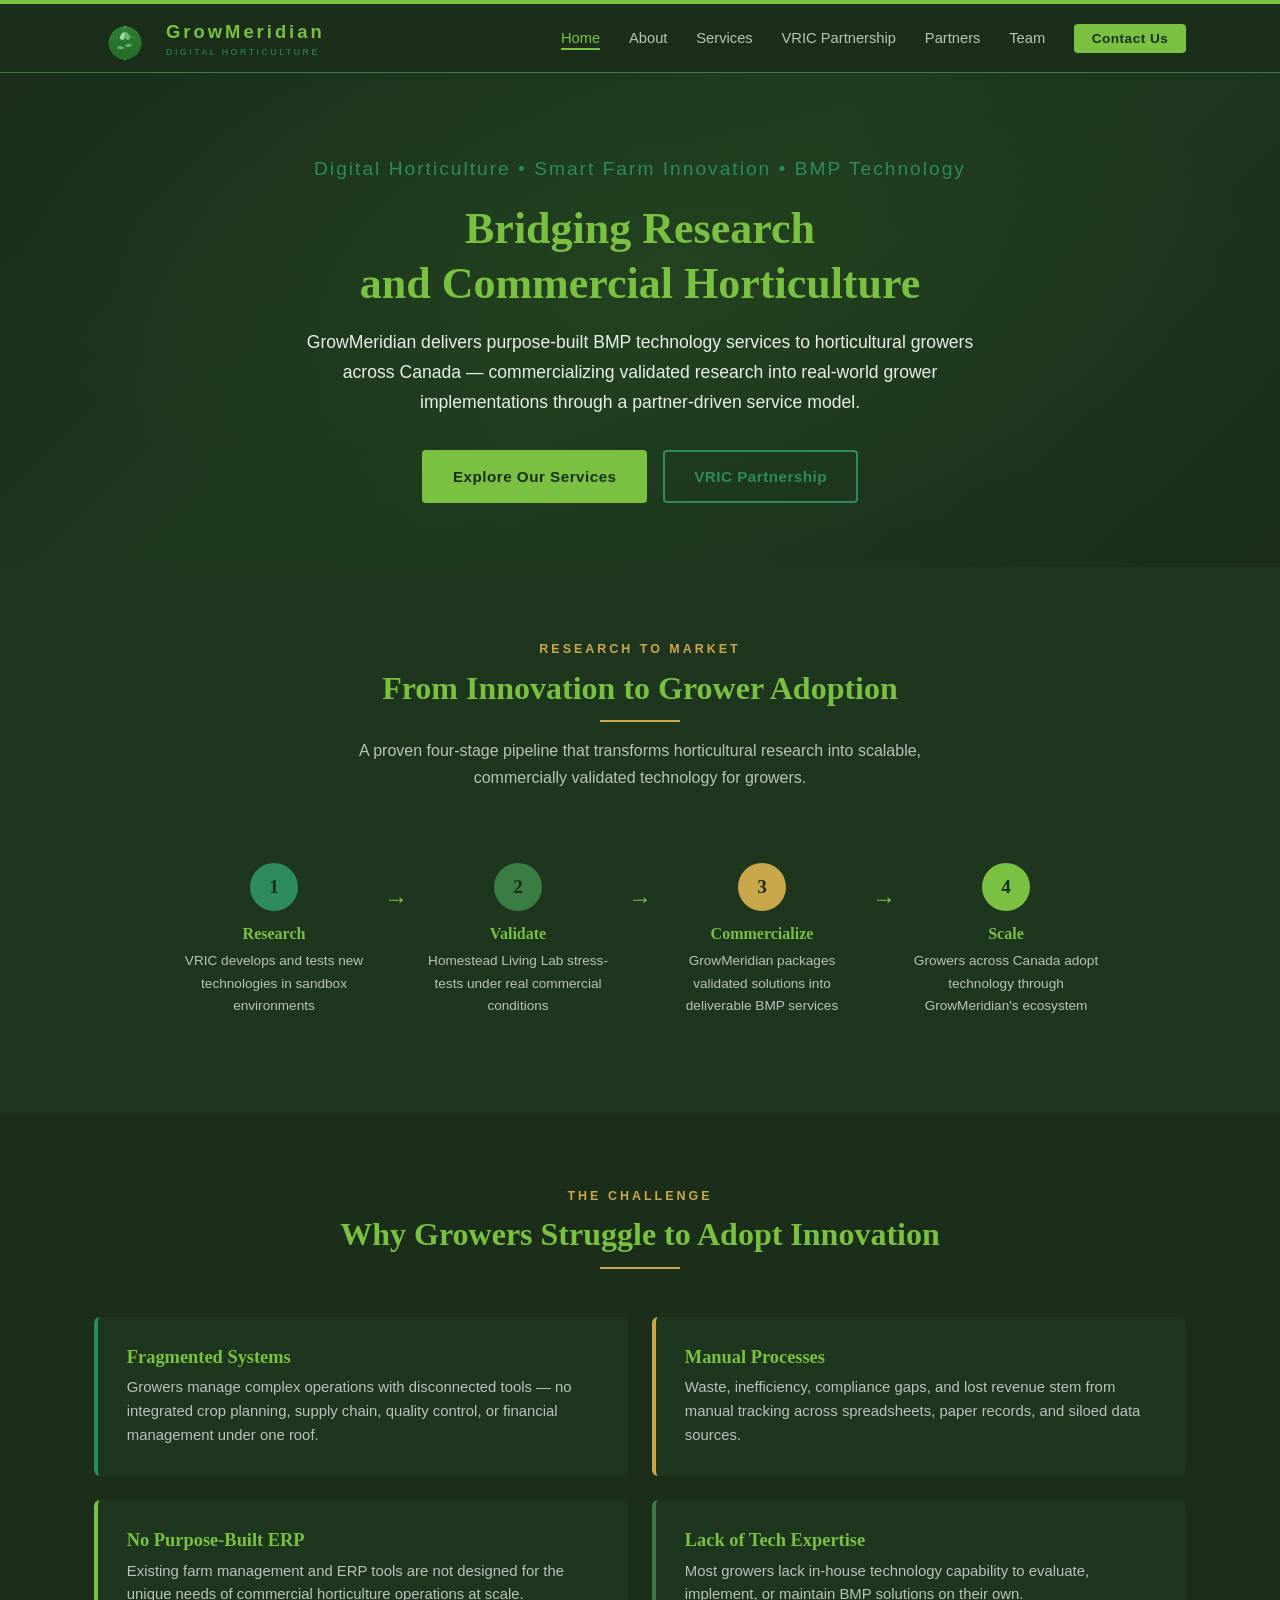
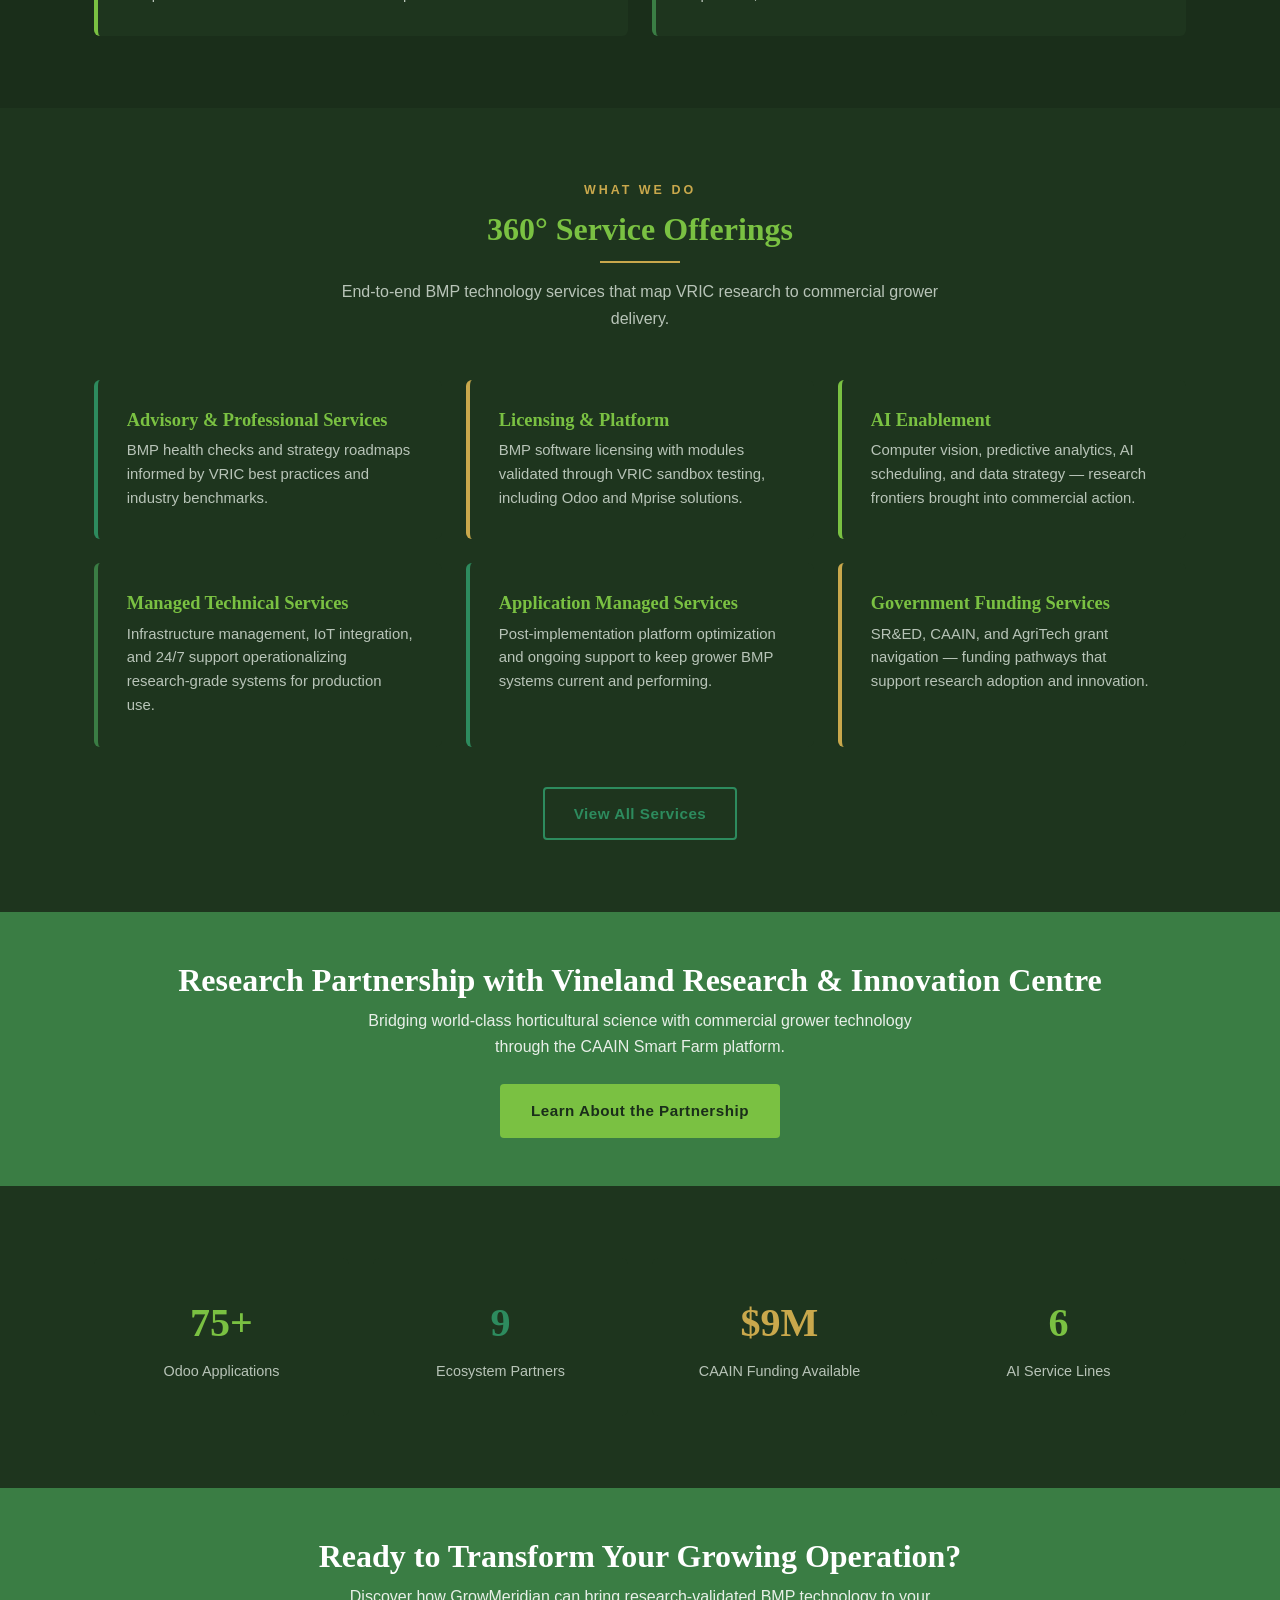
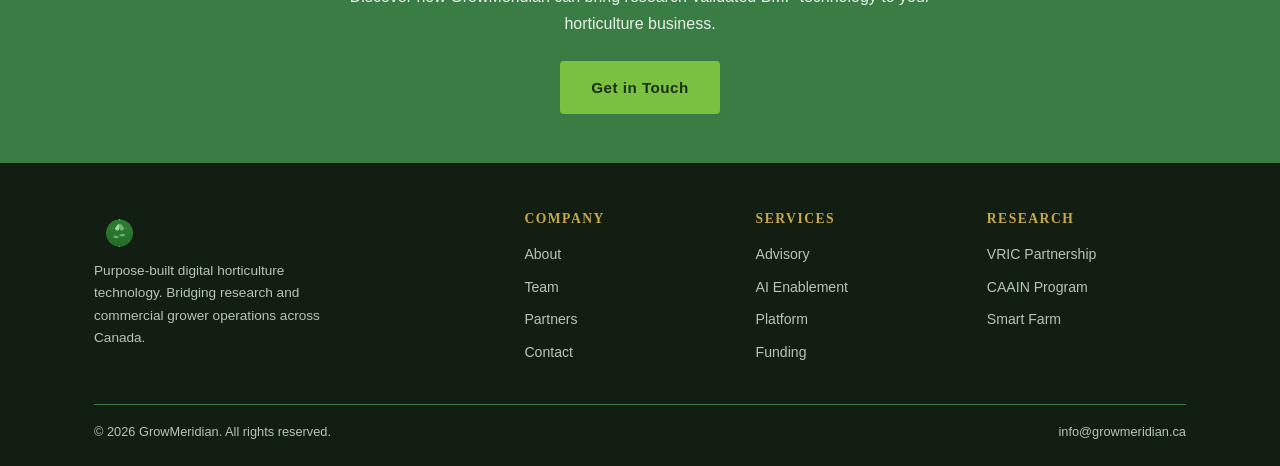
<file: index.html>
<!DOCTYPE html>
<html lang="en">
<head>
  <meta charset="UTF-8">
  <meta name="viewport" content="width=device-width, initial-scale=1.0">
  <title>GrowMeridian | Digital Horticulture &amp; Smart Farm Technology</title>
  <meta name="description" content="GrowMeridian delivers purpose-built BMP technology, AI-powered ERP solutions, and smart farm innovation to commercial horticulture growers across Canada. VRIC research partner.">
  <meta name="keywords" content="digital horticulture, smart farm, BMP technology, ERP horticulture, greenhouse technology, Vineland Research, VRIC, agtech Canada, grower technology, precision agriculture, Odoo horticulture, Mprise ERP">
  <meta name="robots" content="index, follow">
  <link rel="canonical" href="https://growmeridian.ca/">

  <!-- Open Graph -->
  <meta property="og:title" content="GrowMeridian | Digital Horticulture & Smart Farm Technology">
  <meta property="og:description" content="Purpose-built BMP technology and AI-powered solutions for commercial horticulture growers across Canada.">
  <meta property="og:type" content="website">
  <meta property="og:url" content="https://growmeridian.ca/">
  <meta property="og:image" content="https://growmeridian.ca/images/logo.png">
  <meta property="og:site_name" content="GrowMeridian">

  <!-- Twitter Card -->
  <meta name="twitter:card" content="summary_large_image">
  <meta name="twitter:title" content="GrowMeridian | Digital Horticulture">
  <meta name="twitter:description" content="Purpose-built BMP technology for commercial horticulture growers.">

  <!-- Structured Data -->
  <script type="application/ld+json">
  {
    "@context": "https://schema.org",
    "@type": "Organization",
    "name": "GrowMeridian",
    "description": "Digital horticulture company delivering purpose-built BMP technology, AI-powered ERP solutions, and smart farm innovation to commercial growers across Canada.",
    "url": "https://growmeridian.ca",
    "logo": "https://growmeridian.ca/images/logo.png",
    "sameAs": [],
    "contactPoint": {
      "@type": "ContactPoint",
      "email": "info@growmeridian.ca",
      "contactType": "sales"
    },
    "areaServed": "CA",
    "knowsAbout": ["Digital Horticulture", "Smart Farm Technology", "BMP Solutions", "Agricultural ERP", "AI in Agriculture"]
  }
  </script>

  <link rel="stylesheet" href="css/style.css">
</head>
<body>

<div class="accent-bar"></div>

<!-- ═══ HEADER ═══ -->
<header>
  <div class="container">
    <a href="index.html" class="logo-link">
      <img src="images/logo-icon.png" alt="GrowMeridian logo" width="44" height="31">
      <div>
        <span>GrowMeridian</span>
        <small>Digital Horticulture</small>
      </div>
    </a>
    <button class="menu-toggle" aria-label="Toggle navigation">
      <span></span><span></span><span></span>
    </button>
    <nav>
      <ul>
        <li><a href="index.html" class="active">Home</a></li>
        <li><a href="about.html">About</a></li>
        <li><a href="services.html">Services</a></li>
        <li><a href="vric-partnership.html">VRIC Partnership</a></li>
        <li><a href="partners.html">Partners</a></li>
        <li><a href="team.html">Team</a></li>
        <li><a href="contact.html" class="nav-cta">Contact Us</a></li>
      </ul>
    </nav>
  </div>
</header>

<!-- ═══ HERO ═══ -->
<section class="hero">
  <div class="container">
    <p class="tagline">Digital Horticulture &bull; Smart Farm Innovation &bull; BMP Technology</p>
    <h1>Bridging Research<br>and <span class="brand-green">Commercial Horticulture</span></h1>
    <p class="subtitle">GrowMeridian delivers purpose-built BMP technology services to horticultural growers across Canada &mdash; commercializing validated research into real-world grower implementations through a partner-driven service model.</p>
    <div class="cta-row">
      <a href="services.html" class="btn btn-primary">Explore Our Services</a>
      <a href="vric-partnership.html" class="btn btn-outline">VRIC Partnership</a>
    </div>
  </div>
</section>

<!-- ═══ VALUE PIPELINE ═══ -->
<section>
  <div class="container">
    <div class="section-header">
      <p class="overline">Research to Market</p>
      <h2>From Innovation to Grower Adoption</h2>
      <div class="divider-line"></div>
      <p>A proven four-stage pipeline that transforms horticultural research into scalable, commercially validated technology for growers.</p>
    </div>

    <div class="pipeline">
      <div class="pipeline-step">
        <div class="step-num" style="background:var(--teal);">1</div>
        <h4>Research</h4>
        <p>VRIC develops and tests new technologies in sandbox environments</p>
      </div>
      <div class="pipeline-arrow">&rarr;</div>
      <div class="pipeline-step">
        <div class="step-num" style="background:var(--mid-green);">2</div>
        <h4>Validate</h4>
        <p>Homestead Living Lab stress-tests under real commercial conditions</p>
      </div>
      <div class="pipeline-arrow">&rarr;</div>
      <div class="pipeline-step">
        <div class="step-num" style="background:var(--gold);">3</div>
        <h4>Commercialize</h4>
        <p>GrowMeridian packages validated solutions into deliverable BMP services</p>
      </div>
      <div class="pipeline-arrow">&rarr;</div>
      <div class="pipeline-step">
        <div class="step-num" style="background:var(--primary);">4</div>
        <h4>Scale</h4>
        <p>Growers across Canada adopt technology through GrowMeridian's ecosystem</p>
      </div>
    </div>
  </div>
</section>

<!-- ═══ THE PROBLEM ═══ -->
<section>
  <div class="container">
    <div class="section-header">
      <p class="overline">The Challenge</p>
      <h2>Why Growers Struggle to Adopt Innovation</h2>
      <div class="divider-line"></div>
    </div>

    <div class="card-grid cols-2">
      <article class="card border-teal">
        <h3>Fragmented Systems</h3>
        <p>Growers manage complex operations with disconnected tools &mdash; no integrated crop planning, supply chain, quality control, or financial management under one roof.</p>
      </article>
      <article class="card border-gold">
        <h3>Manual Processes</h3>
        <p>Waste, inefficiency, compliance gaps, and lost revenue stem from manual tracking across spreadsheets, paper records, and siloed data sources.</p>
      </article>
      <article class="card">
        <h3>No Purpose-Built ERP</h3>
        <p>Existing farm management and ERP tools are not designed for the unique needs of commercial horticulture operations at scale.</p>
      </article>
      <article class="card border-mid">
        <h3>Lack of Tech Expertise</h3>
        <p>Most growers lack in-house technology capability to evaluate, implement, or maintain BMP solutions on their own.</p>
      </article>
    </div>
  </div>
</section>

<!-- ═══ SERVICES PREVIEW ═══ -->
<section>
  <div class="container">
    <div class="section-header">
      <p class="overline">What We Do</p>
      <h2>360&deg; Service Offerings</h2>
      <div class="divider-line"></div>
      <p>End-to-end BMP technology services that map VRIC research to commercial grower delivery.</p>
    </div>

    <div class="card-grid cols-3">
      <article class="card border-teal">
        <h3>Advisory &amp; Professional Services</h3>
        <p>BMP health checks and strategy roadmaps informed by VRIC best practices and industry benchmarks.</p>
      </article>
      <article class="card border-gold">
        <h3>Licensing &amp; Platform</h3>
        <p>BMP software licensing with modules validated through VRIC sandbox testing, including Odoo and Mprise solutions.</p>
      </article>
      <article class="card">
        <h3>AI Enablement</h3>
        <p>Computer vision, predictive analytics, AI scheduling, and data strategy &mdash; research frontiers brought into commercial action.</p>
      </article>
      <article class="card border-mid">
        <h3>Managed Technical Services</h3>
        <p>Infrastructure management, IoT integration, and 24/7 support operationalizing research-grade systems for production use.</p>
      </article>
      <article class="card border-teal">
        <h3>Application Managed Services</h3>
        <p>Post-implementation platform optimization and ongoing support to keep grower BMP systems current and performing.</p>
      </article>
      <article class="card border-gold">
        <h3>Government Funding Services</h3>
        <p>SR&amp;ED, CAAIN, and AgriTech grant navigation &mdash; funding pathways that support research adoption and innovation.</p>
      </article>
    </div>

    <div style="text-align:center; margin-top:2.5rem;">
      <a href="services.html" class="btn btn-outline">View All Services</a>
    </div>
  </div>
</section>

<!-- ═══ VRIC PARTNERSHIP TEASER ═══ -->
<section class="cta-banner">
  <div class="container">
    <h2>Research Partnership with Vineland Research &amp; Innovation Centre</h2>
    <p>Bridging world-class horticultural science with commercial grower technology through the CAAIN Smart Farm platform.</p>
    <a href="vric-partnership.html" class="btn btn-primary">Learn About the Partnership</a>
  </div>
</section>

<!-- ═══ KEY STATS ═══ -->
<section>
  <div class="container">
    <div class="card-grid cols-4">
      <div class="stat-card">
        <div class="stat-value" style="color:var(--primary);">75+</div>
        <div class="stat-label">Odoo Applications</div>
      </div>
      <div class="stat-card">
        <div class="stat-value" style="color:var(--teal);">9</div>
        <div class="stat-label">Ecosystem Partners</div>
      </div>
      <div class="stat-card">
        <div class="stat-value" style="color:var(--gold);">$9M</div>
        <div class="stat-label">CAAIN Funding Available</div>
      </div>
      <div class="stat-card">
        <div class="stat-value" style="color:var(--primary);">6</div>
        <div class="stat-label">AI Service Lines</div>
      </div>
    </div>
  </div>
</section>

<!-- ═══ CTA ═══ -->
<section class="cta-banner">
  <div class="container">
    <h2>Ready to Transform Your Growing Operation?</h2>
    <p>Discover how GrowMeridian can bring research-validated BMP technology to your horticulture business.</p>
    <a href="contact.html" class="btn btn-primary">Get in Touch</a>
  </div>
</section>

<!-- ═══ FOOTER ═══ -->
<footer>
  <div class="container">
    <div class="footer-grid">
      <div class="footer-brand">
        <img src="images/logo-icon.png" alt="GrowMeridian" height="36">
        <p>Purpose-built digital horticulture technology. Bridging research and commercial grower operations across Canada.</p>
      </div>
      <div>
        <h4>Company</h4>
        <ul>
          <li><a href="about.html">About</a></li>
          <li><a href="team.html">Team</a></li>
          <li><a href="partners.html">Partners</a></li>
          <li><a href="contact.html">Contact</a></li>
        </ul>
      </div>
      <div>
        <h4>Services</h4>
        <ul>
          <li><a href="services.html">Advisory</a></li>
          <li><a href="services.html#ai">AI Enablement</a></li>
          <li><a href="services.html#platform">Platform</a></li>
          <li><a href="services.html#funding">Funding</a></li>
        </ul>
      </div>
      <div>
        <h4>Research</h4>
        <ul>
          <li><a href="vric-partnership.html">VRIC Partnership</a></li>
          <li><a href="vric-partnership.html#caain">CAAIN Program</a></li>
          <li><a href="vric-partnership.html#smartfarm">Smart Farm</a></li>
        </ul>
      </div>
    </div>
    <div class="footer-bottom">
      <span>&copy; 2026 GrowMeridian. All rights reserved.</span>
      <span>info@growmeridian.ca</span>
    </div>
  </div>
</footer>

<script src="js/main.js"></script>
</body>
</html>
</file>
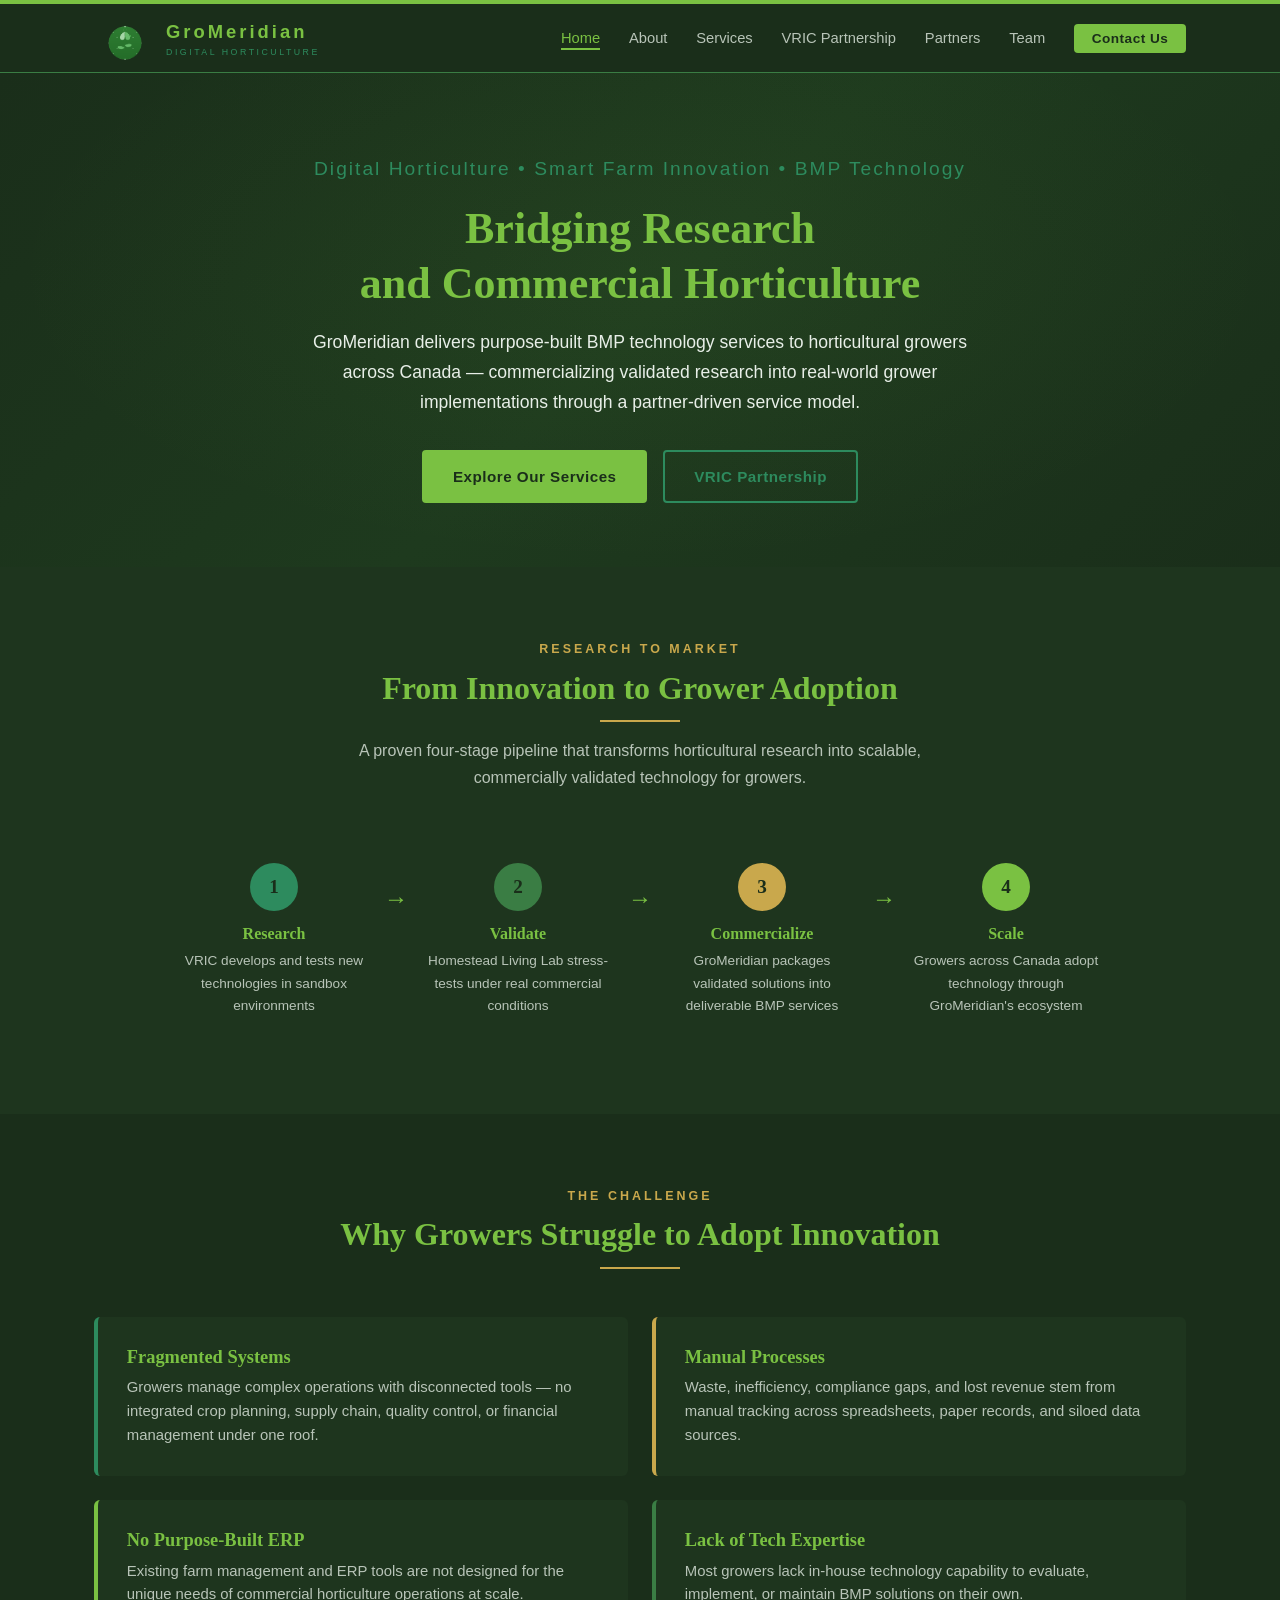
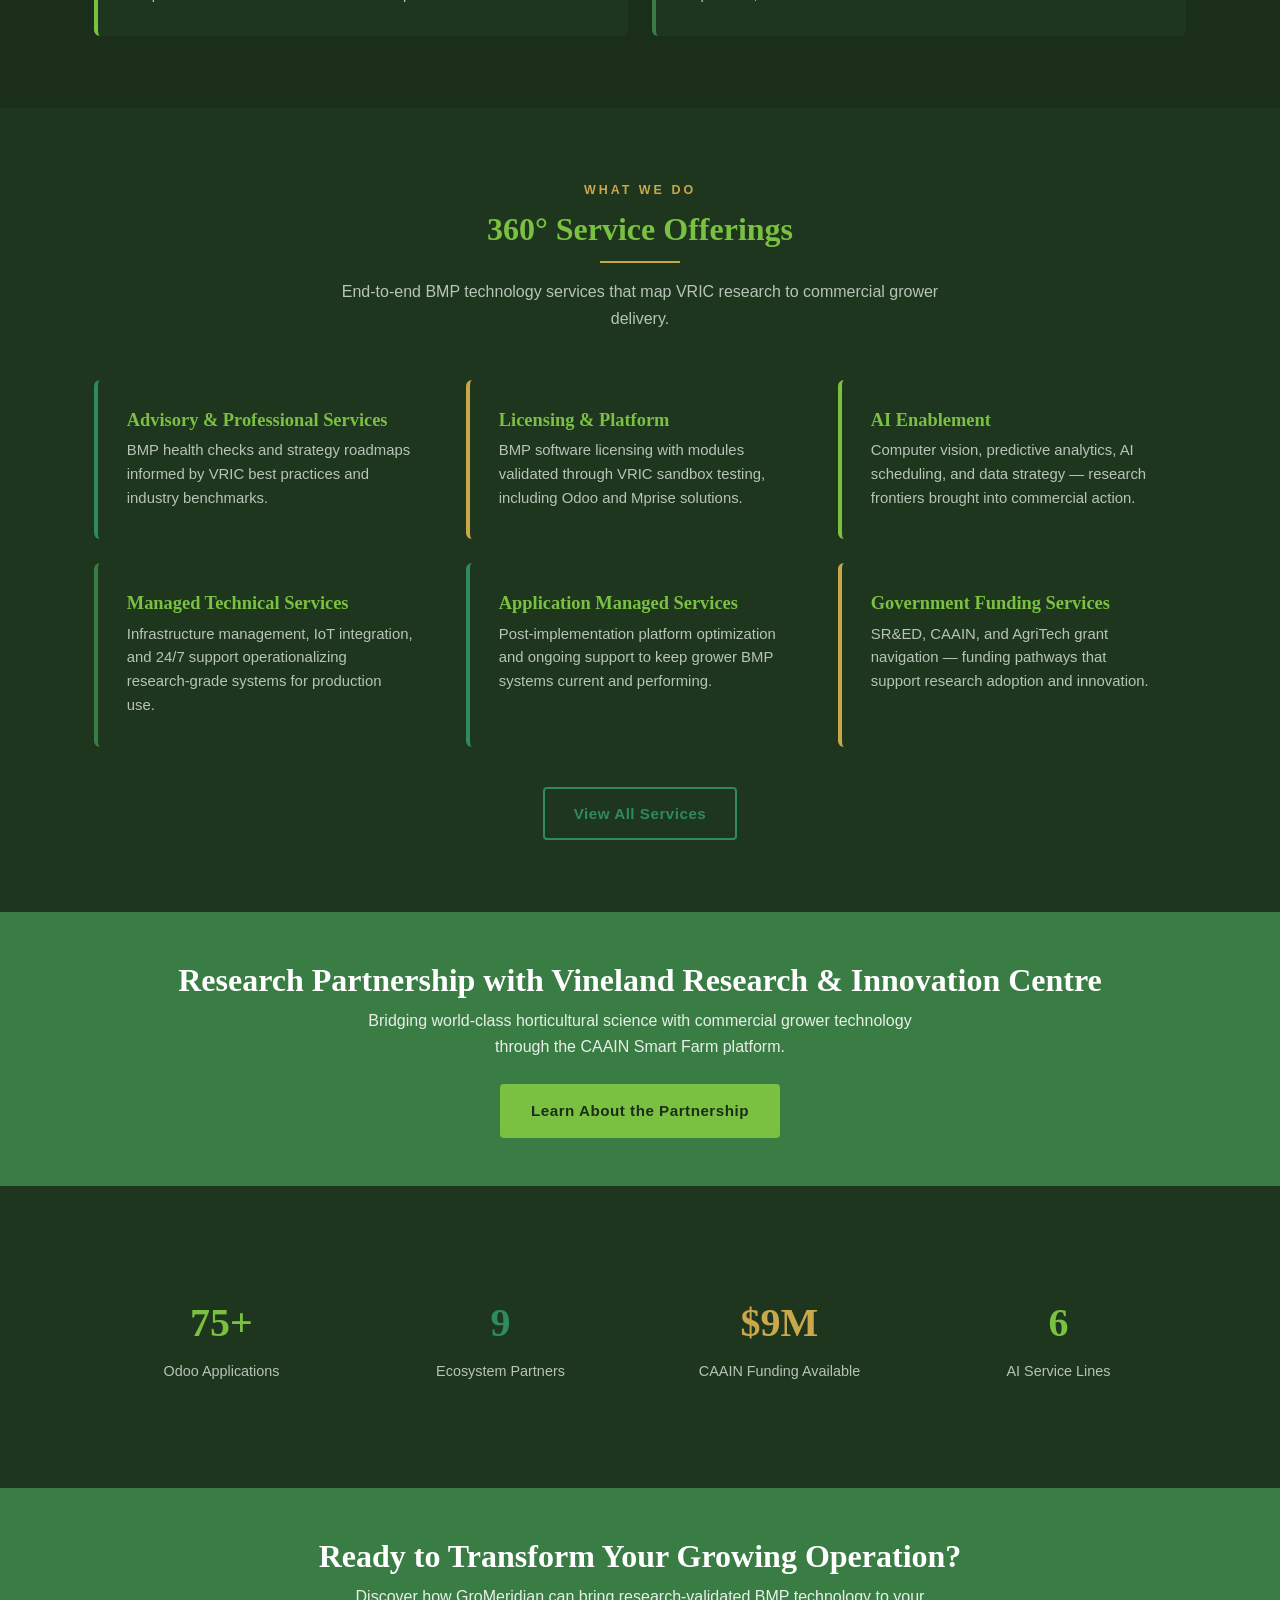
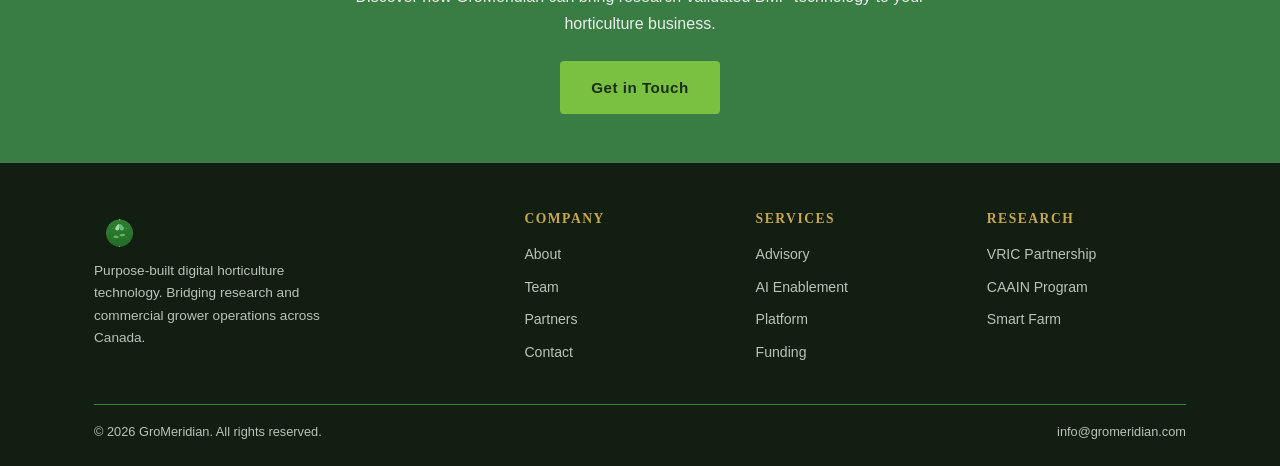
<file: Archive/index.html>
<!DOCTYPE html>
<html lang="en">
<head>
  <meta charset="UTF-8">
  <meta name="viewport" content="width=device-width, initial-scale=1.0">
  <title>GroMeridian | Digital Horticulture &amp; Smart Farm Technology</title>
  <meta name="description" content="GroMeridian delivers purpose-built BMP technology, AI-powered ERP solutions, and smart farm innovation to commercial horticulture growers across Canada. VRIC research partner.">
  <meta name="keywords" content="digital horticulture, smart farm, BMP technology, ERP horticulture, greenhouse technology, Vineland Research, VRIC, agtech Canada, grower technology, precision agriculture, Odoo horticulture, Mprise ERP">
  <meta name="robots" content="index, follow">
  <link rel="canonical" href="https://gromeridian.com/">

  <!-- Open Graph -->
  <meta property="og:title" content="GroMeridian | Digital Horticulture & Smart Farm Technology">
  <meta property="og:description" content="Purpose-built BMP technology and AI-powered solutions for commercial horticulture growers across Canada.">
  <meta property="og:type" content="website">
  <meta property="og:url" content="https://gromeridian.com/">
  <meta property="og:image" content="https://gromeridian.com/images/logo.png">
  <meta property="og:site_name" content="GroMeridian">

  <!-- Twitter Card -->
  <meta name="twitter:card" content="summary_large_image">
  <meta name="twitter:title" content="GroMeridian | Digital Horticulture">
  <meta name="twitter:description" content="Purpose-built BMP technology for commercial horticulture growers.">

  <!-- Structured Data -->
  <script type="application/ld+json">
  {
    "@context": "https://schema.org",
    "@type": "Organization",
    "name": "GroMeridian",
    "description": "Digital horticulture company delivering purpose-built BMP technology, AI-powered ERP solutions, and smart farm innovation to commercial growers across Canada.",
    "url": "https://gromeridian.com",
    "logo": "https://gromeridian.com/images/logo.png",
    "sameAs": [],
    "contactPoint": {
      "@type": "ContactPoint",
      "email": "info@gromeridian.com",
      "contactType": "sales"
    },
    "areaServed": "CA",
    "knowsAbout": ["Digital Horticulture", "Smart Farm Technology", "BMP Solutions", "Agricultural ERP", "AI in Agriculture"]
  }
  </script>

  <link rel="stylesheet" href="css/style.css">
</head>
<body>

<div class="accent-bar"></div>

<!-- ═══ HEADER ═══ -->
<header>
  <div class="container">
    <a href="index.html" class="logo-link">
      <img src="images/logo-icon.png" alt="GroMeridian logo" width="44" height="31">
      <div>
        <span>GroMeridian</span>
        <small>Digital Horticulture</small>
      </div>
    </a>
    <button class="menu-toggle" aria-label="Toggle navigation">
      <span></span><span></span><span></span>
    </button>
    <nav>
      <ul>
        <li><a href="index.html" class="active">Home</a></li>
        <li><a href="about.html">About</a></li>
        <li><a href="services.html">Services</a></li>
        <li><a href="vric-partnership.html">VRIC Partnership</a></li>
        <li><a href="partners.html">Partners</a></li>
        <li><a href="team.html">Team</a></li>
        <li><a href="contact.html" class="nav-cta">Contact Us</a></li>
      </ul>
    </nav>
  </div>
</header>

<!-- ═══ HERO ═══ -->
<section class="hero">
  <div class="container">
    <p class="tagline">Digital Horticulture &bull; Smart Farm Innovation &bull; BMP Technology</p>
    <h1>Bridging Research<br>and <span class="brand-green">Commercial Horticulture</span></h1>
    <p class="subtitle">GroMeridian delivers purpose-built BMP technology services to horticultural growers across Canada &mdash; commercializing validated research into real-world grower implementations through a partner-driven service model.</p>
    <div class="cta-row">
      <a href="services.html" class="btn btn-primary">Explore Our Services</a>
      <a href="vric-partnership.html" class="btn btn-outline">VRIC Partnership</a>
    </div>
  </div>
</section>

<!-- ═══ VALUE PIPELINE ═══ -->
<section>
  <div class="container">
    <div class="section-header">
      <p class="overline">Research to Market</p>
      <h2>From Innovation to Grower Adoption</h2>
      <div class="divider-line"></div>
      <p>A proven four-stage pipeline that transforms horticultural research into scalable, commercially validated technology for growers.</p>
    </div>

    <div class="pipeline">
      <div class="pipeline-step">
        <div class="step-num" style="background:var(--teal);">1</div>
        <h4>Research</h4>
        <p>VRIC develops and tests new technologies in sandbox environments</p>
      </div>
      <div class="pipeline-arrow">&rarr;</div>
      <div class="pipeline-step">
        <div class="step-num" style="background:var(--mid-green);">2</div>
        <h4>Validate</h4>
        <p>Homestead Living Lab stress-tests under real commercial conditions</p>
      </div>
      <div class="pipeline-arrow">&rarr;</div>
      <div class="pipeline-step">
        <div class="step-num" style="background:var(--gold);">3</div>
        <h4>Commercialize</h4>
        <p>GroMeridian packages validated solutions into deliverable BMP services</p>
      </div>
      <div class="pipeline-arrow">&rarr;</div>
      <div class="pipeline-step">
        <div class="step-num" style="background:var(--primary);">4</div>
        <h4>Scale</h4>
        <p>Growers across Canada adopt technology through GroMeridian's ecosystem</p>
      </div>
    </div>
  </div>
</section>

<!-- ═══ THE PROBLEM ═══ -->
<section>
  <div class="container">
    <div class="section-header">
      <p class="overline">The Challenge</p>
      <h2>Why Growers Struggle to Adopt Innovation</h2>
      <div class="divider-line"></div>
    </div>

    <div class="card-grid cols-2">
      <article class="card border-teal">
        <h3>Fragmented Systems</h3>
        <p>Growers manage complex operations with disconnected tools &mdash; no integrated crop planning, supply chain, quality control, or financial management under one roof.</p>
      </article>
      <article class="card border-gold">
        <h3>Manual Processes</h3>
        <p>Waste, inefficiency, compliance gaps, and lost revenue stem from manual tracking across spreadsheets, paper records, and siloed data sources.</p>
      </article>
      <article class="card">
        <h3>No Purpose-Built ERP</h3>
        <p>Existing farm management and ERP tools are not designed for the unique needs of commercial horticulture operations at scale.</p>
      </article>
      <article class="card border-mid">
        <h3>Lack of Tech Expertise</h3>
        <p>Most growers lack in-house technology capability to evaluate, implement, or maintain BMP solutions on their own.</p>
      </article>
    </div>
  </div>
</section>

<!-- ═══ SERVICES PREVIEW ═══ -->
<section>
  <div class="container">
    <div class="section-header">
      <p class="overline">What We Do</p>
      <h2>360&deg; Service Offerings</h2>
      <div class="divider-line"></div>
      <p>End-to-end BMP technology services that map VRIC research to commercial grower delivery.</p>
    </div>

    <div class="card-grid cols-3">
      <article class="card border-teal">
        <h3>Advisory &amp; Professional Services</h3>
        <p>BMP health checks and strategy roadmaps informed by VRIC best practices and industry benchmarks.</p>
      </article>
      <article class="card border-gold">
        <h3>Licensing &amp; Platform</h3>
        <p>BMP software licensing with modules validated through VRIC sandbox testing, including Odoo and Mprise solutions.</p>
      </article>
      <article class="card">
        <h3>AI Enablement</h3>
        <p>Computer vision, predictive analytics, AI scheduling, and data strategy &mdash; research frontiers brought into commercial action.</p>
      </article>
      <article class="card border-mid">
        <h3>Managed Technical Services</h3>
        <p>Infrastructure management, IoT integration, and 24/7 support operationalizing research-grade systems for production use.</p>
      </article>
      <article class="card border-teal">
        <h3>Application Managed Services</h3>
        <p>Post-implementation platform optimization and ongoing support to keep grower BMP systems current and performing.</p>
      </article>
      <article class="card border-gold">
        <h3>Government Funding Services</h3>
        <p>SR&amp;ED, CAAIN, and AgriTech grant navigation &mdash; funding pathways that support research adoption and innovation.</p>
      </article>
    </div>

    <div style="text-align:center; margin-top:2.5rem;">
      <a href="services.html" class="btn btn-outline">View All Services</a>
    </div>
  </div>
</section>

<!-- ═══ VRIC PARTNERSHIP TEASER ═══ -->
<section class="cta-banner">
  <div class="container">
    <h2>Research Partnership with Vineland Research &amp; Innovation Centre</h2>
    <p>Bridging world-class horticultural science with commercial grower technology through the CAAIN Smart Farm platform.</p>
    <a href="vric-partnership.html" class="btn btn-primary">Learn About the Partnership</a>
  </div>
</section>

<!-- ═══ KEY STATS ═══ -->
<section>
  <div class="container">
    <div class="card-grid cols-4">
      <div class="stat-card">
        <div class="stat-value" style="color:var(--primary);">75+</div>
        <div class="stat-label">Odoo Applications</div>
      </div>
      <div class="stat-card">
        <div class="stat-value" style="color:var(--teal);">9</div>
        <div class="stat-label">Ecosystem Partners</div>
      </div>
      <div class="stat-card">
        <div class="stat-value" style="color:var(--gold);">$9M</div>
        <div class="stat-label">CAAIN Funding Available</div>
      </div>
      <div class="stat-card">
        <div class="stat-value" style="color:var(--primary);">6</div>
        <div class="stat-label">AI Service Lines</div>
      </div>
    </div>
  </div>
</section>

<!-- ═══ CTA ═══ -->
<section class="cta-banner">
  <div class="container">
    <h2>Ready to Transform Your Growing Operation?</h2>
    <p>Discover how GroMeridian can bring research-validated BMP technology to your horticulture business.</p>
    <a href="contact.html" class="btn btn-primary">Get in Touch</a>
  </div>
</section>

<!-- ═══ FOOTER ═══ -->
<footer>
  <div class="container">
    <div class="footer-grid">
      <div class="footer-brand">
        <img src="images/logo-icon.png" alt="GroMeridian" height="36">
        <p>Purpose-built digital horticulture technology. Bridging research and commercial grower operations across Canada.</p>
      </div>
      <div>
        <h4>Company</h4>
        <ul>
          <li><a href="about.html">About</a></li>
          <li><a href="team.html">Team</a></li>
          <li><a href="partners.html">Partners</a></li>
          <li><a href="contact.html">Contact</a></li>
        </ul>
      </div>
      <div>
        <h4>Services</h4>
        <ul>
          <li><a href="services.html">Advisory</a></li>
          <li><a href="services.html#ai">AI Enablement</a></li>
          <li><a href="services.html#platform">Platform</a></li>
          <li><a href="services.html#funding">Funding</a></li>
        </ul>
      </div>
      <div>
        <h4>Research</h4>
        <ul>
          <li><a href="vric-partnership.html">VRIC Partnership</a></li>
          <li><a href="vric-partnership.html#caain">CAAIN Program</a></li>
          <li><a href="vric-partnership.html#smartfarm">Smart Farm</a></li>
        </ul>
      </div>
    </div>
    <div class="footer-bottom">
      <span>&copy; 2026 GroMeridian. All rights reserved.</span>
      <span>info@gromeridian.com</span>
    </div>
  </div>
</footer>

<script src="js/main.js"></script>
</body>
</html>
</file>
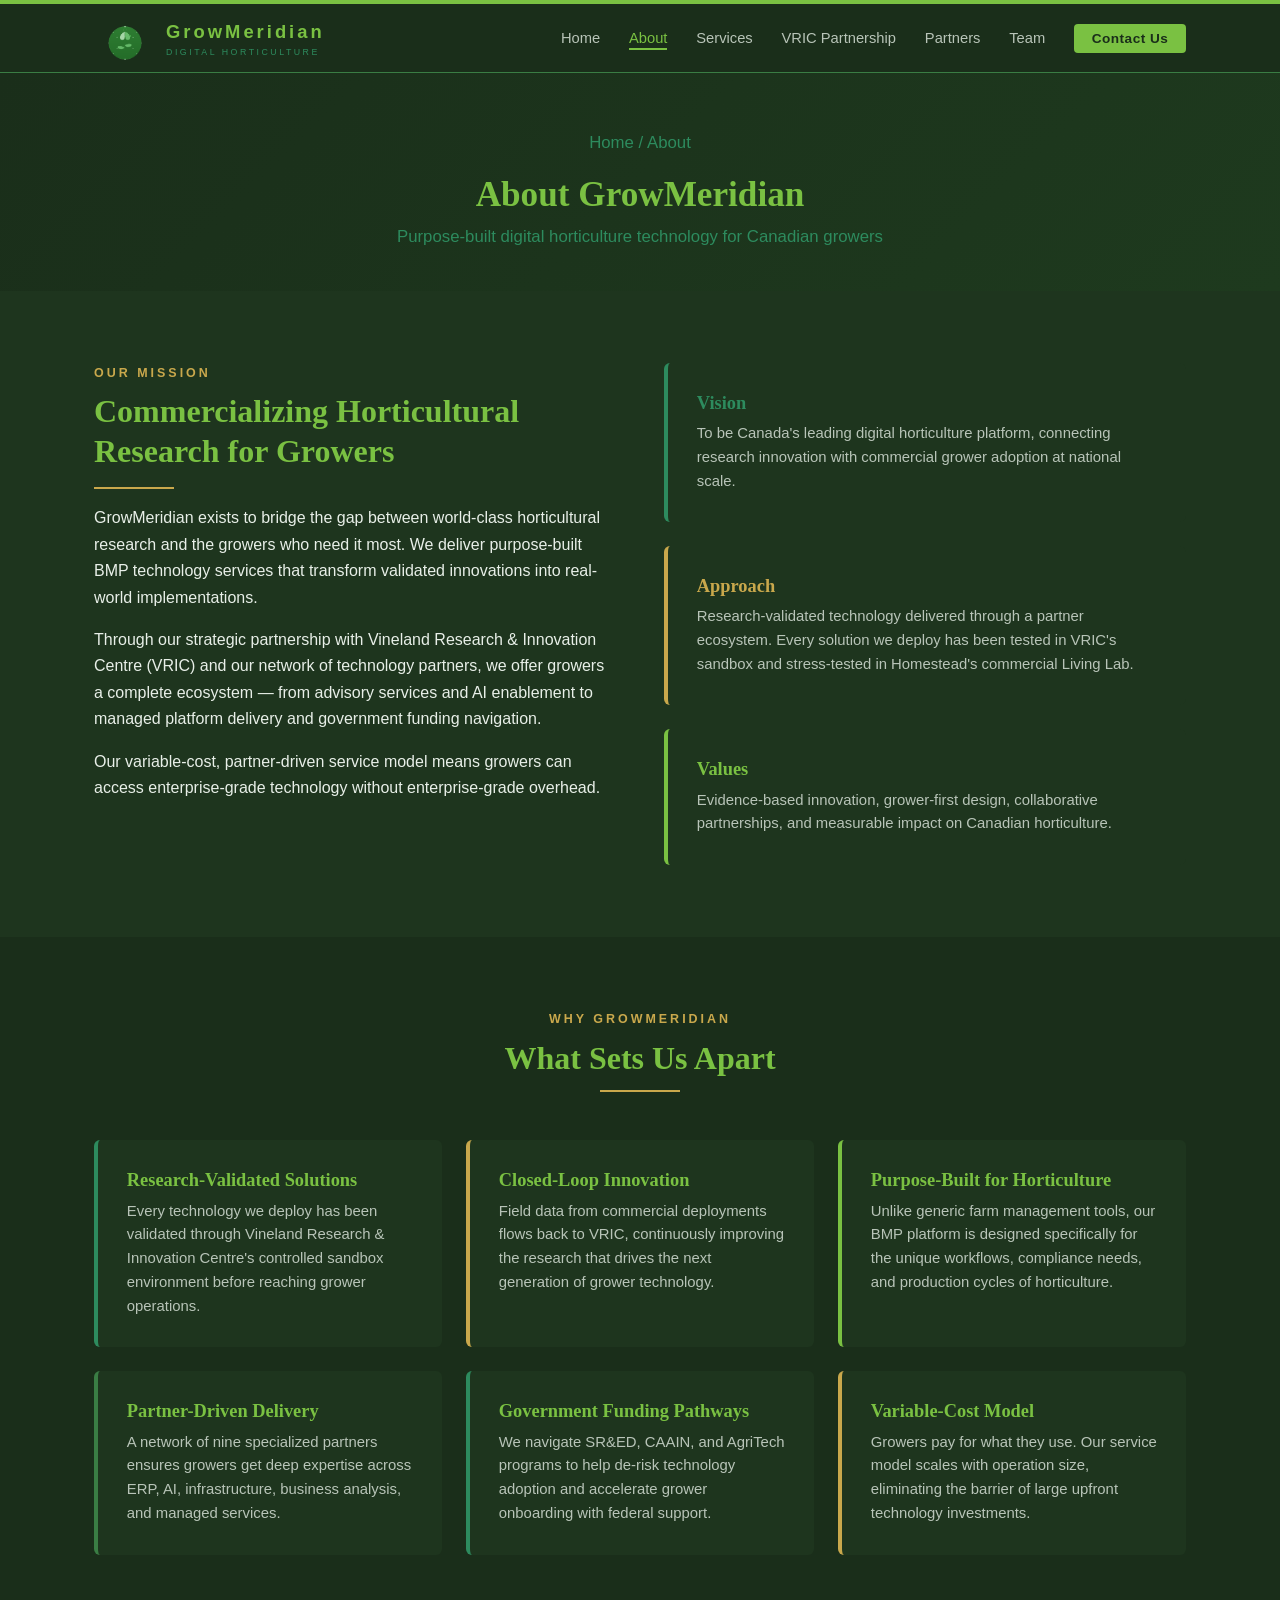
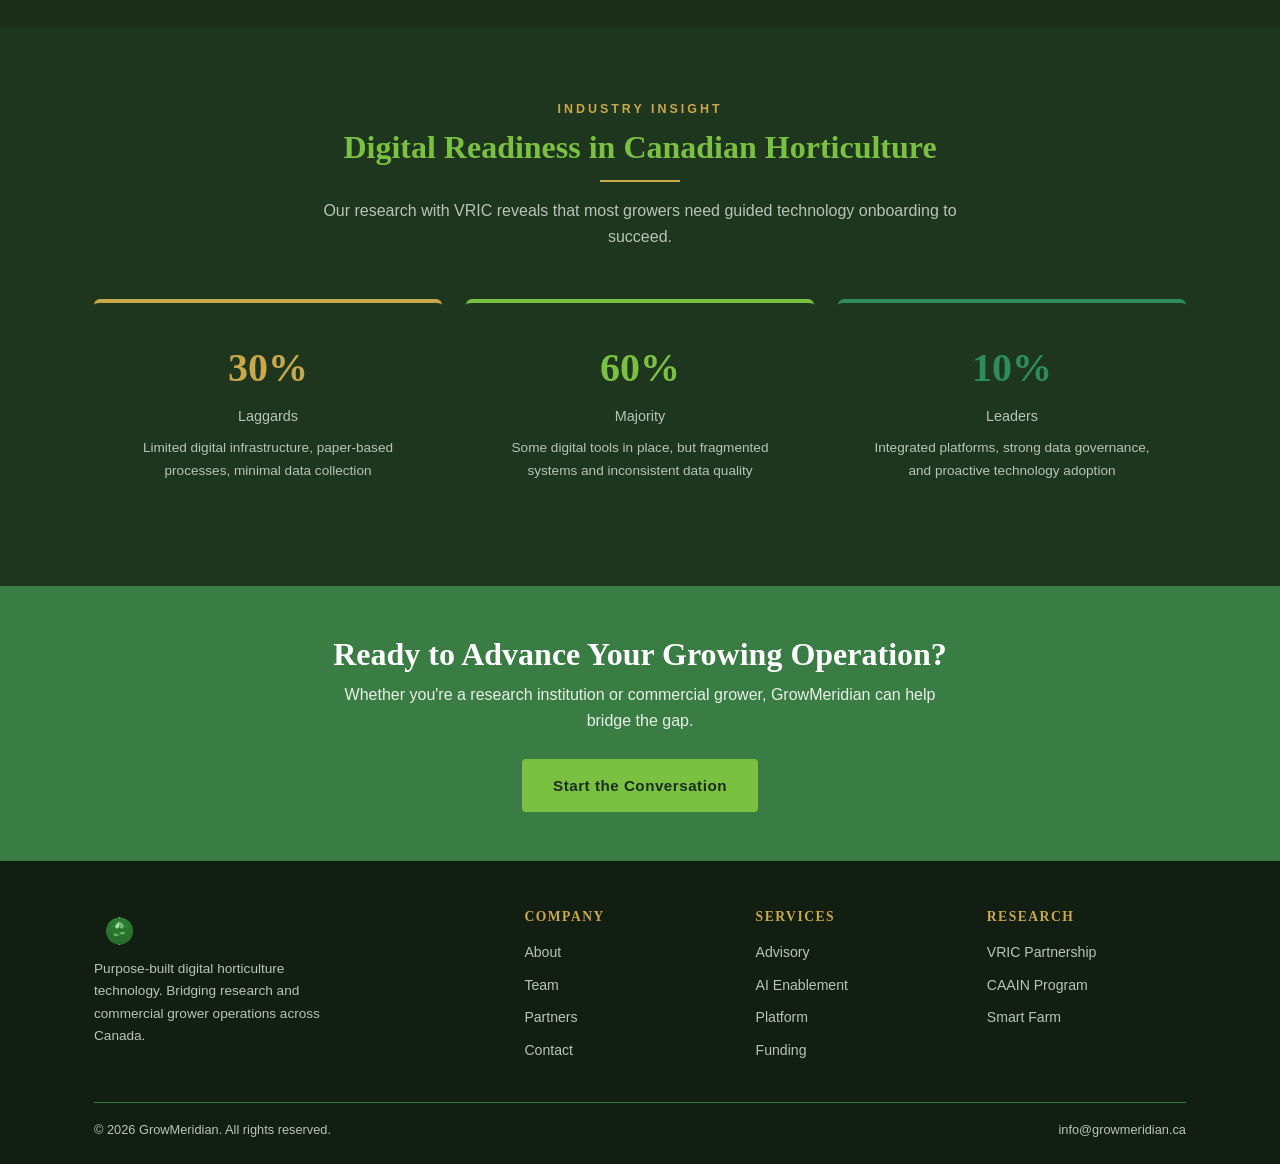
<file: about.html>
<!DOCTYPE html>
<html lang="en">
<head>
  <meta charset="UTF-8">
  <meta name="viewport" content="width=device-width, initial-scale=1.0">
  <title>About GrowMeridian | Digital Horticulture Company</title>
  <meta name="description" content="GrowMeridian is a Canadian digital horticulture company delivering purpose-built BMP technology services to commercial growers. Learn about our mission, vision, and research-to-market approach.">
  <meta name="keywords" content="about GrowMeridian, digital horticulture company, Canadian agtech, BMP technology, horticulture ERP, smart farm innovation">
  <link rel="canonical" href="https://growmeridian.ca/about.html">
  <meta property="og:title" content="About GrowMeridian | Digital Horticulture Company">
  <meta property="og:description" content="Canadian digital horticulture company delivering purpose-built BMP technology to commercial growers.">
  <meta property="og:url" content="https://growmeridian.ca/about.html">
  <script type="application/ld+json">
  {
    "@context": "https://schema.org",
    "@type": "AboutPage",
    "name": "About GrowMeridian",
    "description": "GrowMeridian is a Canadian digital horticulture company bridging research and commercial grower operations.",
    "mainEntity": {
      "@type": "Organization",
      "name": "GrowMeridian",
      "foundingLocation": "Canada",
      "knowsAbout": ["Digital Horticulture", "BMP Technology", "Smart Farm Networks", "Agricultural AI"]
    }
  }
  </script>
  <link rel="stylesheet" href="css/style.css">
</head>
<body>

<div class="accent-bar"></div>
<header>
  <div class="container">
    <a href="index.html" class="logo-link">
      <img src="images/logo-icon.png" alt="GrowMeridian logo" width="44" height="31">
      <div><span>GrowMeridian</span><small>Digital Horticulture</small></div>
    </a>
    <button class="menu-toggle" aria-label="Toggle navigation"><span></span><span></span><span></span></button>
    <nav>
      <ul>
        <li><a href="index.html">Home</a></li>
        <li><a href="about.html">About</a></li>
        <li><a href="services.html">Services</a></li>
        <li><a href="vric-partnership.html">VRIC Partnership</a></li>
        <li><a href="partners.html">Partners</a></li>
        <li><a href="team.html">Team</a></li>
        <li><a href="contact.html" class="nav-cta">Contact Us</a></li>
      </ul>
    </nav>
  </div>
</header>

<section class="page-hero">
  <div class="container">
    <p class="breadcrumb"><a href="index.html">Home</a> / About</p>
    <h1>About GrowMeridian</h1>
    <p>Purpose-built digital horticulture technology for Canadian growers</p>
  </div>
</section>

<!-- ═══ MISSION ═══ -->
<section>
  <div class="container">
    <div class="split">
      <div>
        <p class="overline" style="color:var(--gold);letter-spacing:3px;font-size:.78rem;font-weight:700;text-transform:uppercase;margin-bottom:.5rem;">Our Mission</p>
        <h2>Commercializing Horticultural Research for Growers</h2>
        <div class="divider-line" style="margin:0.8rem 0 1rem;"></div>
        <p style="margin-bottom:1rem;">GrowMeridian exists to bridge the gap between world-class horticultural research and the growers who need it most. We deliver purpose-built BMP technology services that transform validated innovations into real-world implementations.</p>
        <p style="margin-bottom:1rem;">Through our strategic partnership with Vineland Research &amp; Innovation Centre (VRIC) and our network of technology partners, we offer growers a complete ecosystem &mdash; from advisory services and AI enablement to managed platform delivery and government funding navigation.</p>
        <p>Our variable-cost, partner-driven service model means growers can access enterprise-grade technology without enterprise-grade overhead.</p>
      </div>
      <div>
        <div class="card" style="border-left-color:var(--teal);margin-bottom:1.5rem;">
          <h3 style="color:var(--teal);">Vision</h3>
          <p>To be Canada's leading digital horticulture platform, connecting research innovation with commercial grower adoption at national scale.</p>
        </div>
        <div class="card" style="border-left-color:var(--gold);margin-bottom:1.5rem;">
          <h3 style="color:var(--gold);">Approach</h3>
          <p>Research-validated technology delivered through a partner ecosystem. Every solution we deploy has been tested in VRIC's sandbox and stress-tested in Homestead's commercial Living Lab.</p>
        </div>
        <div class="card">
          <h3>Values</h3>
          <p>Evidence-based innovation, grower-first design, collaborative partnerships, and measurable impact on Canadian horticulture.</p>
        </div>
      </div>
    </div>
  </div>
</section>

<!-- ═══ WHY GROWMERIDIAN ═══ -->
<section>
  <div class="container">
    <div class="section-header">
      <p class="overline">Why GrowMeridian</p>
      <h2>What Sets Us Apart</h2>
      <div class="divider-line"></div>
    </div>
    <div class="card-grid cols-3">
      <article class="card border-teal">
        <h3>Research-Validated Solutions</h3>
        <p>Every technology we deploy has been validated through Vineland Research &amp; Innovation Centre's controlled sandbox environment before reaching grower operations.</p>
      </article>
      <article class="card border-gold">
        <h3>Closed-Loop Innovation</h3>
        <p>Field data from commercial deployments flows back to VRIC, continuously improving the research that drives the next generation of grower technology.</p>
      </article>
      <article class="card">
        <h3>Purpose-Built for Horticulture</h3>
        <p>Unlike generic farm management tools, our BMP platform is designed specifically for the unique workflows, compliance needs, and production cycles of horticulture.</p>
      </article>
      <article class="card border-mid">
        <h3>Partner-Driven Delivery</h3>
        <p>A network of nine specialized partners ensures growers get deep expertise across ERP, AI, infrastructure, business analysis, and managed services.</p>
      </article>
      <article class="card border-teal">
        <h3>Government Funding Pathways</h3>
        <p>We navigate SR&amp;ED, CAAIN, and AgriTech programs to help de-risk technology adoption and accelerate grower onboarding with federal support.</p>
      </article>
      <article class="card border-gold">
        <h3>Variable-Cost Model</h3>
        <p>Growers pay for what they use. Our service model scales with operation size, eliminating the barrier of large upfront technology investments.</p>
      </article>
    </div>
  </div>
</section>

<!-- ═══ DIGITAL READINESS ═══ -->
<section>
  <div class="container">
    <div class="section-header">
      <p class="overline">Industry Insight</p>
      <h2>Digital Readiness in Canadian Horticulture</h2>
      <div class="divider-line"></div>
      <p>Our research with VRIC reveals that most growers need guided technology onboarding to succeed.</p>
    </div>
    <div class="card-grid cols-3">
      <div class="stat-card" style="border-top:4px solid var(--gold);">
        <div class="stat-value" style="color:var(--gold);">30%</div>
        <div class="stat-label">Laggards</div>
        <p style="font-size:.85rem;color:var(--gray);margin-top:.5rem;">Limited digital infrastructure, paper-based processes, minimal data collection</p>
      </div>
      <div class="stat-card" style="border-top:4px solid var(--primary);">
        <div class="stat-value" style="color:var(--primary);">60%</div>
        <div class="stat-label">Majority</div>
        <p style="font-size:.85rem;color:var(--gray);margin-top:.5rem;">Some digital tools in place, but fragmented systems and inconsistent data quality</p>
      </div>
      <div class="stat-card" style="border-top:4px solid var(--teal);">
        <div class="stat-value" style="color:var(--teal);">10%</div>
        <div class="stat-label">Leaders</div>
        <p style="font-size:.85rem;color:var(--gray);margin-top:.5rem;">Integrated platforms, strong data governance, and proactive technology adoption</p>
      </div>
    </div>
  </div>
</section>

<!-- ═══ CTA ═══ -->
<section class="cta-banner">
  <div class="container">
    <h2>Ready to Advance Your Growing Operation?</h2>
    <p>Whether you're a research institution or commercial grower, GrowMeridian can help bridge the gap.</p>
    <a href="contact.html" class="btn btn-primary">Start the Conversation</a>
  </div>
</section>

<footer>
  <div class="container">
    <div class="footer-grid">
      <div class="footer-brand">
        <img src="images/logo-icon.png" alt="GrowMeridian" height="36">
        <p>Purpose-built digital horticulture technology. Bridging research and commercial grower operations across Canada.</p>
      </div>
      <div><h4>Company</h4><ul><li><a href="about.html">About</a></li><li><a href="team.html">Team</a></li><li><a href="partners.html">Partners</a></li><li><a href="contact.html">Contact</a></li></ul></div>
      <div><h4>Services</h4><ul><li><a href="services.html">Advisory</a></li><li><a href="services.html#ai">AI Enablement</a></li><li><a href="services.html#platform">Platform</a></li><li><a href="services.html#funding">Funding</a></li></ul></div>
      <div><h4>Research</h4><ul><li><a href="vric-partnership.html">VRIC Partnership</a></li><li><a href="vric-partnership.html#caain">CAAIN Program</a></li><li><a href="vric-partnership.html#smartfarm">Smart Farm</a></li></ul></div>
    </div>
    <div class="footer-bottom">
      <span>&copy; 2026 GrowMeridian. All rights reserved.</span>
      <span>info@growmeridian.ca</span>
    </div>
  </div>
</footer>
<script src="js/main.js"></script>
</body>
</html>
</file>
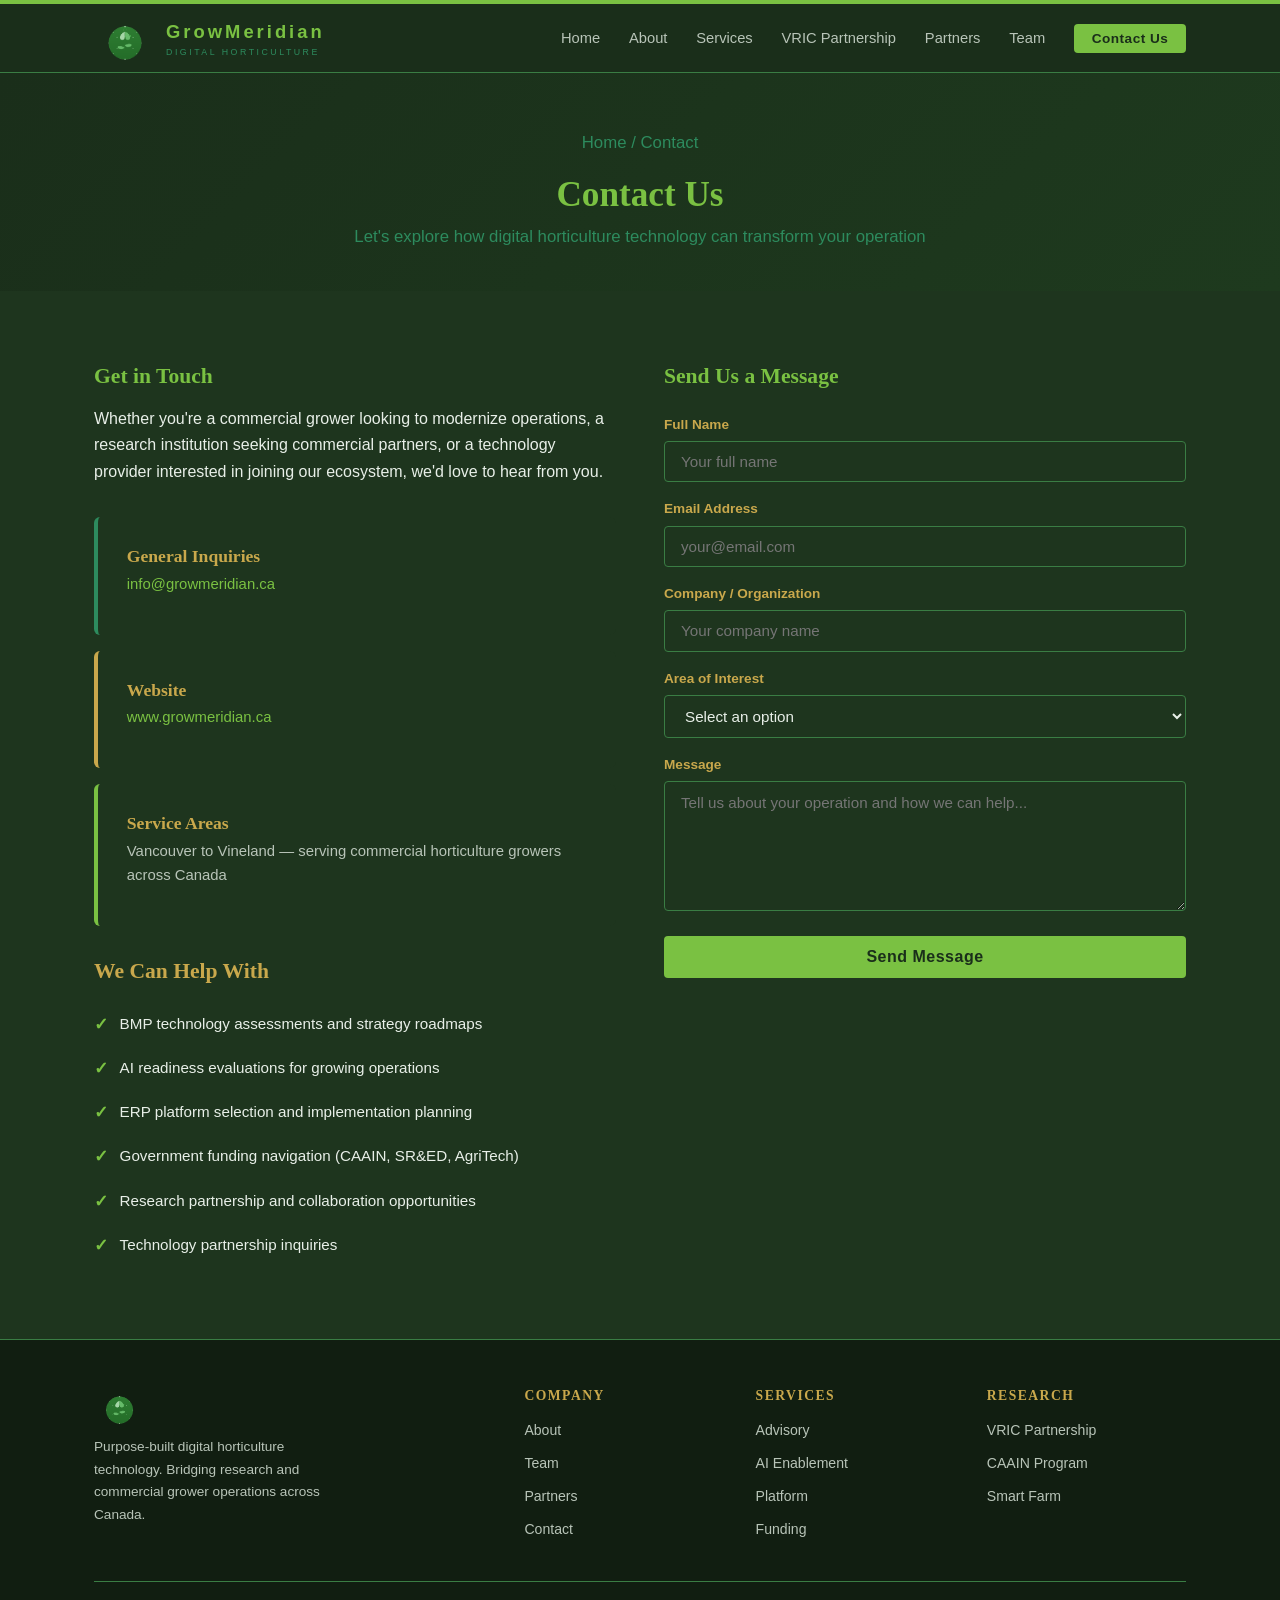
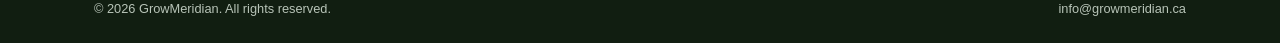
<file: contact.html>
<!DOCTYPE html>
<html lang="en">
<head>
  <meta charset="UTF-8">
  <meta name="viewport" content="width=device-width, initial-scale=1.0">
  <title>Contact GrowMeridian | Digital Horticulture Consultation</title>
  <meta name="description" content="Contact GrowMeridian for digital horticulture consulting, BMP technology services, AI enablement, or partnership inquiries. Serving commercial growers across Canada.">
  <meta name="keywords" content="contact GrowMeridian, horticulture consulting, digital agriculture consultation, BMP technology inquiry, agtech partnership Canada">
  <link rel="canonical" href="https://growmeridian.ca/contact.html">
  <meta property="og:title" content="Contact GrowMeridian | Digital Horticulture">
  <meta property="og:description" content="Get in touch for digital horticulture consulting and BMP technology services.">
  <meta property="og:url" content="https://growmeridian.ca/contact.html">
  <script type="application/ld+json">
  {
    "@context": "https://schema.org",
    "@type": "ContactPage",
    "name": "Contact GrowMeridian",
    "mainEntity": {
      "@type": "Organization",
      "name": "GrowMeridian",
      "email": "info@growmeridian.ca",
      "url": "https://growmeridian.ca"
    }
  }
  </script>
  <link rel="stylesheet" href="css/style.css">
</head>
<body>

<div class="accent-bar"></div>
<header>
  <div class="container">
    <a href="index.html" class="logo-link">
      <img src="images/logo-icon.png" alt="GrowMeridian logo" width="44" height="31">
      <div><span>GrowMeridian</span><small>Digital Horticulture</small></div>
    </a>
    <button class="menu-toggle" aria-label="Toggle navigation"><span></span><span></span><span></span></button>
    <nav>
      <ul>
        <li><a href="index.html">Home</a></li>
        <li><a href="about.html">About</a></li>
        <li><a href="services.html">Services</a></li>
        <li><a href="vric-partnership.html">VRIC Partnership</a></li>
        <li><a href="partners.html">Partners</a></li>
        <li><a href="team.html">Team</a></li>
        <li><a href="contact.html" class="nav-cta">Contact Us</a></li>
      </ul>
    </nav>
  </div>
</header>

<section class="page-hero">
  <div class="container">
    <p class="breadcrumb"><a href="index.html">Home</a> / Contact</p>
    <h1>Contact Us</h1>
    <p>Let's explore how digital horticulture technology can transform your operation</p>
  </div>
</section>

<section>
  <div class="container">
    <div class="contact-grid">
      <div class="contact-info">
        <h3 style="color:var(--primary);">Get in Touch</h3>
        <p>Whether you're a commercial grower looking to modernize operations, a research institution seeking commercial partners, or a technology provider interested in joining our ecosystem, we'd love to hear from you.</p>

        <div style="margin-top:2rem;">
          <div class="card border-teal" style="margin-bottom:1rem;">
            <h4>General Inquiries</h4>
            <p style="margin-top:.3rem;"><a href="mailto:info@growmeridian.ca">info@growmeridian.ca</a></p>
          </div>
          <div class="card border-gold" style="margin-bottom:1rem;">
            <h4>Website</h4>
            <p style="margin-top:.3rem;"><a href="https://growmeridian.ca">www.growmeridian.ca</a></p>
          </div>
          <div class="card" style="margin-bottom:1rem;">
            <h4>Service Areas</h4>
            <p style="margin-top:.3rem;">Vancouver to Vineland &mdash; serving commercial horticulture growers across Canada</p>
          </div>
        </div>

        <div style="margin-top:2rem;">
          <h3 style="color:var(--gold);margin-bottom:1rem;">We Can Help With</h3>
          <ul class="feature-list">
            <li>BMP technology assessments and strategy roadmaps</li>
            <li>AI readiness evaluations for growing operations</li>
            <li>ERP platform selection and implementation planning</li>
            <li>Government funding navigation (CAAIN, SR&amp;ED, AgriTech)</li>
            <li>Research partnership and collaboration opportunities</li>
            <li>Technology partnership inquiries</li>
          </ul>
        </div>
      </div>

      <div>
        <div class="contact-form">
          <h3 style="color:var(--primary);margin-bottom:1.5rem;">Send Us a Message</h3>

          <label for="name">Full Name</label>
          <input type="text" id="name" name="name" placeholder="Your full name" required>

          <label for="email">Email Address</label>
          <input type="email" id="email" name="email" placeholder="your@email.com" required>

          <label for="company">Company / Organization</label>
          <input type="text" id="company" name="company" placeholder="Your company name">

          <label for="interest">Area of Interest</label>
          <select id="interest" name="interest">
            <option value="">Select an option</option>
            <option value="advisory">Advisory & Professional Services</option>
            <option value="ai">AI Enablement</option>
            <option value="platform">Platform & Licensing</option>
            <option value="managed">Managed Services</option>
            <option value="funding">Government Funding</option>
            <option value="partnership">Partnership Inquiry</option>
            <option value="research">Research Collaboration</option>
            <option value="other">Other</option>
          </select>

          <label for="message">Message</label>
          <textarea id="message" name="message" placeholder="Tell us about your operation and how we can help..." required></textarea>

          <button type="submit" class="btn btn-primary" style="width:100%;border:none;cursor:pointer;font-size:1rem;">Send Message</button>
        </div>
      </div>
    </div>
  </div>
</section>

<footer>
  <div class="container">
    <div class="footer-grid">
      <div class="footer-brand"><img src="images/logo-icon.png" alt="GrowMeridian" height="36"><p>Purpose-built digital horticulture technology. Bridging research and commercial grower operations across Canada.</p></div>
      <div><h4>Company</h4><ul><li><a href="about.html">About</a></li><li><a href="team.html">Team</a></li><li><a href="partners.html">Partners</a></li><li><a href="contact.html">Contact</a></li></ul></div>
      <div><h4>Services</h4><ul><li><a href="services.html">Advisory</a></li><li><a href="services.html#ai">AI Enablement</a></li><li><a href="services.html#platform">Platform</a></li><li><a href="services.html#funding">Funding</a></li></ul></div>
      <div><h4>Research</h4><ul><li><a href="vric-partnership.html">VRIC Partnership</a></li><li><a href="vric-partnership.html#caain">CAAIN Program</a></li><li><a href="vric-partnership.html#smartfarm">Smart Farm</a></li></ul></div>
    </div>
    <div class="footer-bottom"><span>&copy; 2026 GrowMeridian. All rights reserved.</span><span>info@growmeridian.ca</span></div>
  </div>
</footer>
<script src="js/main.js"></script>
</body>
</html>
</file>
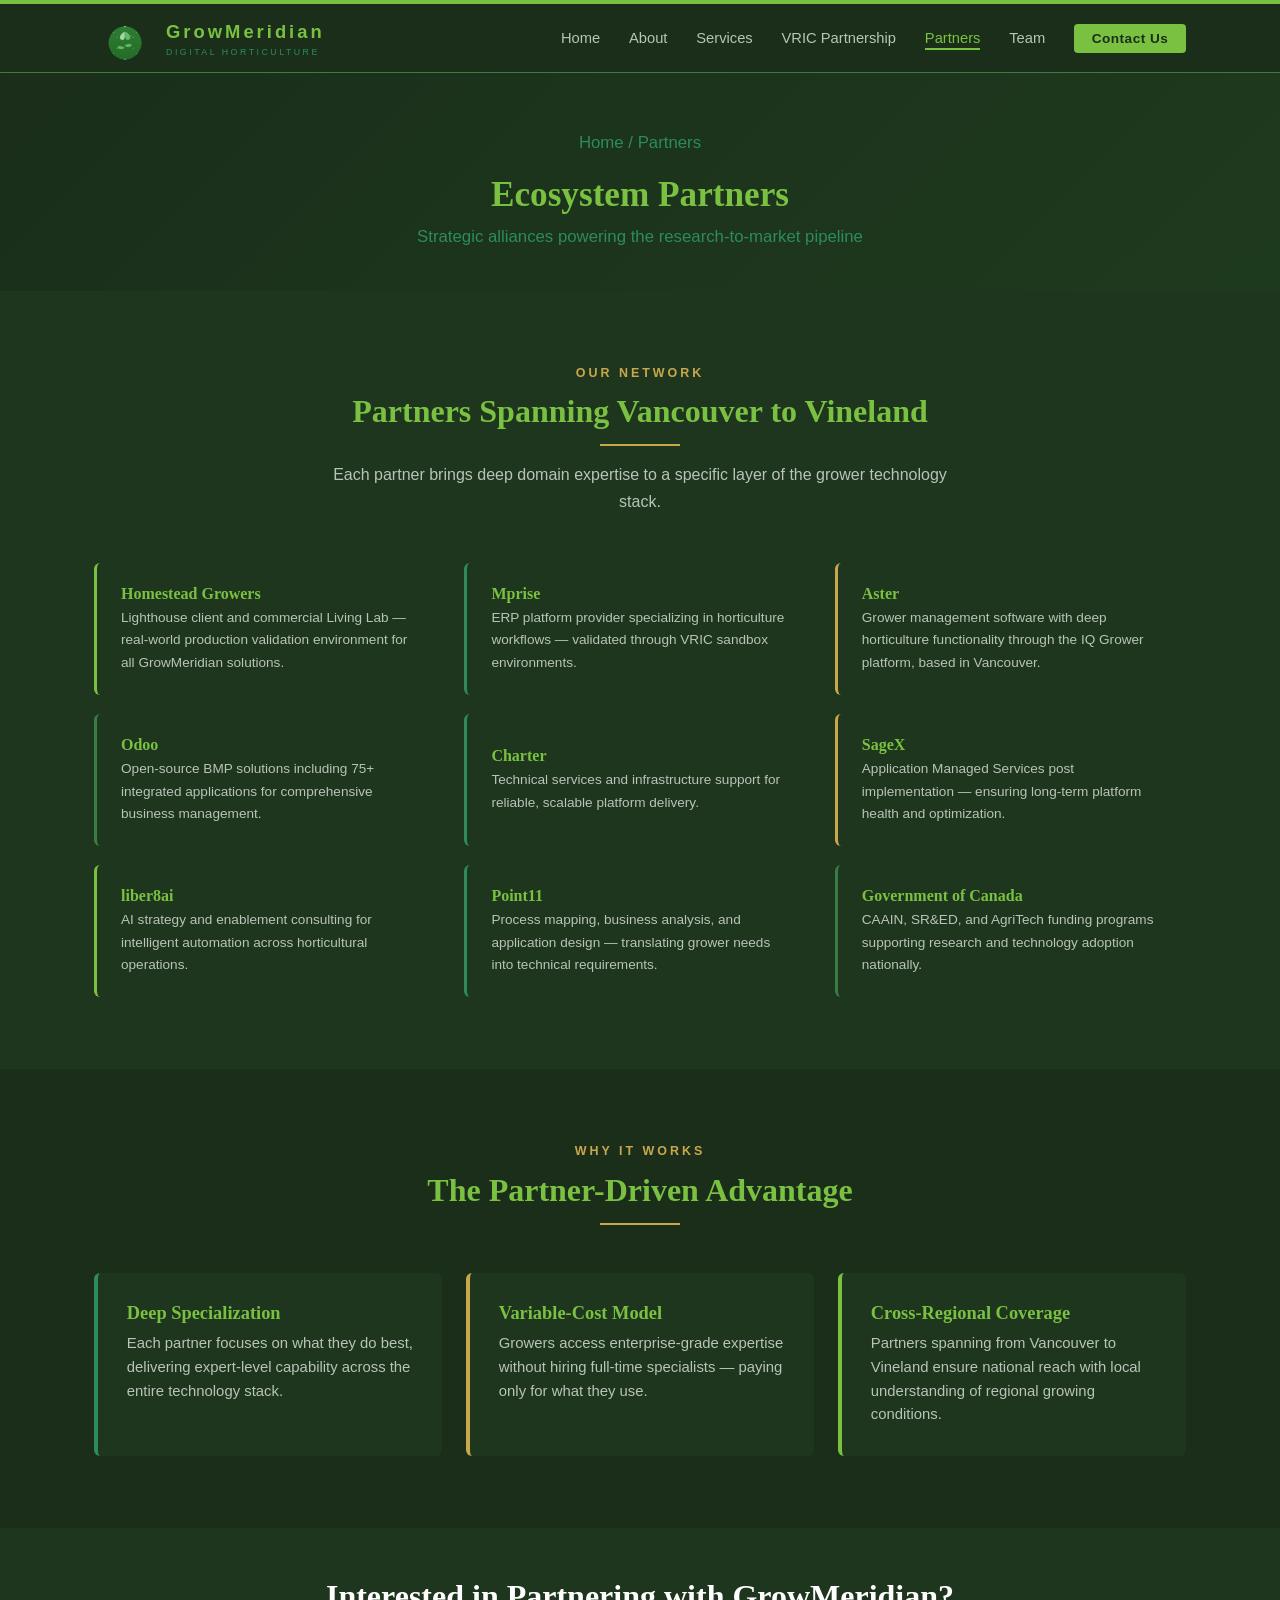
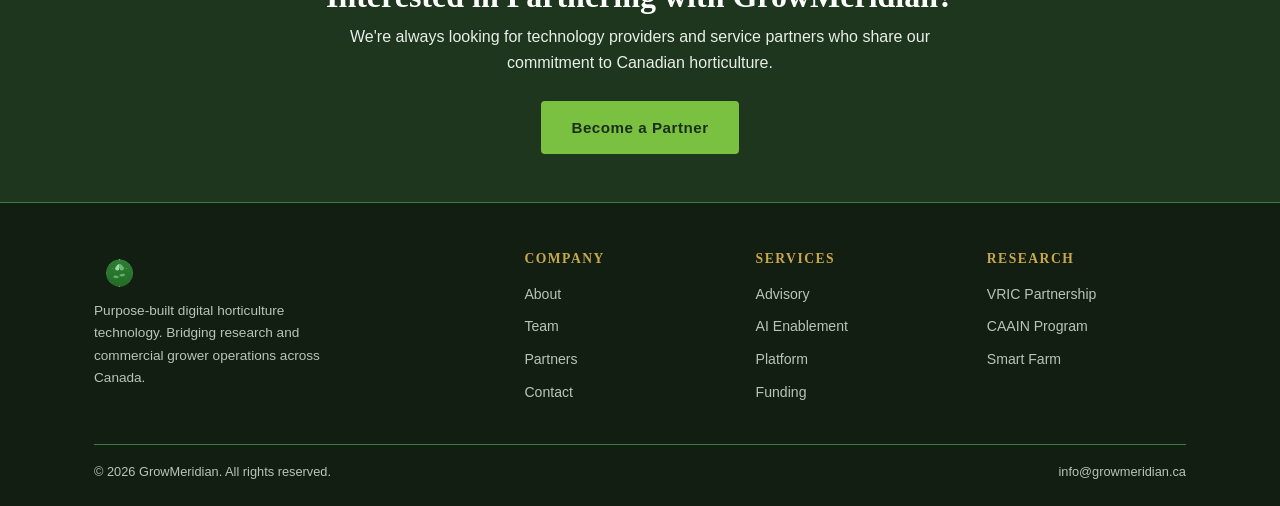
<file: partners.html>
<!DOCTYPE html>
<html lang="en">
<head>
  <meta charset="UTF-8">
  <meta name="viewport" content="width=device-width, initial-scale=1.0">
  <title>Partners | GrowMeridian Ecosystem &amp; Technology Alliances</title>
  <meta name="description" content="GrowMeridian's ecosystem of 9 strategic partners including Homestead Growers, Mprise, Aster, Odoo, Charter, SageX, liber8ai, Point11, and Government of Canada. Powering the research-to-market pipeline.">
  <meta name="keywords" content="GrowMeridian partners, Mprise ERP horticulture, Aster IQ Grower, Odoo agriculture, horticulture technology partners, agtech ecosystem Canada, Homestead Growers, CAAIN partners">
  <link rel="canonical" href="https://growmeridian.ca/partners.html">
  <meta property="og:title" content="Partners | GrowMeridian Ecosystem">
  <meta property="og:description" content="Nine strategic partners powering the research-to-market pipeline for Canadian horticulture.">
  <meta property="og:url" content="https://growmeridian.ca/partners.html">
  <script type="application/ld+json">
  {
    "@context": "https://schema.org",
    "@type": "WebPage",
    "name": "GrowMeridian Ecosystem Partners",
    "description": "Nine strategic technology partners powering the research-to-market pipeline for Canadian horticulture.",
    "mainEntity": {
      "@type": "Organization",
      "name": "GrowMeridian",
      "member": [
        {"@type": "Organization", "name": "Homestead Growers"},
        {"@type": "Organization", "name": "Mprise"},
        {"@type": "Organization", "name": "Aster"},
        {"@type": "Organization", "name": "Odoo"},
        {"@type": "Organization", "name": "Charter"},
        {"@type": "Organization", "name": "SageX"},
        {"@type": "Organization", "name": "liber8ai"},
        {"@type": "Organization", "name": "Point11"}
      ]
    }
  }
  </script>
  <link rel="stylesheet" href="css/style.css">
</head>
<body>

<div class="accent-bar"></div>
<header>
  <div class="container">
    <a href="index.html" class="logo-link">
      <img src="images/logo-icon.png" alt="GrowMeridian logo" width="44" height="31">
      <div><span>GrowMeridian</span><small>Digital Horticulture</small></div>
    </a>
    <button class="menu-toggle" aria-label="Toggle navigation"><span></span><span></span><span></span></button>
    <nav>
      <ul>
        <li><a href="index.html">Home</a></li>
        <li><a href="about.html">About</a></li>
        <li><a href="services.html">Services</a></li>
        <li><a href="vric-partnership.html">VRIC Partnership</a></li>
        <li><a href="partners.html">Partners</a></li>
        <li><a href="team.html">Team</a></li>
        <li><a href="contact.html" class="nav-cta">Contact Us</a></li>
      </ul>
    </nav>
  </div>
</header>

<section class="page-hero">
  <div class="container">
    <p class="breadcrumb"><a href="index.html">Home</a> / Partners</p>
    <h1>Ecosystem Partners</h1>
    <p>Strategic alliances powering the research-to-market pipeline</p>
  </div>
</section>

<section>
  <div class="container">
    <div class="section-header">
      <p class="overline">Our Network</p>
      <h2>Partners Spanning Vancouver to Vineland</h2>
      <div class="divider-line"></div>
      <p>Each partner brings deep domain expertise to a specific layer of the grower technology stack.</p>
    </div>

    <div class="partner-grid">
      <div class="partner-card" style="border-left-color:var(--primary);">
        <div>
          <h4>Homestead Growers</h4>
          <p>Lighthouse client and commercial Living Lab &mdash; real-world production validation environment for all GrowMeridian solutions.</p>
        </div>
      </div>
      <div class="partner-card" style="border-left-color:var(--teal);">
        <div>
          <h4>Mprise</h4>
          <p>ERP platform provider specializing in horticulture workflows &mdash; validated through VRIC sandbox environments.</p>
        </div>
      </div>
      <div class="partner-card" style="border-left-color:var(--gold);">
        <div>
          <h4>Aster</h4>
          <p>Grower management software with deep horticulture functionality through the IQ Grower platform, based in Vancouver.</p>
        </div>
      </div>
      <div class="partner-card" style="border-left-color:var(--mid-green);">
        <div>
          <h4>Odoo</h4>
          <p>Open-source BMP solutions including 75+ integrated applications for comprehensive business management.</p>
        </div>
      </div>
      <div class="partner-card" style="border-left-color:var(--teal);">
        <div>
          <h4>Charter</h4>
          <p>Technical services and infrastructure support for reliable, scalable platform delivery.</p>
        </div>
      </div>
      <div class="partner-card" style="border-left-color:var(--gold);">
        <div>
          <h4>SageX</h4>
          <p>Application Managed Services post implementation &mdash; ensuring long-term platform health and optimization.</p>
        </div>
      </div>
      <div class="partner-card" style="border-left-color:var(--primary);">
        <div>
          <h4>liber8ai</h4>
          <p>AI strategy and enablement consulting for intelligent automation across horticultural operations.</p>
        </div>
      </div>
      <div class="partner-card" style="border-left-color:var(--teal);">
        <div>
          <h4>Point11</h4>
          <p>Process mapping, business analysis, and application design &mdash; translating grower needs into technical requirements.</p>
        </div>
      </div>
      <div class="partner-card" style="border-left-color:var(--mid-green);">
        <div>
          <h4>Government of Canada</h4>
          <p>CAAIN, SR&amp;ED, and AgriTech funding programs supporting research and technology adoption nationally.</p>
        </div>
      </div>
    </div>
  </div>
</section>

<!-- ═══ PARTNER VALUE ═══ -->
<section>
  <div class="container">
    <div class="section-header">
      <p class="overline">Why It Works</p>
      <h2>The Partner-Driven Advantage</h2>
      <div class="divider-line"></div>
    </div>
    <div class="card-grid cols-3">
      <article class="card border-teal">
        <h3>Deep Specialization</h3>
        <p>Each partner focuses on what they do best, delivering expert-level capability across the entire technology stack.</p>
      </article>
      <article class="card border-gold">
        <h3>Variable-Cost Model</h3>
        <p>Growers access enterprise-grade expertise without hiring full-time specialists &mdash; paying only for what they use.</p>
      </article>
      <article class="card">
        <h3>Cross-Regional Coverage</h3>
        <p>Partners spanning from Vancouver to Vineland ensure national reach with local understanding of regional growing conditions.</p>
      </article>
    </div>
  </div>
</section>

<section class="cta-banner">
  <div class="container">
    <h2>Interested in Partnering with GrowMeridian?</h2>
    <p>We're always looking for technology providers and service partners who share our commitment to Canadian horticulture.</p>
    <a href="contact.html" class="btn btn-primary">Become a Partner</a>
  </div>
</section>

<footer>
  <div class="container">
    <div class="footer-grid">
      <div class="footer-brand"><img src="images/logo-icon.png" alt="GrowMeridian" height="36"><p>Purpose-built digital horticulture technology. Bridging research and commercial grower operations across Canada.</p></div>
      <div><h4>Company</h4><ul><li><a href="about.html">About</a></li><li><a href="team.html">Team</a></li><li><a href="partners.html">Partners</a></li><li><a href="contact.html">Contact</a></li></ul></div>
      <div><h4>Services</h4><ul><li><a href="services.html">Advisory</a></li><li><a href="services.html#ai">AI Enablement</a></li><li><a href="services.html#platform">Platform</a></li><li><a href="services.html#funding">Funding</a></li></ul></div>
      <div><h4>Research</h4><ul><li><a href="vric-partnership.html">VRIC Partnership</a></li><li><a href="vric-partnership.html#caain">CAAIN Program</a></li><li><a href="vric-partnership.html#smartfarm">Smart Farm</a></li></ul></div>
    </div>
    <div class="footer-bottom"><span>&copy; 2026 GrowMeridian. All rights reserved.</span><span>info@growmeridian.ca</span></div>
  </div>
</footer>
<script src="js/main.js"></script>
</body>
</html>
</file>
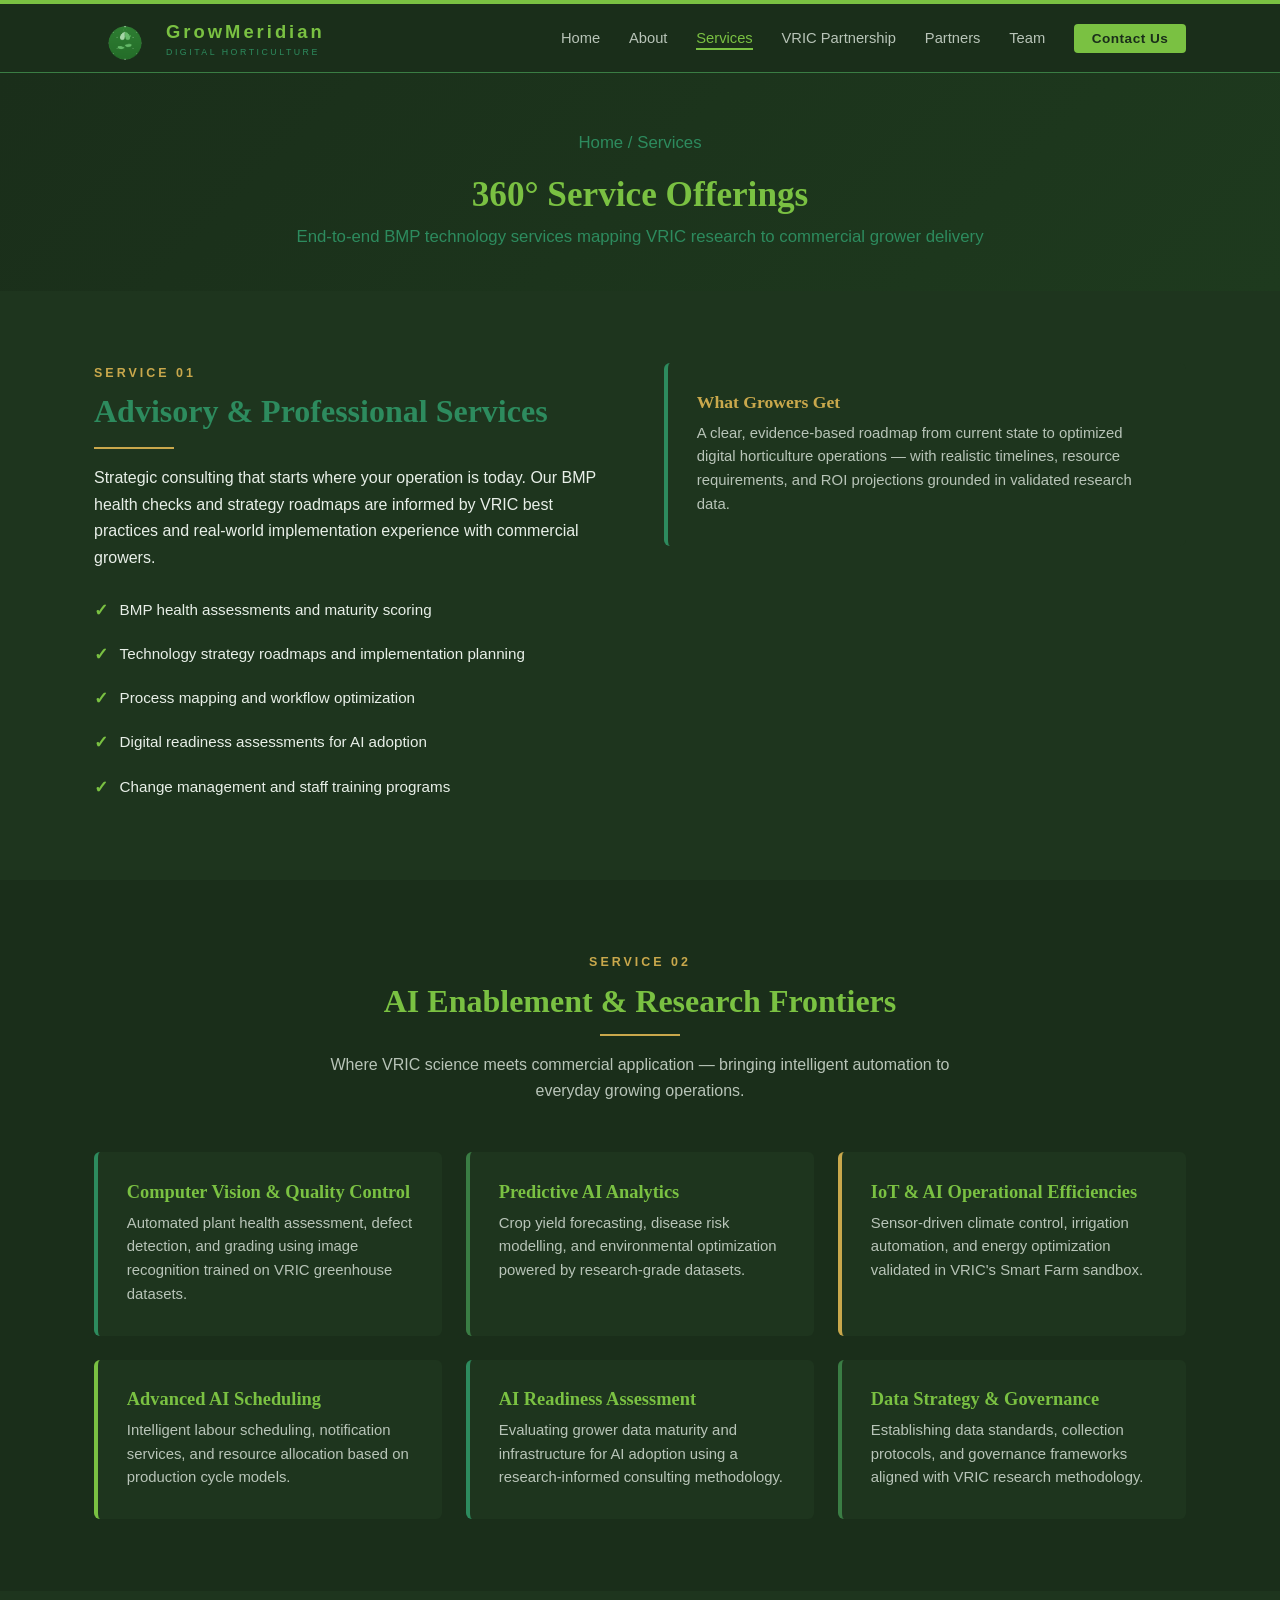
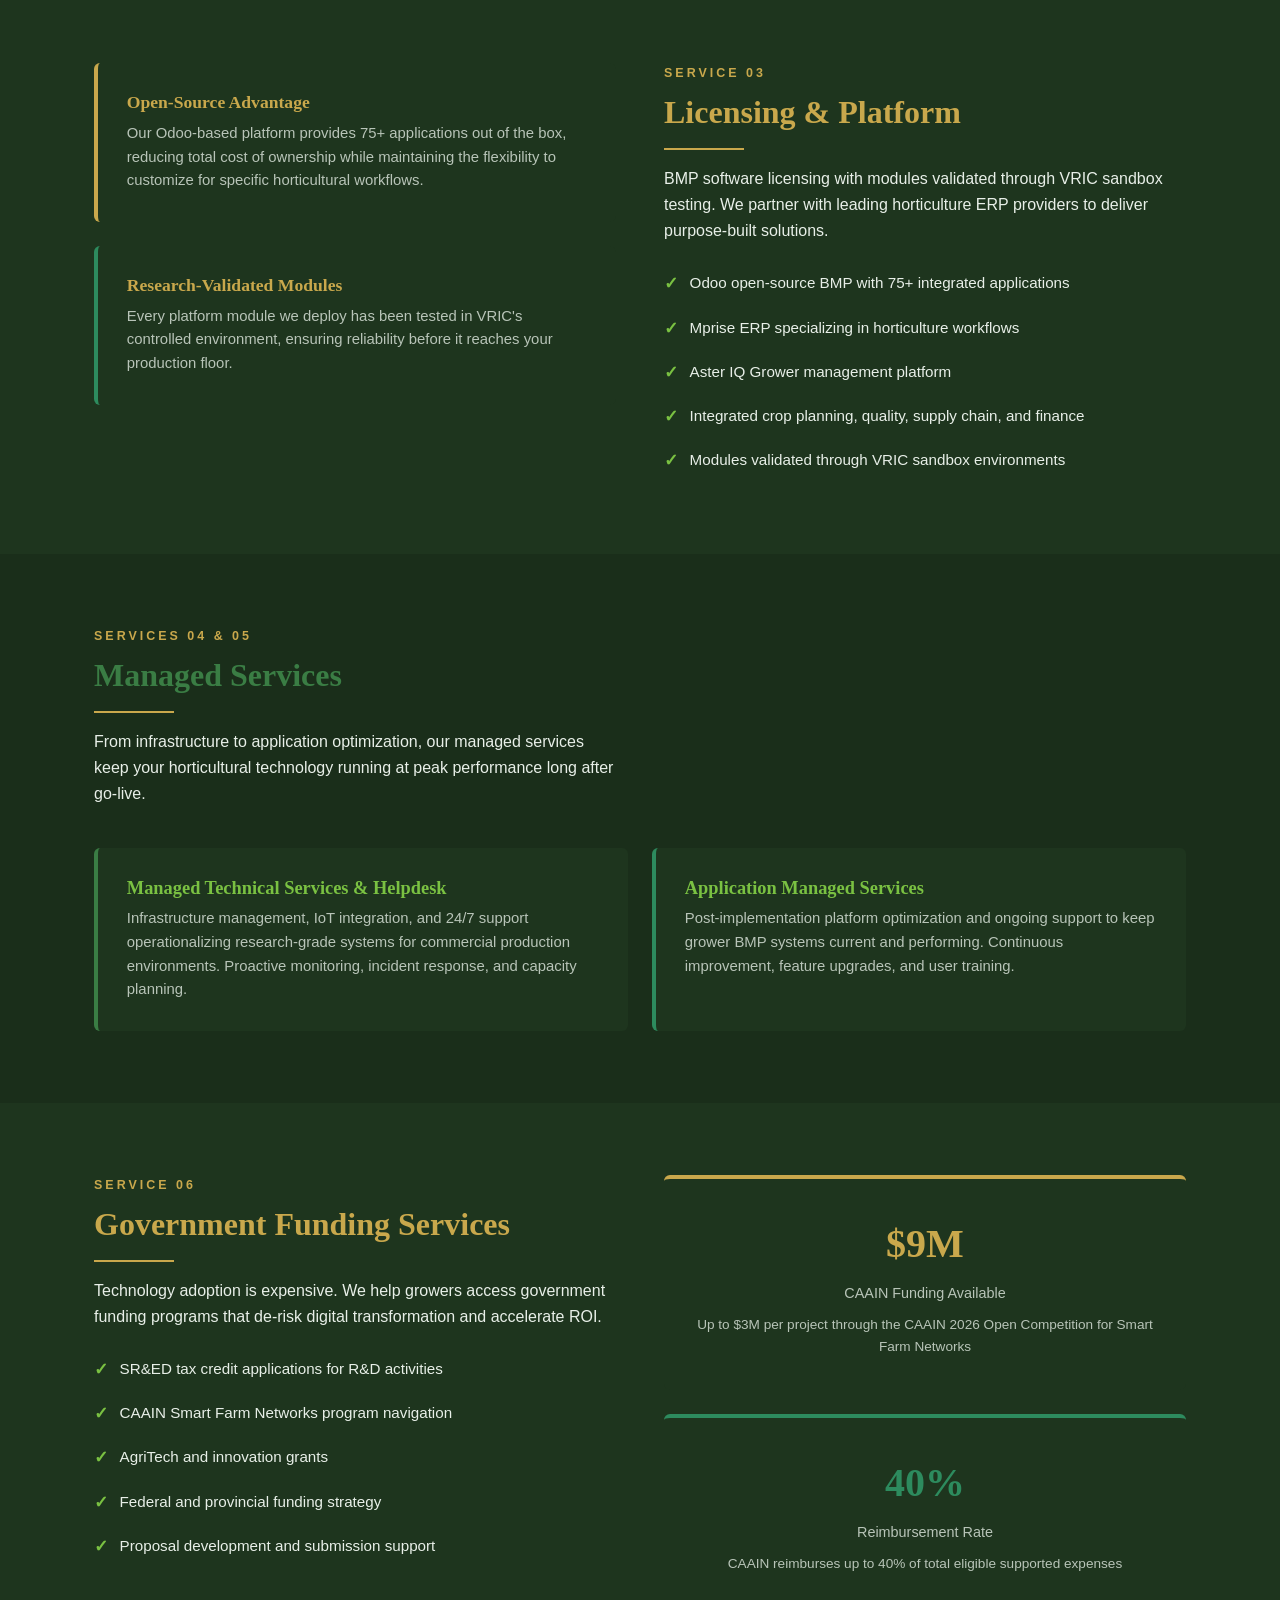
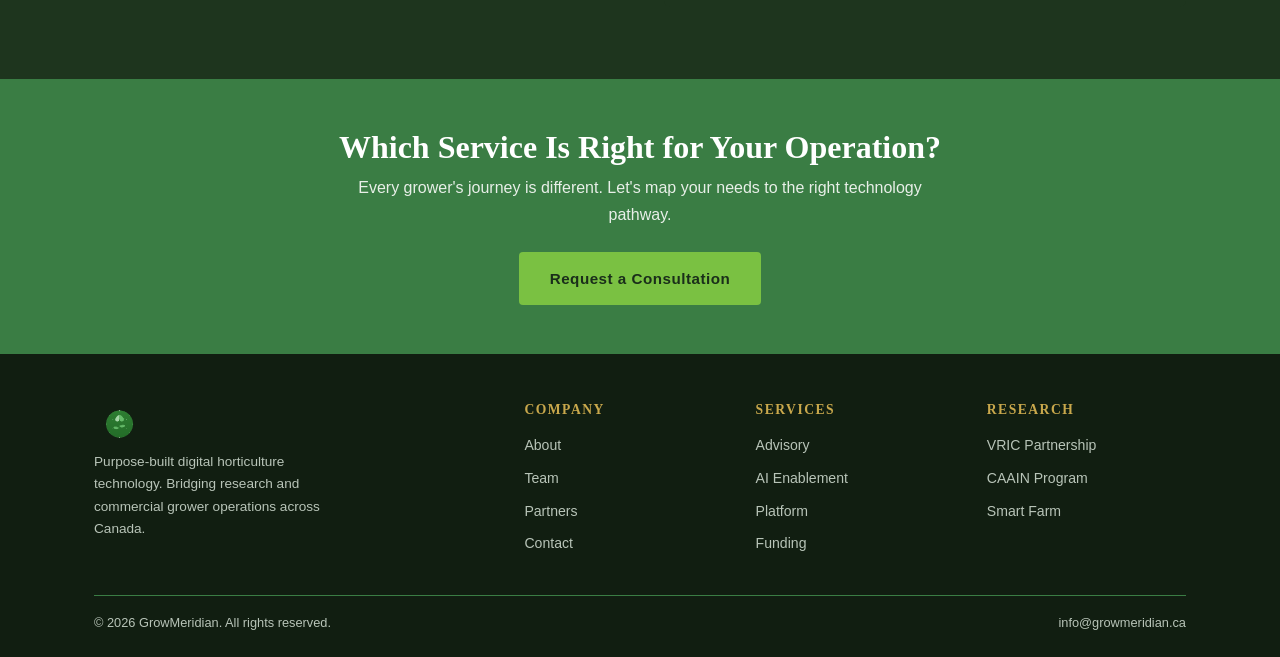
<file: services.html>
<!DOCTYPE html>
<html lang="en">
<head>
  <meta charset="UTF-8">
  <meta name="viewport" content="width=device-width, initial-scale=1.0">
  <title>Services | GrowMeridian Digital Horticulture Solutions</title>
  <meta name="description" content="GrowMeridian offers 360-degree BMP technology services: advisory, AI enablement, ERP platforms (Odoo, Mprise), managed services, and government funding navigation for horticulture growers.">
  <meta name="keywords" content="horticulture ERP, BMP advisory services, AI agriculture, Odoo horticulture, Mprise ERP, greenhouse technology services, managed services agriculture, SRED horticulture, CAAIN funding, agtech consulting">
  <link rel="canonical" href="https://growmeridian.ca/services.html">
  <meta property="og:title" content="Services | GrowMeridian Digital Horticulture Solutions">
  <meta property="og:description" content="360-degree BMP technology services for commercial horticulture growers.">
  <meta property="og:url" content="https://growmeridian.ca/services.html">
  <script type="application/ld+json">
  {
    "@context": "https://schema.org",
    "@type": "Service",
    "provider": {"@type": "Organization", "name": "GrowMeridian"},
    "serviceType": "Digital Horticulture Technology Services",
    "areaServed": "CA",
    "hasOfferCatalog": {
      "@type": "OfferCatalog",
      "name": "GrowMeridian Services",
      "itemListElement": [
        {"@type": "Offer", "itemOffered": {"@type": "Service", "name": "Advisory & Professional Services"}},
        {"@type": "Offer", "itemOffered": {"@type": "Service", "name": "AI Enablement"}},
        {"@type": "Offer", "itemOffered": {"@type": "Service", "name": "Licensing & Platform"}},
        {"@type": "Offer", "itemOffered": {"@type": "Service", "name": "Managed Technical Services"}},
        {"@type": "Offer", "itemOffered": {"@type": "Service", "name": "Application Managed Services"}},
        {"@type": "Offer", "itemOffered": {"@type": "Service", "name": "Government Funding Services"}}
      ]
    }
  }
  </script>
  <link rel="stylesheet" href="css/style.css">
</head>
<body>

<div class="accent-bar"></div>
<header>
  <div class="container">
    <a href="index.html" class="logo-link">
      <img src="images/logo-icon.png" alt="GrowMeridian logo" width="44" height="31">
      <div><span>GrowMeridian</span><small>Digital Horticulture</small></div>
    </a>
    <button class="menu-toggle" aria-label="Toggle navigation"><span></span><span></span><span></span></button>
    <nav>
      <ul>
        <li><a href="index.html">Home</a></li>
        <li><a href="about.html">About</a></li>
        <li><a href="services.html">Services</a></li>
        <li><a href="vric-partnership.html">VRIC Partnership</a></li>
        <li><a href="partners.html">Partners</a></li>
        <li><a href="team.html">Team</a></li>
        <li><a href="contact.html" class="nav-cta">Contact Us</a></li>
      </ul>
    </nav>
  </div>
</header>

<section class="page-hero">
  <div class="container">
    <p class="breadcrumb"><a href="index.html">Home</a> / Services</p>
    <h1>360&deg; Service Offerings</h1>
    <p>End-to-end BMP technology services mapping VRIC research to commercial grower delivery</p>
  </div>
</section>

<!-- ═══ ADVISORY ═══ -->
<section id="advisory">
  <div class="container">
    <div class="split">
      <div>
        <p class="overline" style="color:var(--gold);letter-spacing:3px;font-size:.78rem;font-weight:700;text-transform:uppercase;margin-bottom:.5rem;">Service 01</p>
        <h2 style="color:var(--teal);">Advisory &amp; Professional Services</h2>
        <div class="divider-line" style="margin:0.8rem 0 1rem;"></div>
        <p style="margin-bottom:1rem;">Strategic consulting that starts where your operation is today. Our BMP health checks and strategy roadmaps are informed by VRIC best practices and real-world implementation experience with commercial growers.</p>
        <ul class="feature-list">
          <li>BMP health assessments and maturity scoring</li>
          <li>Technology strategy roadmaps and implementation planning</li>
          <li>Process mapping and workflow optimization</li>
          <li>Digital readiness assessments for AI adoption</li>
          <li>Change management and staff training programs</li>
        </ul>
      </div>
      <div>
        <div class="card border-teal">
          <h4>What Growers Get</h4>
          <p style="margin-top:.5rem;">A clear, evidence-based roadmap from current state to optimized digital horticulture operations &mdash; with realistic timelines, resource requirements, and ROI projections grounded in validated research data.</p>
        </div>
      </div>
    </div>
  </div>
</section>

<!-- ═══ AI ENABLEMENT ═══ -->
<section id="ai">
  <div class="container">
    <div class="section-header">
      <p class="overline">Service 02</p>
      <h2>AI Enablement &amp; Research Frontiers</h2>
      <div class="divider-line"></div>
      <p>Where VRIC science meets commercial application &mdash; bringing intelligent automation to everyday growing operations.</p>
    </div>
    <div class="card-grid cols-3">
      <article class="card border-teal">
        <h3>Computer Vision &amp; Quality Control</h3>
        <p>Automated plant health assessment, defect detection, and grading using image recognition trained on VRIC greenhouse datasets.</p>
      </article>
      <article class="card border-mid">
        <h3>Predictive AI Analytics</h3>
        <p>Crop yield forecasting, disease risk modelling, and environmental optimization powered by research-grade datasets.</p>
      </article>
      <article class="card border-gold">
        <h3>IoT &amp; AI Operational Efficiencies</h3>
        <p>Sensor-driven climate control, irrigation automation, and energy optimization validated in VRIC's Smart Farm sandbox.</p>
      </article>
      <article class="card">
        <h3>Advanced AI Scheduling</h3>
        <p>Intelligent labour scheduling, notification services, and resource allocation based on production cycle models.</p>
      </article>
      <article class="card border-teal">
        <h3>AI Readiness Assessment</h3>
        <p>Evaluating grower data maturity and infrastructure for AI adoption using a research-informed consulting methodology.</p>
      </article>
      <article class="card border-mid">
        <h3>Data Strategy &amp; Governance</h3>
        <p>Establishing data standards, collection protocols, and governance frameworks aligned with VRIC research methodology.</p>
      </article>
    </div>
  </div>
</section>

<!-- ═══ PLATFORM ═══ -->
<section id="platform">
  <div class="container">
    <div class="split reverse">
      <div>
        <p class="overline" style="color:var(--gold);letter-spacing:3px;font-size:.78rem;font-weight:700;text-transform:uppercase;margin-bottom:.5rem;">Service 03</p>
        <h2 style="color:var(--gold);">Licensing &amp; Platform</h2>
        <div class="divider-line" style="margin:0.8rem 0 1rem;"></div>
        <p style="margin-bottom:1rem;">BMP software licensing with modules validated through VRIC sandbox testing. We partner with leading horticulture ERP providers to deliver purpose-built solutions.</p>
        <ul class="feature-list">
          <li>Odoo open-source BMP with 75+ integrated applications</li>
          <li>Mprise ERP specializing in horticulture workflows</li>
          <li>Aster IQ Grower management platform</li>
          <li>Integrated crop planning, quality, supply chain, and finance</li>
          <li>Modules validated through VRIC sandbox environments</li>
        </ul>
      </div>
      <div>
        <div class="card border-gold" style="margin-bottom:1.5rem;">
          <h4>Open-Source Advantage</h4>
          <p style="margin-top:.5rem;">Our Odoo-based platform provides 75+ applications out of the box, reducing total cost of ownership while maintaining the flexibility to customize for specific horticultural workflows.</p>
        </div>
        <div class="card border-teal">
          <h4>Research-Validated Modules</h4>
          <p style="margin-top:.5rem;">Every platform module we deploy has been tested in VRIC's controlled environment, ensuring reliability before it reaches your production floor.</p>
        </div>
      </div>
    </div>
  </div>
</section>

<!-- ═══ MANAGED SERVICES ═══ -->
<section>
  <div class="container">
    <div class="split">
      <div>
        <p class="overline" style="color:var(--gold);letter-spacing:3px;font-size:.78rem;font-weight:700;text-transform:uppercase;margin-bottom:.5rem;">Services 04 &amp; 05</p>
        <h2 style="color:var(--mid-green);">Managed Services</h2>
        <div class="divider-line" style="margin:0.8rem 0 1rem;"></div>
        <p style="margin-bottom:1rem;">From infrastructure to application optimization, our managed services keep your horticultural technology running at peak performance long after go-live.</p>
      </div>
      <div></div>
    </div>
    <div class="card-grid cols-2" style="margin-top:1.5rem;">
      <article class="card border-mid">
        <h3>Managed Technical Services &amp; Helpdesk</h3>
        <p>Infrastructure management, IoT integration, and 24/7 support operationalizing research-grade systems for commercial production environments. Proactive monitoring, incident response, and capacity planning.</p>
      </article>
      <article class="card border-teal">
        <h3>Application Managed Services</h3>
        <p>Post-implementation platform optimization and ongoing support to keep grower BMP systems current and performing. Continuous improvement, feature upgrades, and user training.</p>
      </article>
    </div>
  </div>
</section>

<!-- ═══ FUNDING ═══ -->
<section id="funding">
  <div class="container">
    <div class="split">
      <div>
        <p class="overline" style="color:var(--gold);letter-spacing:3px;font-size:.78rem;font-weight:700;text-transform:uppercase;margin-bottom:.5rem;">Service 06</p>
        <h2 style="color:var(--gold);">Government Funding Services</h2>
        <div class="divider-line" style="margin:0.8rem 0 1rem;"></div>
        <p style="margin-bottom:1rem;">Technology adoption is expensive. We help growers access government funding programs that de-risk digital transformation and accelerate ROI.</p>
        <ul class="feature-list">
          <li>SR&amp;ED tax credit applications for R&amp;D activities</li>
          <li>CAAIN Smart Farm Networks program navigation</li>
          <li>AgriTech and innovation grants</li>
          <li>Federal and provincial funding strategy</li>
          <li>Proposal development and submission support</li>
        </ul>
      </div>
      <div>
        <div class="stat-card" style="border-top:4px solid var(--gold);margin-bottom:1.5rem;">
          <div class="stat-value" style="color:var(--gold);">$9M</div>
          <div class="stat-label">CAAIN Funding Available</div>
          <p style="font-size:.85rem;color:var(--gray);margin-top:.5rem;">Up to $3M per project through the CAAIN 2026 Open Competition for Smart Farm Networks</p>
        </div>
        <div class="stat-card" style="border-top:4px solid var(--teal);">
          <div class="stat-value" style="color:var(--teal);">40%</div>
          <div class="stat-label">Reimbursement Rate</div>
          <p style="font-size:.85rem;color:var(--gray);margin-top:.5rem;">CAAIN reimburses up to 40% of total eligible supported expenses</p>
        </div>
      </div>
    </div>
  </div>
</section>

<section class="cta-banner">
  <div class="container">
    <h2>Which Service Is Right for Your Operation?</h2>
    <p>Every grower's journey is different. Let's map your needs to the right technology pathway.</p>
    <a href="contact.html" class="btn btn-primary">Request a Consultation</a>
  </div>
</section>

<footer>
  <div class="container">
    <div class="footer-grid">
      <div class="footer-brand"><img src="images/logo-icon.png" alt="GrowMeridian" height="36"><p>Purpose-built digital horticulture technology. Bridging research and commercial grower operations across Canada.</p></div>
      <div><h4>Company</h4><ul><li><a href="about.html">About</a></li><li><a href="team.html">Team</a></li><li><a href="partners.html">Partners</a></li><li><a href="contact.html">Contact</a></li></ul></div>
      <div><h4>Services</h4><ul><li><a href="services.html">Advisory</a></li><li><a href="services.html#ai">AI Enablement</a></li><li><a href="services.html#platform">Platform</a></li><li><a href="services.html#funding">Funding</a></li></ul></div>
      <div><h4>Research</h4><ul><li><a href="vric-partnership.html">VRIC Partnership</a></li><li><a href="vric-partnership.html#caain">CAAIN Program</a></li><li><a href="vric-partnership.html#smartfarm">Smart Farm</a></li></ul></div>
    </div>
    <div class="footer-bottom"><span>&copy; 2026 GrowMeridian. All rights reserved.</span><span>info@growmeridian.ca</span></div>
  </div>
</footer>
<script src="js/main.js"></script>
</body>
</html>
</file>
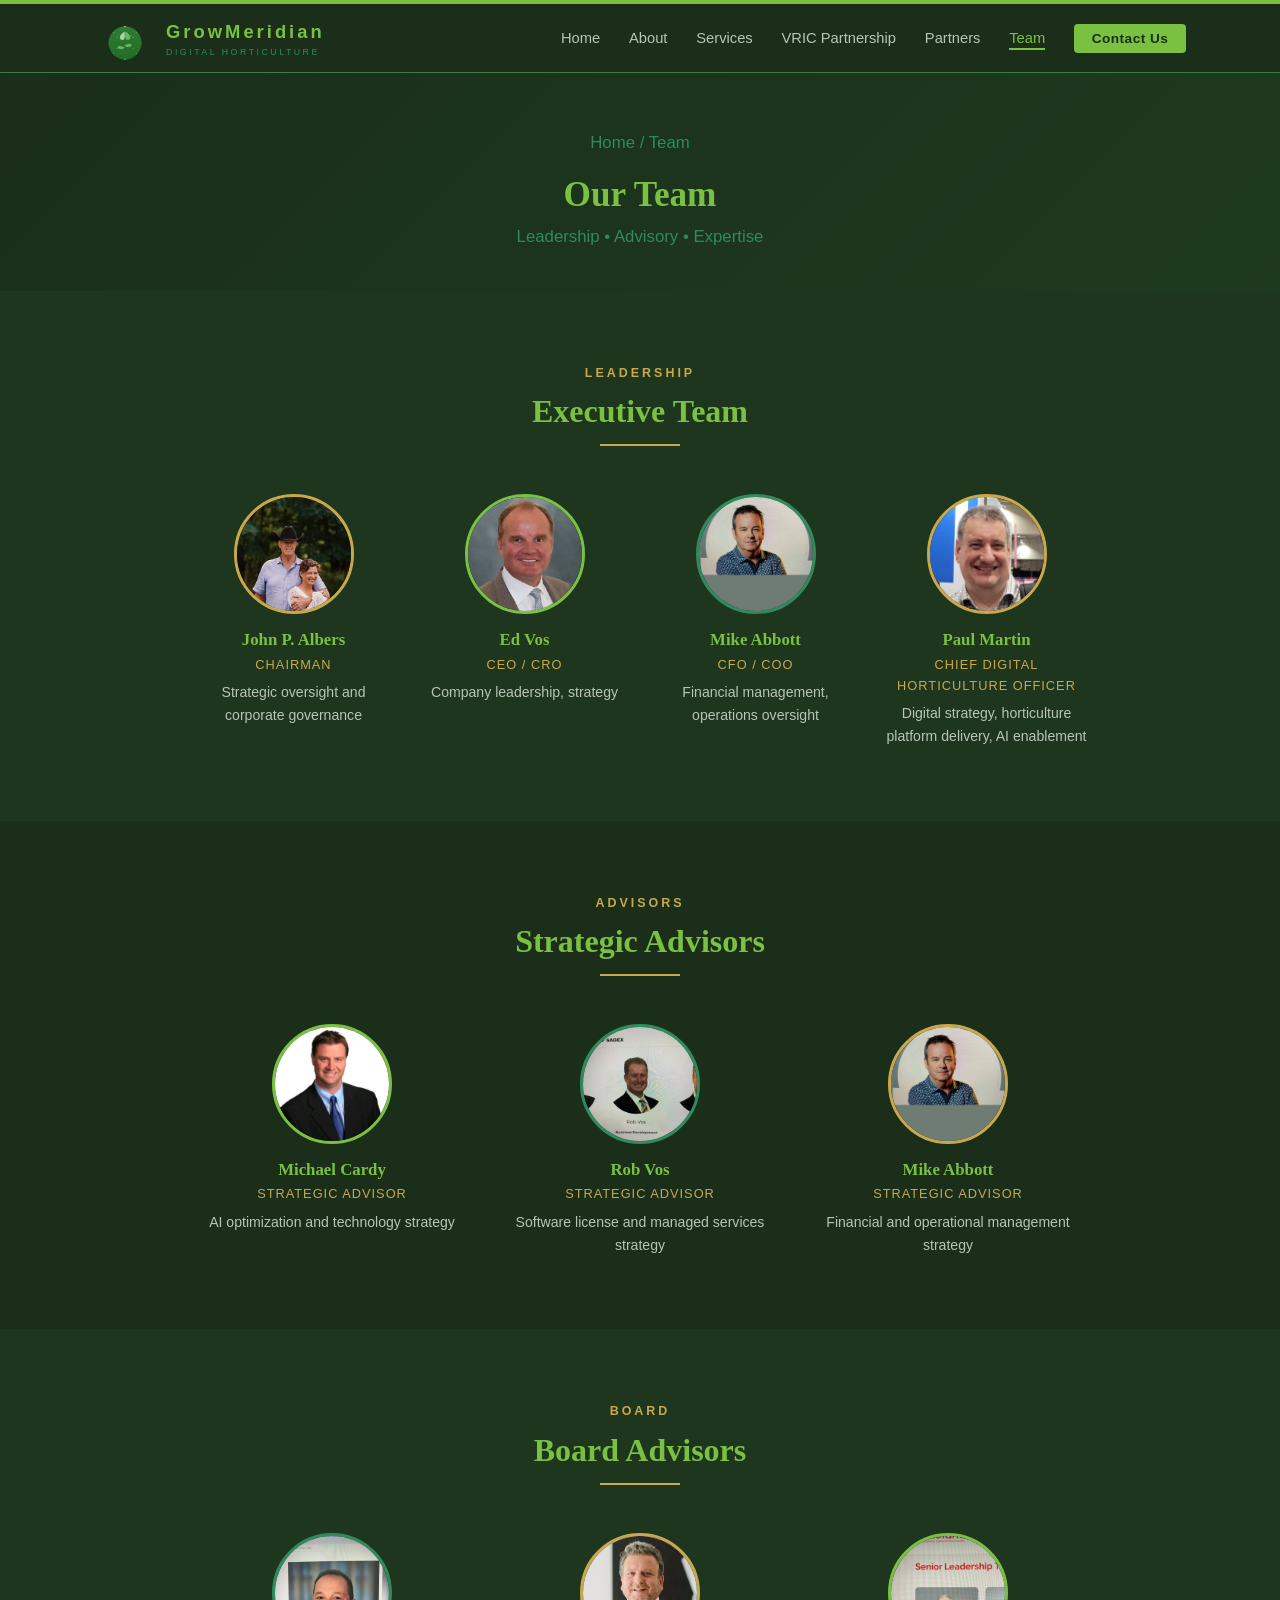
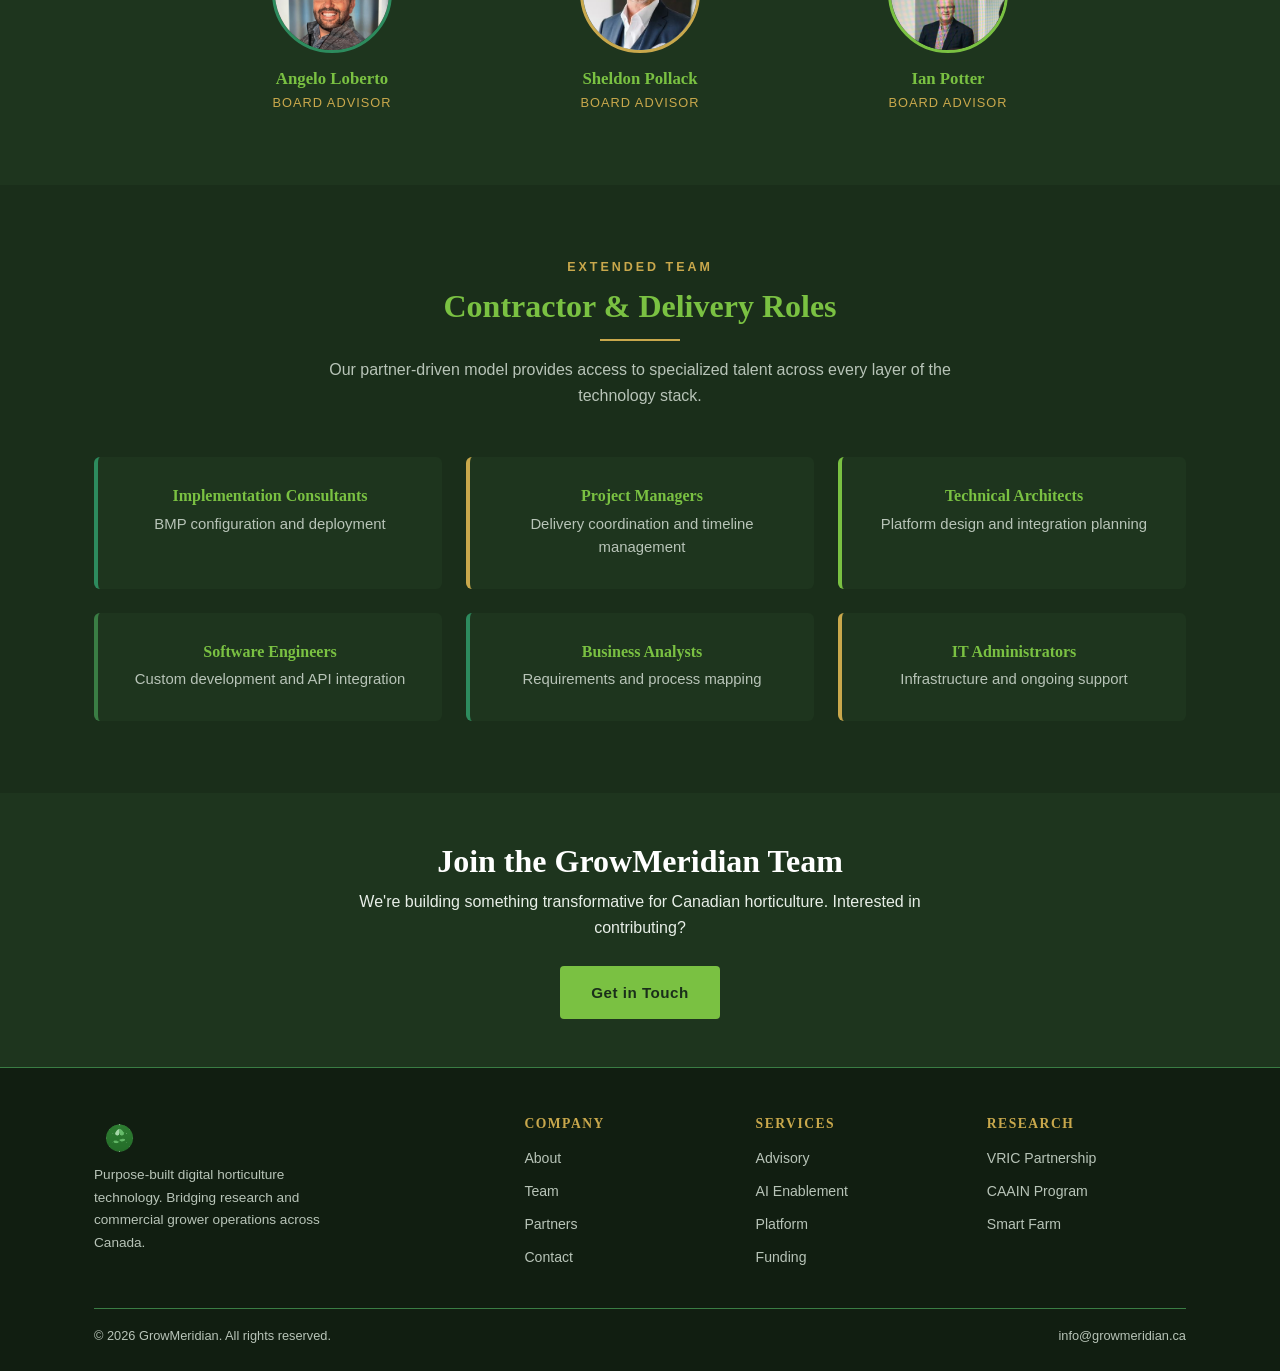
<file: team.html>
<!DOCTYPE html>
<html lang="en">
<head>
  <meta charset="UTF-8">
  <meta name="viewport" content="width=device-width, initial-scale=1.0">
  <title>Team | GrowMeridian Leadership &amp; Advisors</title>
  <meta name="description" content="Meet the GrowMeridian leadership team and advisory board driving digital horticulture innovation across Canada. Led by Chairman John P. Albers, CEO Ed Vos, and CFO Mike Abbott.">
  <meta name="keywords" content="GrowMeridian team, digital horticulture leadership, Ed Vos, Mike Abbott, John Albers, Paul Martin, agtech leadership Canada">
  <link rel="canonical" href="https://growmeridian.ca/team.html">
  <meta property="og:title" content="Team | GrowMeridian Leadership & Advisors">
  <meta property="og:description" content="Meet the leadership team driving digital horticulture innovation across Canada.">
  <meta property="og:url" content="https://growmeridian.ca/team.html">
  <script type="application/ld+json">
  {
    "@context": "https://schema.org",
    "@type": "WebPage",
    "name": "GrowMeridian Team",
    "description": "Leadership team and advisory board driving digital horticulture innovation across Canada.",
    "mainEntity": {
      "@type": "Organization",
      "name": "GrowMeridian",
      "employee": [
        {"@type": "Person", "name": "John P. Albers", "jobTitle": "Chairman"},
        {"@type": "Person", "name": "Ed Vos", "jobTitle": "CEO / CRO"},
        {"@type": "Person", "name": "Mike Abbott", "jobTitle": "CFO / COO"},
        {"@type": "Person", "name": "Paul Martin", "jobTitle": "Chief Digital Horticulture Officer"}
      ]
    }
  }
  </script>
  <link rel="stylesheet" href="css/style.css">
</head>
<body>

<div class="accent-bar"></div>
<header>
  <div class="container">
    <a href="index.html" class="logo-link">
      <img src="images/logo-icon.png" alt="GrowMeridian logo" width="44" height="31">
      <div><span>GrowMeridian</span><small>Digital Horticulture</small></div>
    </a>
    <button class="menu-toggle" aria-label="Toggle navigation"><span></span><span></span><span></span></button>
    <nav>
      <ul>
        <li><a href="index.html">Home</a></li>
        <li><a href="about.html">About</a></li>
        <li><a href="services.html">Services</a></li>
        <li><a href="vric-partnership.html">VRIC Partnership</a></li>
        <li><a href="partners.html">Partners</a></li>
        <li><a href="team.html">Team</a></li>
        <li><a href="contact.html" class="nav-cta">Contact Us</a></li>
      </ul>
    </nav>
  </div>
</header>

<section class="page-hero">
  <div class="container">
    <p class="breadcrumb"><a href="index.html">Home</a> / Team</p>
    <h1>Our Team</h1>
    <p>Leadership &bull; Advisory &bull; Expertise</p>
  </div>
</section>

<!-- ═══ LEADERSHIP ═══ -->
<section>
  <div class="container">
    <div class="section-header">
      <p class="overline">Leadership</p>
      <h2>Executive Team</h2>
      <div class="divider-line"></div>
    </div>

    <div class="team-grid" style="max-width:900px;margin:0 auto;">
      <div class="team-member">
        <div class="avatar" style="border-color:var(--gold);"><img src="images/john-albers.jpg" alt="John P. Albers, Chairman of GrowMeridian"></div>
        <h4>John P. Albers</h4>
        <div class="role">Chairman</div>
        <p>Strategic oversight and corporate governance</p>
      </div>
      <div class="team-member">
        <div class="avatar" style="border-color:var(--primary);"><img src="images/ed-vos.jpg" alt="Ed Vos, CEO and CRO of GrowMeridian"></div>
        <h4>Ed Vos</h4>
        <div class="role">CEO / CRO</div>
        <p>Company leadership, strategy</p>
      </div>
      <div class="team-member">
        <div class="avatar" style="border-color:var(--teal);"><img src="images/mike-abbott.jpg" alt="Mike Abbott, CFO and COO of GrowMeridian"></div>
        <h4>Mike Abbott</h4>
        <div class="role">CFO / COO</div>
        <p>Financial management, operations oversight</p>
      </div>
      <div class="team-member">
        <div class="avatar" style="border-color:var(--gold);"><img src="images/paul-martin.jpg" alt="Paul Martin, Chief Digital Horticulture Officer at GrowMeridian"></div>
        <h4>Paul Martin</h4>
        <div class="role">Chief Digital Horticulture Officer</div>
        <p>Digital strategy, horticulture platform delivery, AI enablement</p>
      </div>
    </div>
  </div>
</section>

<!-- ═══ STRATEGIC ADVISORS ═══ -->
<section>
  <div class="container">
    <div class="section-header">
      <p class="overline">Advisors</p>
      <h2>Strategic Advisors</h2>
      <div class="divider-line"></div>
    </div>

    <div class="team-grid" style="max-width:900px;margin:0 auto;">
      <div class="team-member">
        <div class="avatar" style="border-color:var(--primary);"><img src="images/michael-cardy.jpg" alt="Michael Cardy, Strategic Advisor at GrowMeridian"></div>
        <h4>Michael Cardy</h4>
        <div class="role">Strategic Advisor</div>
        <p>AI optimization and technology strategy</p>
      </div>
      <div class="team-member">
        <div class="avatar" style="border-color:var(--teal);"><img src="images/rob-vos.jpg" alt="Rob Vos, Strategic Advisor at GrowMeridian"></div>
        <h4>Rob Vos</h4>
        <div class="role">Strategic Advisor</div>
        <p>Software license and managed services strategy</p>
      </div>
      <div class="team-member">
        <div class="avatar" style="border-color:var(--gold);"><img src="images/mike-abbott.jpg" alt="Mike Abbott, Strategic Advisor at GrowMeridian"></div>
        <h4>Mike Abbott</h4>
        <div class="role">Strategic Advisor</div>
        <p>Financial and operational management strategy</p>
      </div>
    </div>
  </div>
</section>

<!-- ═══ BOARD ADVISORS ═══ -->
<section>
  <div class="container">
    <div class="section-header">
      <p class="overline">Board</p>
      <h2>Board Advisors</h2>
      <div class="divider-line"></div>
    </div>

    <div class="team-grid" style="max-width:900px;margin:0 auto;">
      <div class="team-member">
        <div class="avatar" style="border-color:var(--teal);"><img src="images/angelo-loberto.jpg" alt="Angelo Loberto, Board Advisor at GrowMeridian"></div>
        <h4>Angelo Loberto</h4>
        <div class="role">Board Advisor</div>
      </div>
      <div class="team-member">
        <div class="avatar" style="border-color:var(--gold);"><img src="images/sheldon-pollack.jpg" alt="Sheldon Pollack, Board Advisor at GrowMeridian"></div>
        <h4>Sheldon Pollack</h4>
        <div class="role">Board Advisor</div>
      </div>
      <div class="team-member">
        <div class="avatar" style="border-color:var(--primary);"><img src="images/ian-potter.jpg" alt="Ian Potter, Board Advisor at GrowMeridian"></div>
        <h4>Ian Potter</h4>
        <div class="role">Board Advisor</div>
      </div>
    </div>
  </div>
</section>

<!-- ═══ CONTRACTOR ROLES ═══ -->
<section>
  <div class="container">
    <div class="section-header">
      <p class="overline">Extended Team</p>
      <h2>Contractor &amp; Delivery Roles</h2>
      <div class="divider-line"></div>
      <p>Our partner-driven model provides access to specialized talent across every layer of the technology stack.</p>
    </div>
    <div class="card-grid cols-3">
      <div class="card border-teal" style="text-align:center;">
        <h3 style="font-size:1rem;">Implementation Consultants</h3>
        <p>BMP configuration and deployment</p>
      </div>
      <div class="card border-gold" style="text-align:center;">
        <h3 style="font-size:1rem;">Project Managers</h3>
        <p>Delivery coordination and timeline management</p>
      </div>
      <div class="card" style="text-align:center;">
        <h3 style="font-size:1rem;">Technical Architects</h3>
        <p>Platform design and integration planning</p>
      </div>
      <div class="card border-mid" style="text-align:center;">
        <h3 style="font-size:1rem;">Software Engineers</h3>
        <p>Custom development and API integration</p>
      </div>
      <div class="card border-teal" style="text-align:center;">
        <h3 style="font-size:1rem;">Business Analysts</h3>
        <p>Requirements and process mapping</p>
      </div>
      <div class="card border-gold" style="text-align:center;">
        <h3 style="font-size:1rem;">IT Administrators</h3>
        <p>Infrastructure and ongoing support</p>
      </div>
    </div>
  </div>
</section>

<section class="cta-banner">
  <div class="container">
    <h2>Join the GrowMeridian Team</h2>
    <p>We're building something transformative for Canadian horticulture. Interested in contributing?</p>
    <a href="contact.html" class="btn btn-primary">Get in Touch</a>
  </div>
</section>

<footer>
  <div class="container">
    <div class="footer-grid">
      <div class="footer-brand"><img src="images/logo-icon.png" alt="GrowMeridian" height="36"><p>Purpose-built digital horticulture technology. Bridging research and commercial grower operations across Canada.</p></div>
      <div><h4>Company</h4><ul><li><a href="about.html">About</a></li><li><a href="team.html">Team</a></li><li><a href="partners.html">Partners</a></li><li><a href="contact.html">Contact</a></li></ul></div>
      <div><h4>Services</h4><ul><li><a href="services.html">Advisory</a></li><li><a href="services.html#ai">AI Enablement</a></li><li><a href="services.html#platform">Platform</a></li><li><a href="services.html#funding">Funding</a></li></ul></div>
      <div><h4>Research</h4><ul><li><a href="vric-partnership.html">VRIC Partnership</a></li><li><a href="vric-partnership.html#caain">CAAIN Program</a></li><li><a href="vric-partnership.html#smartfarm">Smart Farm</a></li></ul></div>
    </div>
    <div class="footer-bottom"><span>&copy; 2026 GrowMeridian. All rights reserved.</span><span>info@growmeridian.ca</span></div>
  </div>
</footer>
<script src="js/main.js"></script>
</body>
</html>
</file>
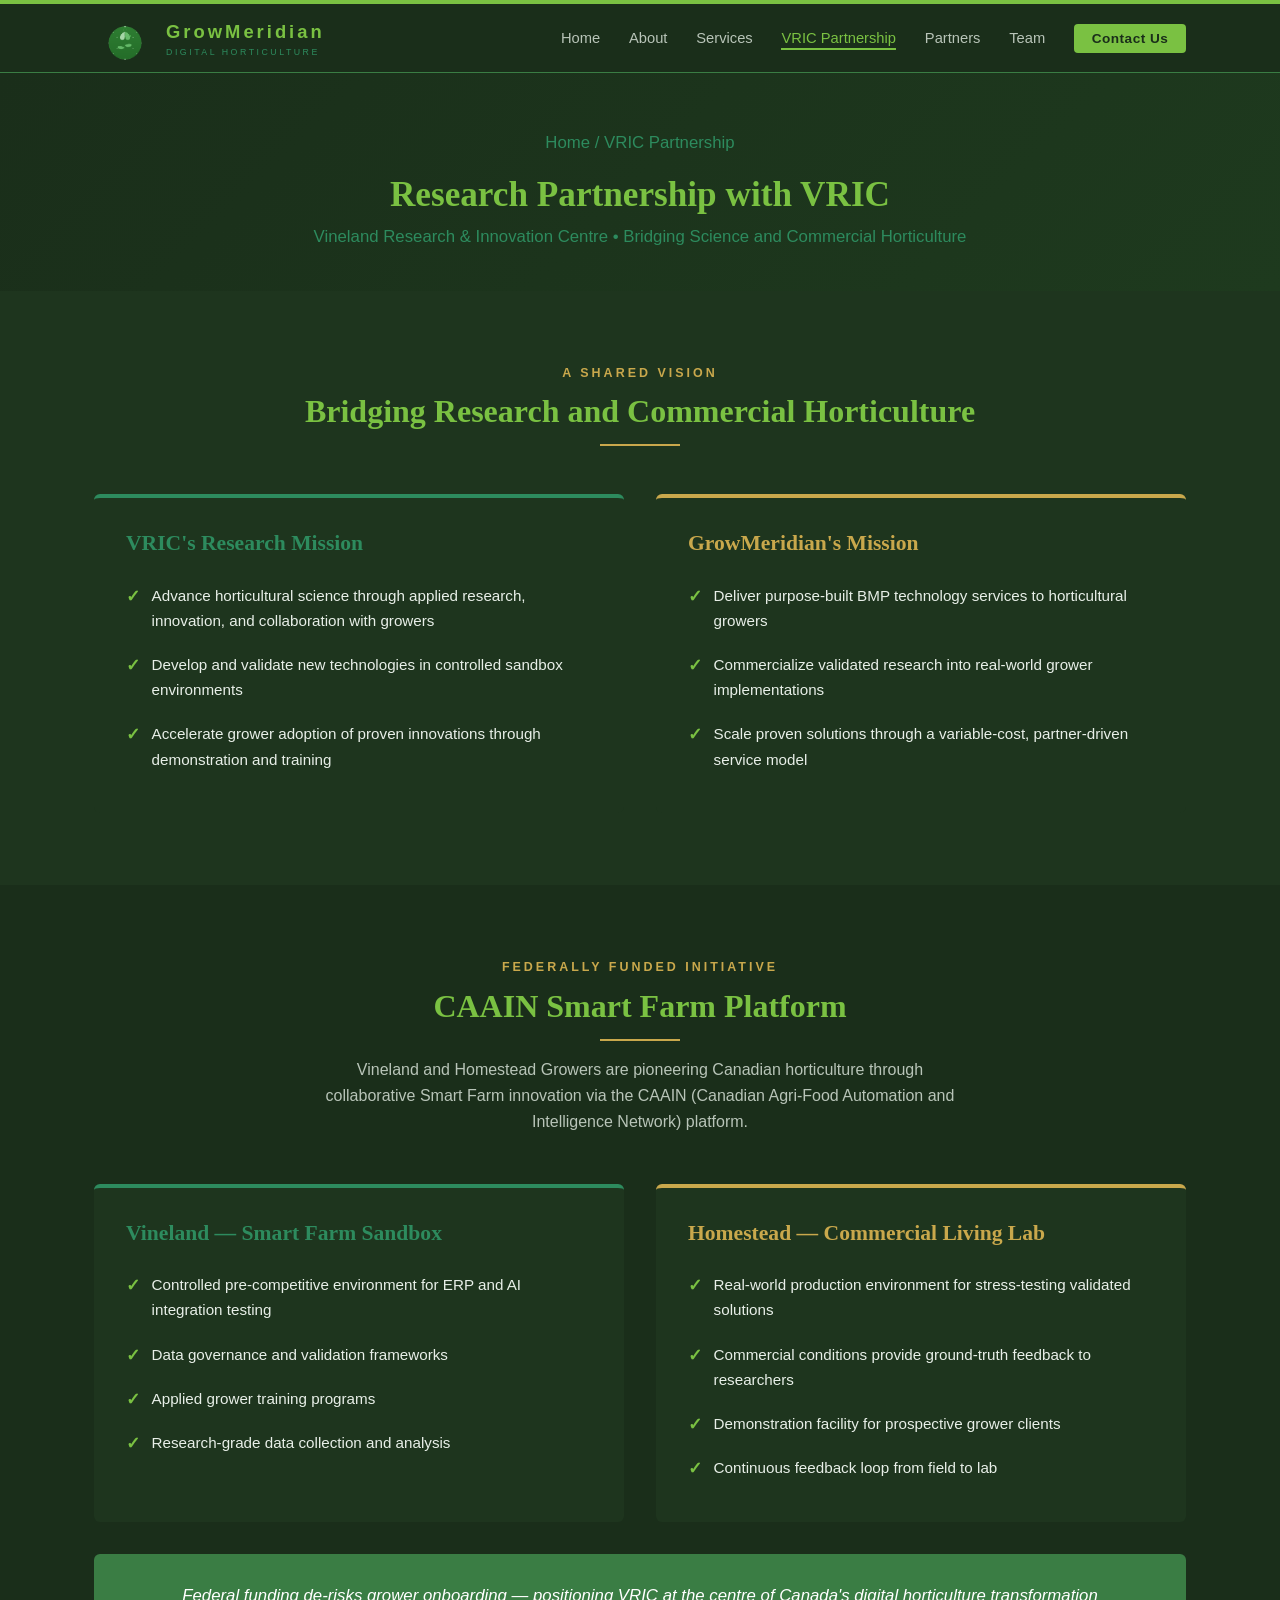
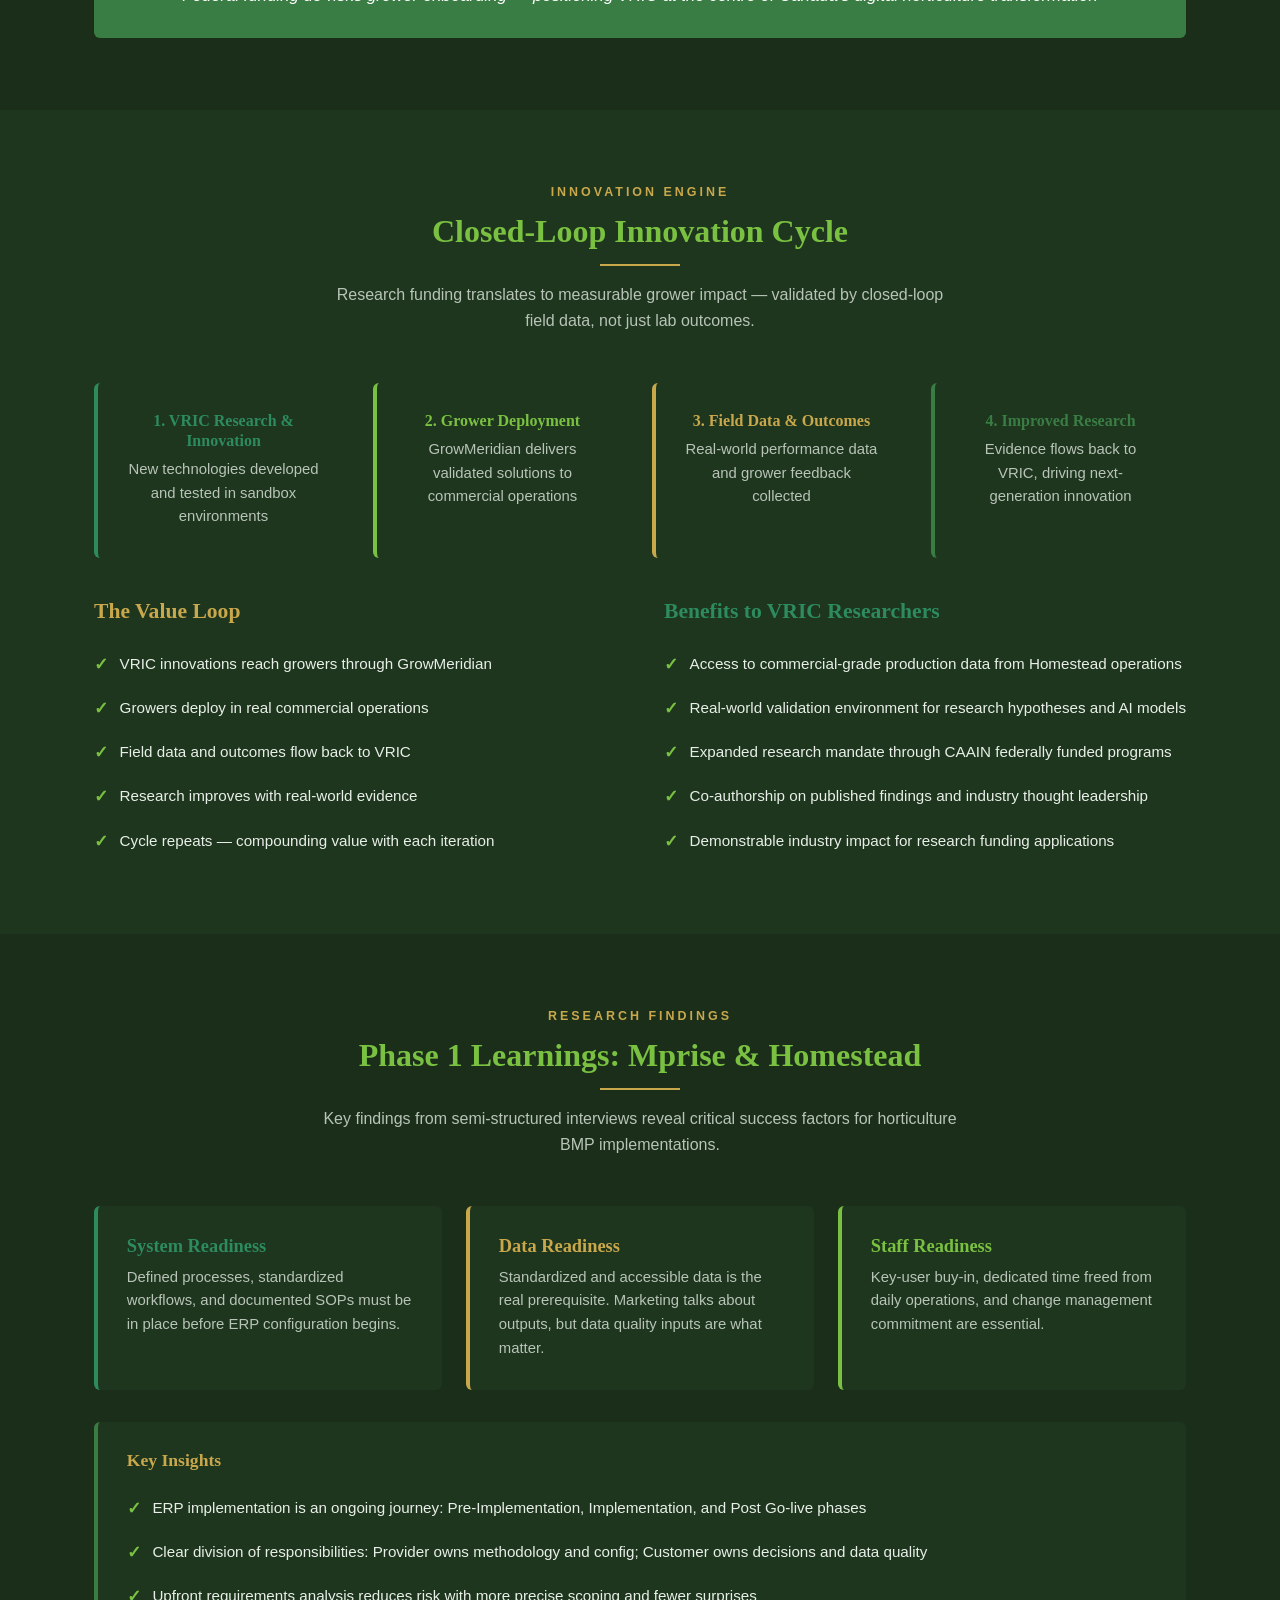
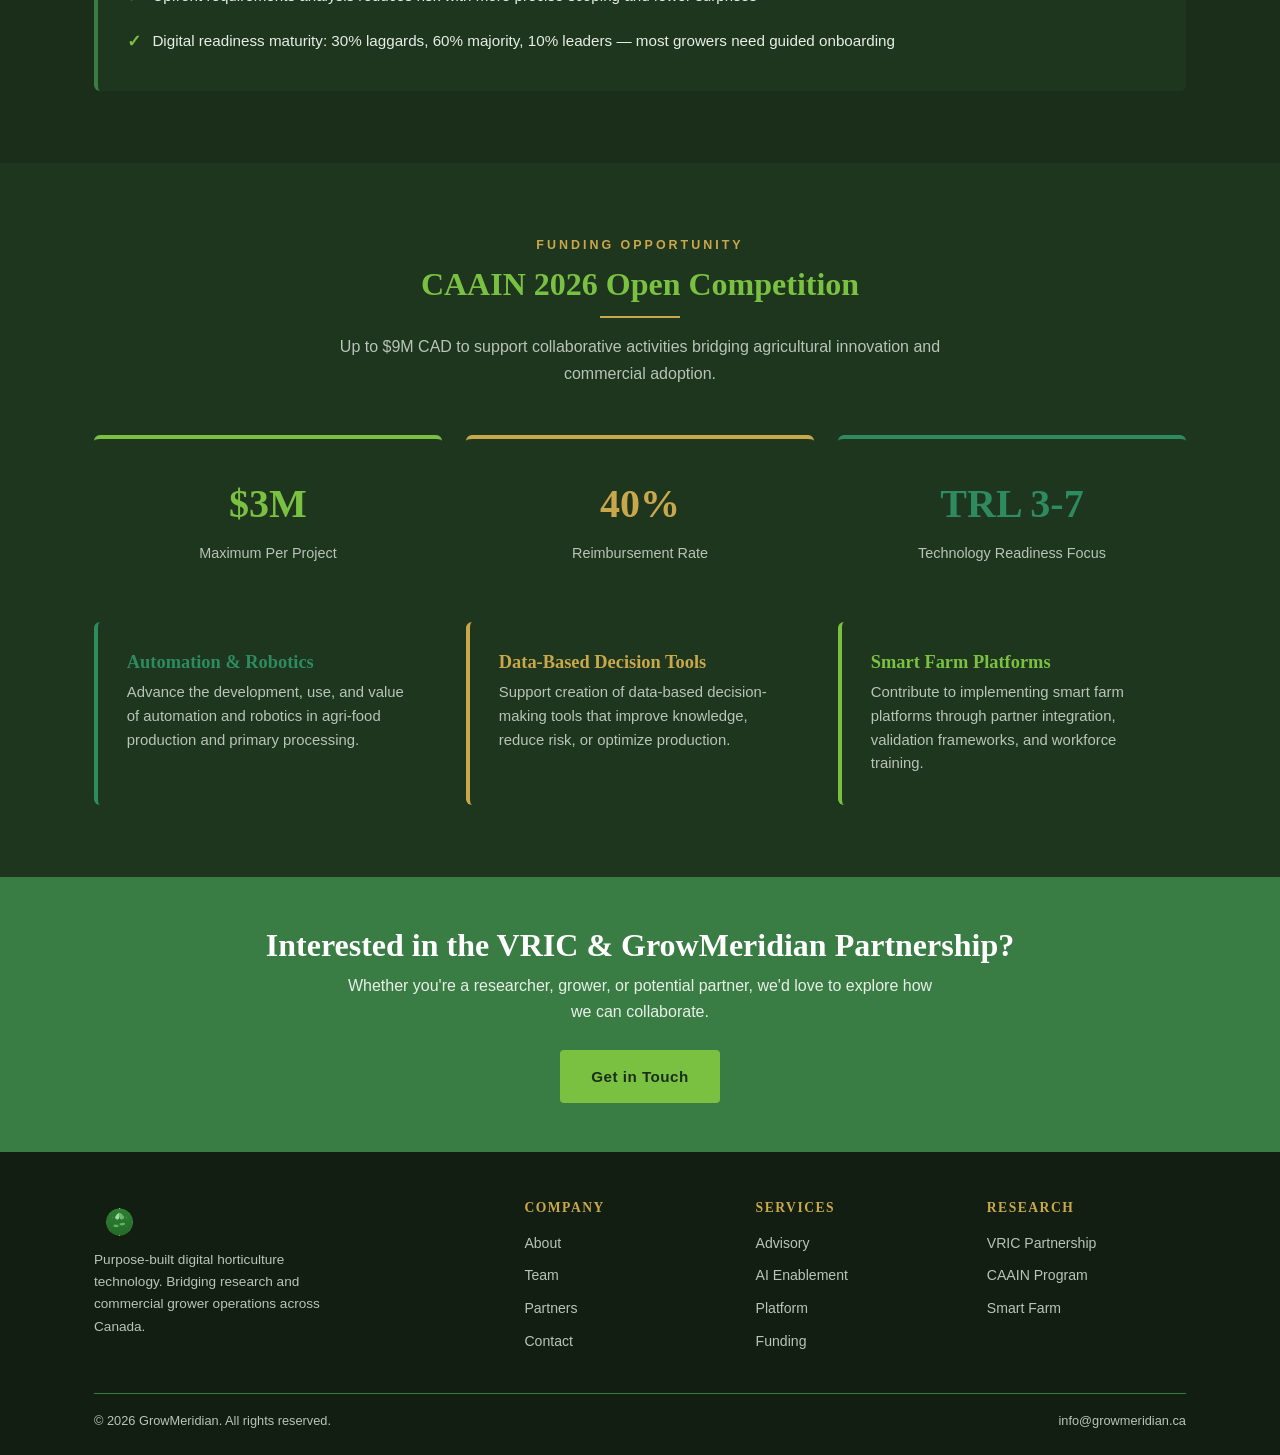
<file: vric-partnership.html>
<!DOCTYPE html>
<html lang="en">
<head>
  <meta charset="UTF-8">
  <meta name="viewport" content="width=device-width, initial-scale=1.0">
  <title>VRIC Partnership | GrowMeridian &amp; Vineland Research Innovation Centre</title>
  <meta name="description" content="GrowMeridian partners with Vineland Research & Innovation Centre (VRIC) to bridge horticultural science and commercial grower technology through the CAAIN Smart Farm platform.">
  <meta name="keywords" content="Vineland Research Innovation Centre, VRIC partnership, CAAIN smart farm, horticulture research, smart farm networks, Homestead Living Lab, agricultural innovation Canada, digital horticulture research">
  <link rel="canonical" href="https://growmeridian.ca/vric-partnership.html">
  <meta property="og:title" content="VRIC Partnership | GrowMeridian & Vineland Research">
  <meta property="og:description" content="Bridging world-class horticultural science with commercial grower technology.">
  <meta property="og:url" content="https://growmeridian.ca/vric-partnership.html">
  <script type="application/ld+json">
  {
    "@context": "https://schema.org",
    "@type": "WebPage",
    "name": "VRIC Partnership",
    "description": "GrowMeridian's research partnership with Vineland Research & Innovation Centre",
    "about": [
      {"@type": "Organization", "name": "Vineland Research and Innovation Centre", "url": "https://www.vinelandresearch.com"},
      {"@type": "Organization", "name": "GrowMeridian"}
    ]
  }
  </script>
  <link rel="stylesheet" href="css/style.css">
</head>
<body>

<div class="accent-bar"></div>
<header>
  <div class="container">
    <a href="index.html" class="logo-link">
      <img src="images/logo-icon.png" alt="GrowMeridian logo" width="44" height="31">
      <div><span>GrowMeridian</span><small>Digital Horticulture</small></div>
    </a>
    <button class="menu-toggle" aria-label="Toggle navigation"><span></span><span></span><span></span></button>
    <nav>
      <ul>
        <li><a href="index.html">Home</a></li>
        <li><a href="about.html">About</a></li>
        <li><a href="services.html">Services</a></li>
        <li><a href="vric-partnership.html">VRIC Partnership</a></li>
        <li><a href="partners.html">Partners</a></li>
        <li><a href="team.html">Team</a></li>
        <li><a href="contact.html" class="nav-cta">Contact Us</a></li>
      </ul>
    </nav>
  </div>
</header>

<section class="page-hero">
  <div class="container">
    <p class="breadcrumb"><a href="index.html">Home</a> / VRIC Partnership</p>
    <h1>Research Partnership with VRIC</h1>
    <p>Vineland Research &amp; Innovation Centre &bull; Bridging Science and Commercial Horticulture</p>
  </div>
</section>

<!-- ═══ SHARED VISION ═══ -->
<section>
  <div class="container">
    <div class="section-header">
      <p class="overline">A Shared Vision</p>
      <h2>Bridging Research and Commercial Horticulture</h2>
      <div class="divider-line"></div>
    </div>

    <div class="vric-columns">
      <div class="vric-box">
        <h3 style="color:var(--teal);">VRIC's Research Mission</h3>
        <ul class="feature-list" style="margin-top:1rem;">
          <li>Advance horticultural science through applied research, innovation, and collaboration with growers</li>
          <li>Develop and validate new technologies in controlled sandbox environments</li>
          <li>Accelerate grower adoption of proven innovations through demonstration and training</li>
        </ul>
      </div>
      <div class="vric-box gold-border">
        <h3 style="color:var(--gold);">GrowMeridian's Mission</h3>
        <ul class="feature-list" style="margin-top:1rem;">
          <li>Deliver purpose-built BMP technology services to horticultural growers</li>
          <li>Commercialize validated research into real-world grower implementations</li>
          <li>Scale proven solutions through a variable-cost, partner-driven service model</li>
        </ul>
      </div>
    </div>
  </div>
</section>

<!-- ═══ CAAIN SMART FARM PLATFORM ═══ -->
<section id="caain">
  <div class="container">
    <div class="section-header">
      <p class="overline">Federally Funded Initiative</p>
      <h2>CAAIN Smart Farm Platform</h2>
      <div class="divider-line"></div>
      <p>Vineland and Homestead Growers are pioneering Canadian horticulture through collaborative Smart Farm innovation via the CAAIN (Canadian Agri-Food Automation and Intelligence Network) platform.</p>
    </div>

    <div class="vric-columns" id="smartfarm">
      <div class="vric-box">
        <h3 style="color:var(--teal);">Vineland &mdash; Smart Farm Sandbox</h3>
        <ul class="feature-list" style="margin-top:1rem;">
          <li>Controlled pre-competitive environment for ERP and AI integration testing</li>
          <li>Data governance and validation frameworks</li>
          <li>Applied grower training programs</li>
          <li>Research-grade data collection and analysis</li>
        </ul>
      </div>
      <div class="vric-box gold-border">
        <h3 style="color:var(--gold);">Homestead &mdash; Commercial Living Lab</h3>
        <ul class="feature-list" style="margin-top:1rem;">
          <li>Real-world production environment for stress-testing validated solutions</li>
          <li>Commercial conditions provide ground-truth feedback to researchers</li>
          <li>Demonstration facility for prospective grower clients</li>
          <li>Continuous feedback loop from field to lab</li>
        </ul>
      </div>
    </div>

    <div class="card" style="margin-top:2rem;text-align:center;background:var(--mid-green);border-left:none;border-radius:6px;">
      <p style="color:var(--white);font-style:italic;font-size:1.05rem;">Federal funding de-risks grower onboarding &mdash; positioning VRIC at the centre of Canada's digital horticulture transformation</p>
    </div>
  </div>
</section>

<!-- ═══ CLOSED-LOOP CYCLE ═══ -->
<section>
  <div class="container">
    <div class="section-header">
      <p class="overline">Innovation Engine</p>
      <h2>Closed-Loop Innovation Cycle</h2>
      <div class="divider-line"></div>
      <p>Research funding translates to measurable grower impact &mdash; validated by closed-loop field data, not just lab outcomes.</p>
    </div>

    <div class="card-grid cols-4">
      <div class="card border-teal" style="text-align:center;">
        <h3 style="color:var(--teal);font-size:1rem;">1. VRIC Research &amp; Innovation</h3>
        <p>New technologies developed and tested in sandbox environments</p>
      </div>
      <div class="card" style="text-align:center;">
        <h3 style="font-size:1rem;">2. Grower Deployment</h3>
        <p>GrowMeridian delivers validated solutions to commercial operations</p>
      </div>
      <div class="card border-gold" style="text-align:center;">
        <h3 style="color:var(--gold);font-size:1rem;">3. Field Data &amp; Outcomes</h3>
        <p>Real-world performance data and grower feedback collected</p>
      </div>
      <div class="card border-mid" style="text-align:center;">
        <h3 style="color:var(--mid-green);font-size:1rem;">4. Improved Research</h3>
        <p>Evidence flows back to VRIC, driving next-generation innovation</p>
      </div>
    </div>

    <div class="split" style="margin-top:2.5rem;">
      <div>
        <h3 style="color:var(--gold);margin-bottom:1rem;">The Value Loop</h3>
        <ul class="feature-list">
          <li>VRIC innovations reach growers through GrowMeridian</li>
          <li>Growers deploy in real commercial operations</li>
          <li>Field data and outcomes flow back to VRIC</li>
          <li>Research improves with real-world evidence</li>
          <li>Cycle repeats &mdash; compounding value with each iteration</li>
        </ul>
      </div>
      <div>
        <h3 style="color:var(--teal);margin-bottom:1rem;">Benefits to VRIC Researchers</h3>
        <ul class="feature-list">
          <li>Access to commercial-grade production data from Homestead operations</li>
          <li>Real-world validation environment for research hypotheses and AI models</li>
          <li>Expanded research mandate through CAAIN federally funded programs</li>
          <li>Co-authorship on published findings and industry thought leadership</li>
          <li>Demonstrable industry impact for research funding applications</li>
        </ul>
      </div>
    </div>
  </div>
</section>

<!-- ═══ PHASE 1 LEARNINGS ═══ -->
<section>
  <div class="container">
    <div class="section-header">
      <p class="overline">Research Findings</p>
      <h2>Phase 1 Learnings: Mprise &amp; Homestead</h2>
      <div class="divider-line"></div>
      <p>Key findings from semi-structured interviews reveal critical success factors for horticulture BMP implementations.</p>
    </div>

    <div class="card-grid cols-3">
      <article class="card border-teal">
        <h3 style="color:var(--teal);">System Readiness</h3>
        <p>Defined processes, standardized workflows, and documented SOPs must be in place before ERP configuration begins.</p>
      </article>
      <article class="card border-gold">
        <h3 style="color:var(--gold);">Data Readiness</h3>
        <p>Standardized and accessible data is the real prerequisite. Marketing talks about outputs, but data quality inputs are what matter.</p>
      </article>
      <article class="card">
        <h3>Staff Readiness</h3>
        <p>Key-user buy-in, dedicated time freed from daily operations, and change management commitment are essential.</p>
      </article>
    </div>

    <div class="card" style="margin-top:2rem;border-left-color:var(--mid-green);">
      <h4 style="margin-bottom:.8rem;">Key Insights</h4>
      <ul class="feature-list">
        <li>ERP implementation is an ongoing journey: Pre-Implementation, Implementation, and Post Go-live phases</li>
        <li>Clear division of responsibilities: Provider owns methodology and config; Customer owns decisions and data quality</li>
        <li>Upfront requirements analysis reduces risk with more precise scoping and fewer surprises</li>
        <li>Digital readiness maturity: 30% laggards, 60% majority, 10% leaders &mdash; most growers need guided onboarding</li>
      </ul>
    </div>
  </div>
</section>

<!-- ═══ CAAIN FUNDING ═══ -->
<section>
  <div class="container">
    <div class="section-header">
      <p class="overline">Funding Opportunity</p>
      <h2>CAAIN 2026 Open Competition</h2>
      <div class="divider-line"></div>
      <p>Up to $9M CAD to support collaborative activities bridging agricultural innovation and commercial adoption.</p>
    </div>

    <div class="card-grid cols-3">
      <div class="stat-card" style="border-top:4px solid var(--primary);">
        <div class="stat-value" style="color:var(--primary);">$3M</div>
        <div class="stat-label">Maximum Per Project</div>
      </div>
      <div class="stat-card" style="border-top:4px solid var(--gold);">
        <div class="stat-value" style="color:var(--gold);">40%</div>
        <div class="stat-label">Reimbursement Rate</div>
      </div>
      <div class="stat-card" style="border-top:4px solid var(--teal);">
        <div class="stat-value" style="color:var(--teal);">TRL 3-7</div>
        <div class="stat-label">Technology Readiness Focus</div>
      </div>
    </div>

    <div class="card-grid cols-3" style="margin-top:1.5rem;">
      <article class="card border-teal">
        <h3 style="color:var(--teal);">Automation &amp; Robotics</h3>
        <p>Advance the development, use, and value of automation and robotics in agri-food production and primary processing.</p>
      </article>
      <article class="card border-gold">
        <h3 style="color:var(--gold);">Data-Based Decision Tools</h3>
        <p>Support creation of data-based decision-making tools that improve knowledge, reduce risk, or optimize production.</p>
      </article>
      <article class="card">
        <h3>Smart Farm Platforms</h3>
        <p>Contribute to implementing smart farm platforms through partner integration, validation frameworks, and workforce training.</p>
      </article>
    </div>
  </div>
</section>

<section class="cta-banner">
  <div class="container">
    <h2>Interested in the VRIC &amp; GrowMeridian Partnership?</h2>
    <p>Whether you're a researcher, grower, or potential partner, we'd love to explore how we can collaborate.</p>
    <a href="contact.html" class="btn btn-primary">Get in Touch</a>
  </div>
</section>

<footer>
  <div class="container">
    <div class="footer-grid">
      <div class="footer-brand"><img src="images/logo-icon.png" alt="GrowMeridian" height="36"><p>Purpose-built digital horticulture technology. Bridging research and commercial grower operations across Canada.</p></div>
      <div><h4>Company</h4><ul><li><a href="about.html">About</a></li><li><a href="team.html">Team</a></li><li><a href="partners.html">Partners</a></li><li><a href="contact.html">Contact</a></li></ul></div>
      <div><h4>Services</h4><ul><li><a href="services.html">Advisory</a></li><li><a href="services.html#ai">AI Enablement</a></li><li><a href="services.html#platform">Platform</a></li><li><a href="services.html#funding">Funding</a></li></ul></div>
      <div><h4>Research</h4><ul><li><a href="vric-partnership.html">VRIC Partnership</a></li><li><a href="vric-partnership.html#caain">CAAIN Program</a></li><li><a href="vric-partnership.html#smartfarm">Smart Farm</a></li></ul></div>
    </div>
    <div class="footer-bottom"><span>&copy; 2026 GrowMeridian. All rights reserved.</span><span>info@growmeridian.ca</span></div>
  </div>
</footer>
<script src="js/main.js"></script>
</body>
</html>
</file>
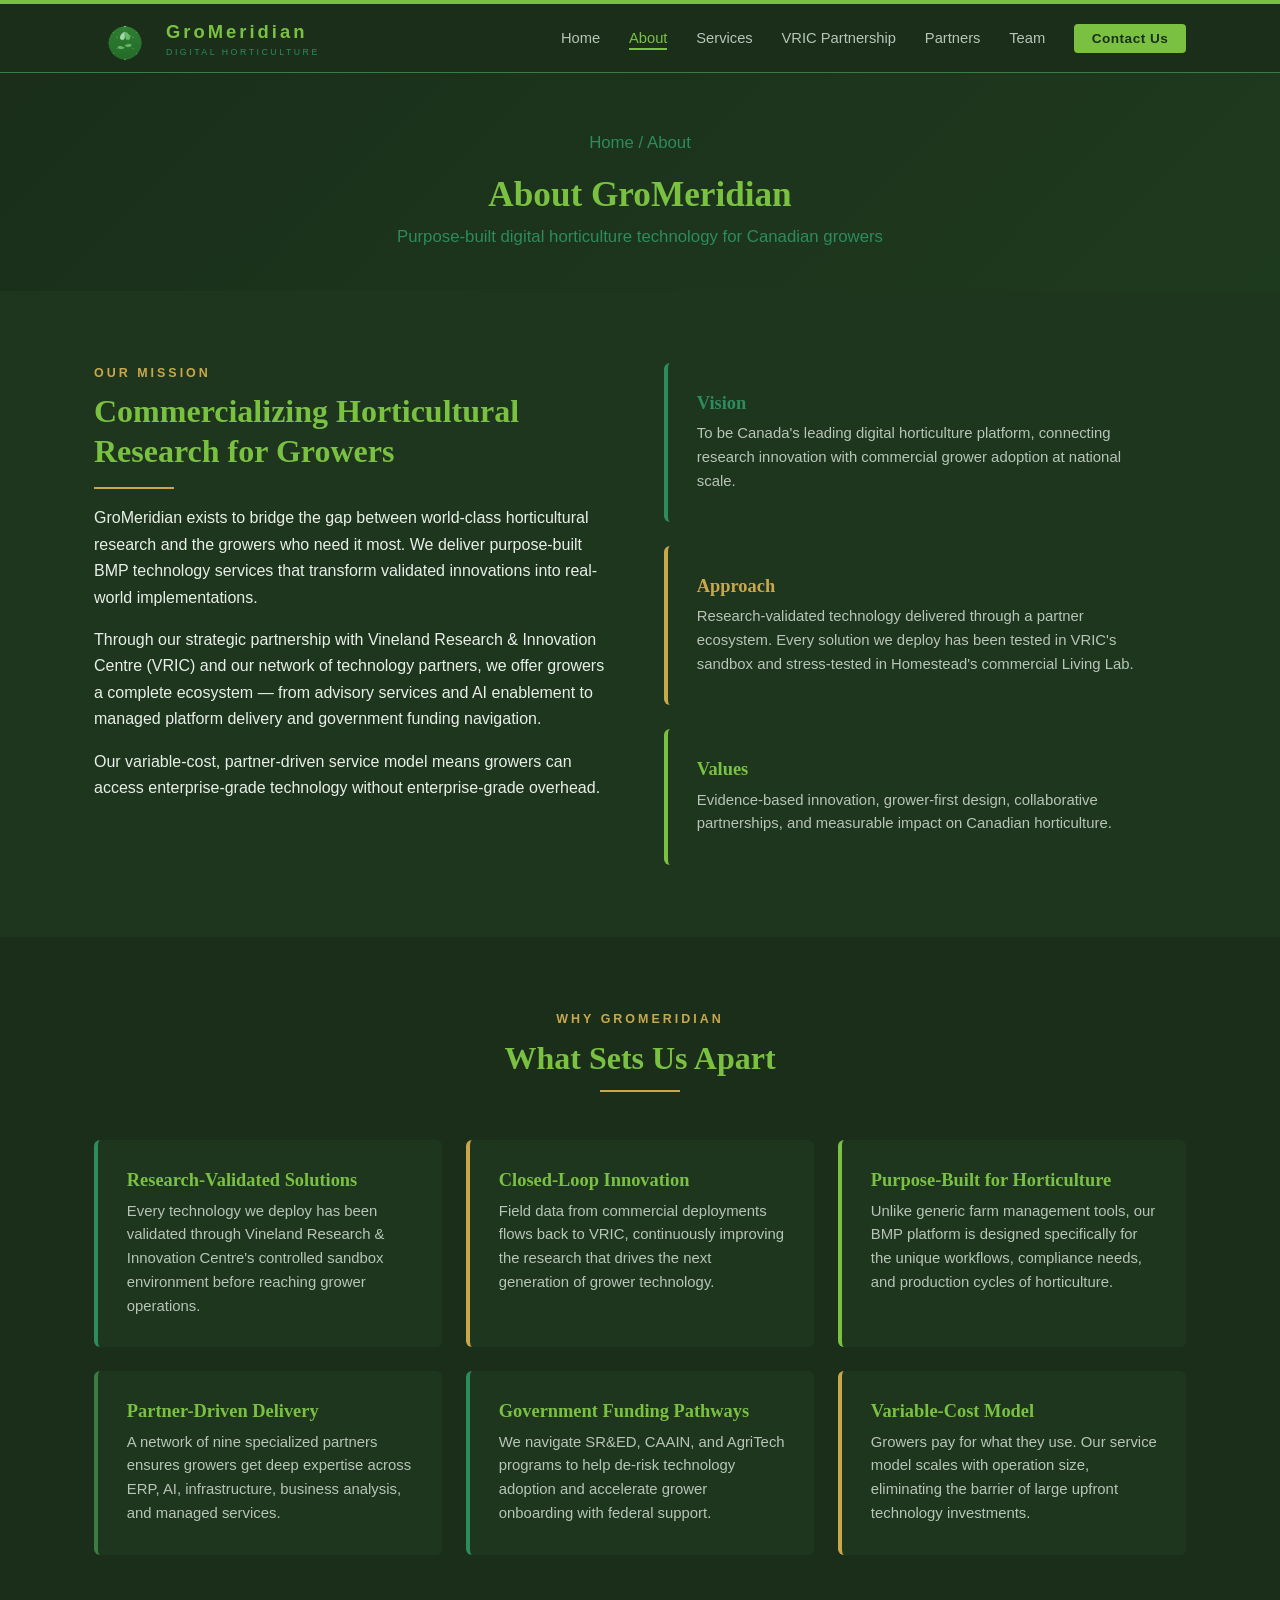
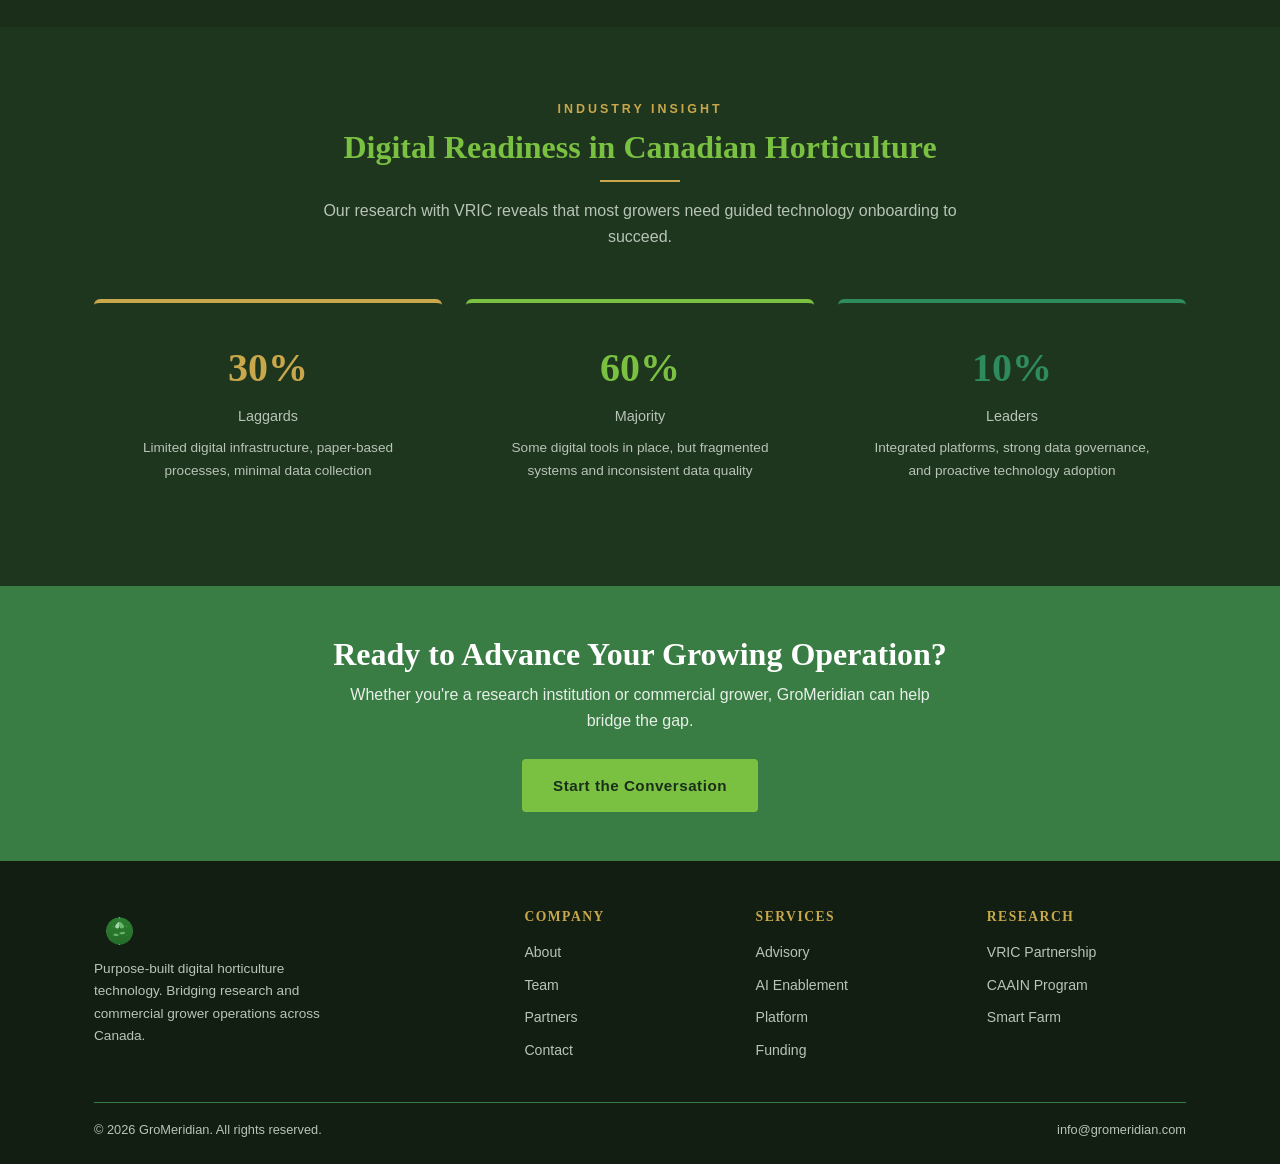
<file: Archive/about.html>
<!DOCTYPE html>
<html lang="en">
<head>
  <meta charset="UTF-8">
  <meta name="viewport" content="width=device-width, initial-scale=1.0">
  <title>About GroMeridian | Digital Horticulture Company</title>
  <meta name="description" content="GroMeridian is a Canadian digital horticulture company delivering purpose-built BMP technology services to commercial growers. Learn about our mission, vision, and research-to-market approach.">
  <meta name="keywords" content="about GroMeridian, digital horticulture company, Canadian agtech, BMP technology, horticulture ERP, smart farm innovation">
  <link rel="canonical" href="https://gromeridian.com/about.html">
  <meta property="og:title" content="About GroMeridian | Digital Horticulture Company">
  <meta property="og:description" content="Canadian digital horticulture company delivering purpose-built BMP technology to commercial growers.">
  <meta property="og:url" content="https://gromeridian.com/about.html">
  <script type="application/ld+json">
  {
    "@context": "https://schema.org",
    "@type": "AboutPage",
    "name": "About GroMeridian",
    "description": "GroMeridian is a Canadian digital horticulture company bridging research and commercial grower operations.",
    "mainEntity": {
      "@type": "Organization",
      "name": "GroMeridian",
      "foundingLocation": "Canada",
      "knowsAbout": ["Digital Horticulture", "BMP Technology", "Smart Farm Networks", "Agricultural AI"]
    }
  }
  </script>
  <link rel="stylesheet" href="css/style.css">
</head>
<body>

<div class="accent-bar"></div>
<header>
  <div class="container">
    <a href="index.html" class="logo-link">
      <img src="images/logo-icon.png" alt="GroMeridian logo" width="44" height="31">
      <div><span>GroMeridian</span><small>Digital Horticulture</small></div>
    </a>
    <button class="menu-toggle" aria-label="Toggle navigation"><span></span><span></span><span></span></button>
    <nav>
      <ul>
        <li><a href="index.html">Home</a></li>
        <li><a href="about.html">About</a></li>
        <li><a href="services.html">Services</a></li>
        <li><a href="vric-partnership.html">VRIC Partnership</a></li>
        <li><a href="partners.html">Partners</a></li>
        <li><a href="team.html">Team</a></li>
        <li><a href="contact.html" class="nav-cta">Contact Us</a></li>
      </ul>
    </nav>
  </div>
</header>

<section class="page-hero">
  <div class="container">
    <p class="breadcrumb"><a href="index.html">Home</a> / About</p>
    <h1>About GroMeridian</h1>
    <p>Purpose-built digital horticulture technology for Canadian growers</p>
  </div>
</section>

<!-- ═══ MISSION ═══ -->
<section>
  <div class="container">
    <div class="split">
      <div>
        <p class="overline" style="color:var(--gold);letter-spacing:3px;font-size:.78rem;font-weight:700;text-transform:uppercase;margin-bottom:.5rem;">Our Mission</p>
        <h2>Commercializing Horticultural Research for Growers</h2>
        <div class="divider-line" style="margin:0.8rem 0 1rem;"></div>
        <p style="margin-bottom:1rem;">GroMeridian exists to bridge the gap between world-class horticultural research and the growers who need it most. We deliver purpose-built BMP technology services that transform validated innovations into real-world implementations.</p>
        <p style="margin-bottom:1rem;">Through our strategic partnership with Vineland Research &amp; Innovation Centre (VRIC) and our network of technology partners, we offer growers a complete ecosystem &mdash; from advisory services and AI enablement to managed platform delivery and government funding navigation.</p>
        <p>Our variable-cost, partner-driven service model means growers can access enterprise-grade technology without enterprise-grade overhead.</p>
      </div>
      <div>
        <div class="card" style="border-left-color:var(--teal);margin-bottom:1.5rem;">
          <h3 style="color:var(--teal);">Vision</h3>
          <p>To be Canada's leading digital horticulture platform, connecting research innovation with commercial grower adoption at national scale.</p>
        </div>
        <div class="card" style="border-left-color:var(--gold);margin-bottom:1.5rem;">
          <h3 style="color:var(--gold);">Approach</h3>
          <p>Research-validated technology delivered through a partner ecosystem. Every solution we deploy has been tested in VRIC's sandbox and stress-tested in Homestead's commercial Living Lab.</p>
        </div>
        <div class="card">
          <h3>Values</h3>
          <p>Evidence-based innovation, grower-first design, collaborative partnerships, and measurable impact on Canadian horticulture.</p>
        </div>
      </div>
    </div>
  </div>
</section>

<!-- ═══ WHY GROMERIDIAN ═══ -->
<section>
  <div class="container">
    <div class="section-header">
      <p class="overline">Why GroMeridian</p>
      <h2>What Sets Us Apart</h2>
      <div class="divider-line"></div>
    </div>
    <div class="card-grid cols-3">
      <article class="card border-teal">
        <h3>Research-Validated Solutions</h3>
        <p>Every technology we deploy has been validated through Vineland Research &amp; Innovation Centre's controlled sandbox environment before reaching grower operations.</p>
      </article>
      <article class="card border-gold">
        <h3>Closed-Loop Innovation</h3>
        <p>Field data from commercial deployments flows back to VRIC, continuously improving the research that drives the next generation of grower technology.</p>
      </article>
      <article class="card">
        <h3>Purpose-Built for Horticulture</h3>
        <p>Unlike generic farm management tools, our BMP platform is designed specifically for the unique workflows, compliance needs, and production cycles of horticulture.</p>
      </article>
      <article class="card border-mid">
        <h3>Partner-Driven Delivery</h3>
        <p>A network of nine specialized partners ensures growers get deep expertise across ERP, AI, infrastructure, business analysis, and managed services.</p>
      </article>
      <article class="card border-teal">
        <h3>Government Funding Pathways</h3>
        <p>We navigate SR&amp;ED, CAAIN, and AgriTech programs to help de-risk technology adoption and accelerate grower onboarding with federal support.</p>
      </article>
      <article class="card border-gold">
        <h3>Variable-Cost Model</h3>
        <p>Growers pay for what they use. Our service model scales with operation size, eliminating the barrier of large upfront technology investments.</p>
      </article>
    </div>
  </div>
</section>

<!-- ═══ DIGITAL READINESS ═══ -->
<section>
  <div class="container">
    <div class="section-header">
      <p class="overline">Industry Insight</p>
      <h2>Digital Readiness in Canadian Horticulture</h2>
      <div class="divider-line"></div>
      <p>Our research with VRIC reveals that most growers need guided technology onboarding to succeed.</p>
    </div>
    <div class="card-grid cols-3">
      <div class="stat-card" style="border-top:4px solid var(--gold);">
        <div class="stat-value" style="color:var(--gold);">30%</div>
        <div class="stat-label">Laggards</div>
        <p style="font-size:.85rem;color:var(--gray);margin-top:.5rem;">Limited digital infrastructure, paper-based processes, minimal data collection</p>
      </div>
      <div class="stat-card" style="border-top:4px solid var(--primary);">
        <div class="stat-value" style="color:var(--primary);">60%</div>
        <div class="stat-label">Majority</div>
        <p style="font-size:.85rem;color:var(--gray);margin-top:.5rem;">Some digital tools in place, but fragmented systems and inconsistent data quality</p>
      </div>
      <div class="stat-card" style="border-top:4px solid var(--teal);">
        <div class="stat-value" style="color:var(--teal);">10%</div>
        <div class="stat-label">Leaders</div>
        <p style="font-size:.85rem;color:var(--gray);margin-top:.5rem;">Integrated platforms, strong data governance, and proactive technology adoption</p>
      </div>
    </div>
  </div>
</section>

<!-- ═══ CTA ═══ -->
<section class="cta-banner">
  <div class="container">
    <h2>Ready to Advance Your Growing Operation?</h2>
    <p>Whether you're a research institution or commercial grower, GroMeridian can help bridge the gap.</p>
    <a href="contact.html" class="btn btn-primary">Start the Conversation</a>
  </div>
</section>

<footer>
  <div class="container">
    <div class="footer-grid">
      <div class="footer-brand">
        <img src="images/logo-icon.png" alt="GroMeridian" height="36">
        <p>Purpose-built digital horticulture technology. Bridging research and commercial grower operations across Canada.</p>
      </div>
      <div><h4>Company</h4><ul><li><a href="about.html">About</a></li><li><a href="team.html">Team</a></li><li><a href="partners.html">Partners</a></li><li><a href="contact.html">Contact</a></li></ul></div>
      <div><h4>Services</h4><ul><li><a href="services.html">Advisory</a></li><li><a href="services.html#ai">AI Enablement</a></li><li><a href="services.html#platform">Platform</a></li><li><a href="services.html#funding">Funding</a></li></ul></div>
      <div><h4>Research</h4><ul><li><a href="vric-partnership.html">VRIC Partnership</a></li><li><a href="vric-partnership.html#caain">CAAIN Program</a></li><li><a href="vric-partnership.html#smartfarm">Smart Farm</a></li></ul></div>
    </div>
    <div class="footer-bottom">
      <span>&copy; 2026 GroMeridian. All rights reserved.</span>
      <span>info@gromeridian.com</span>
    </div>
  </div>
</footer>
<script src="js/main.js"></script>
</body>
</html>
</file>
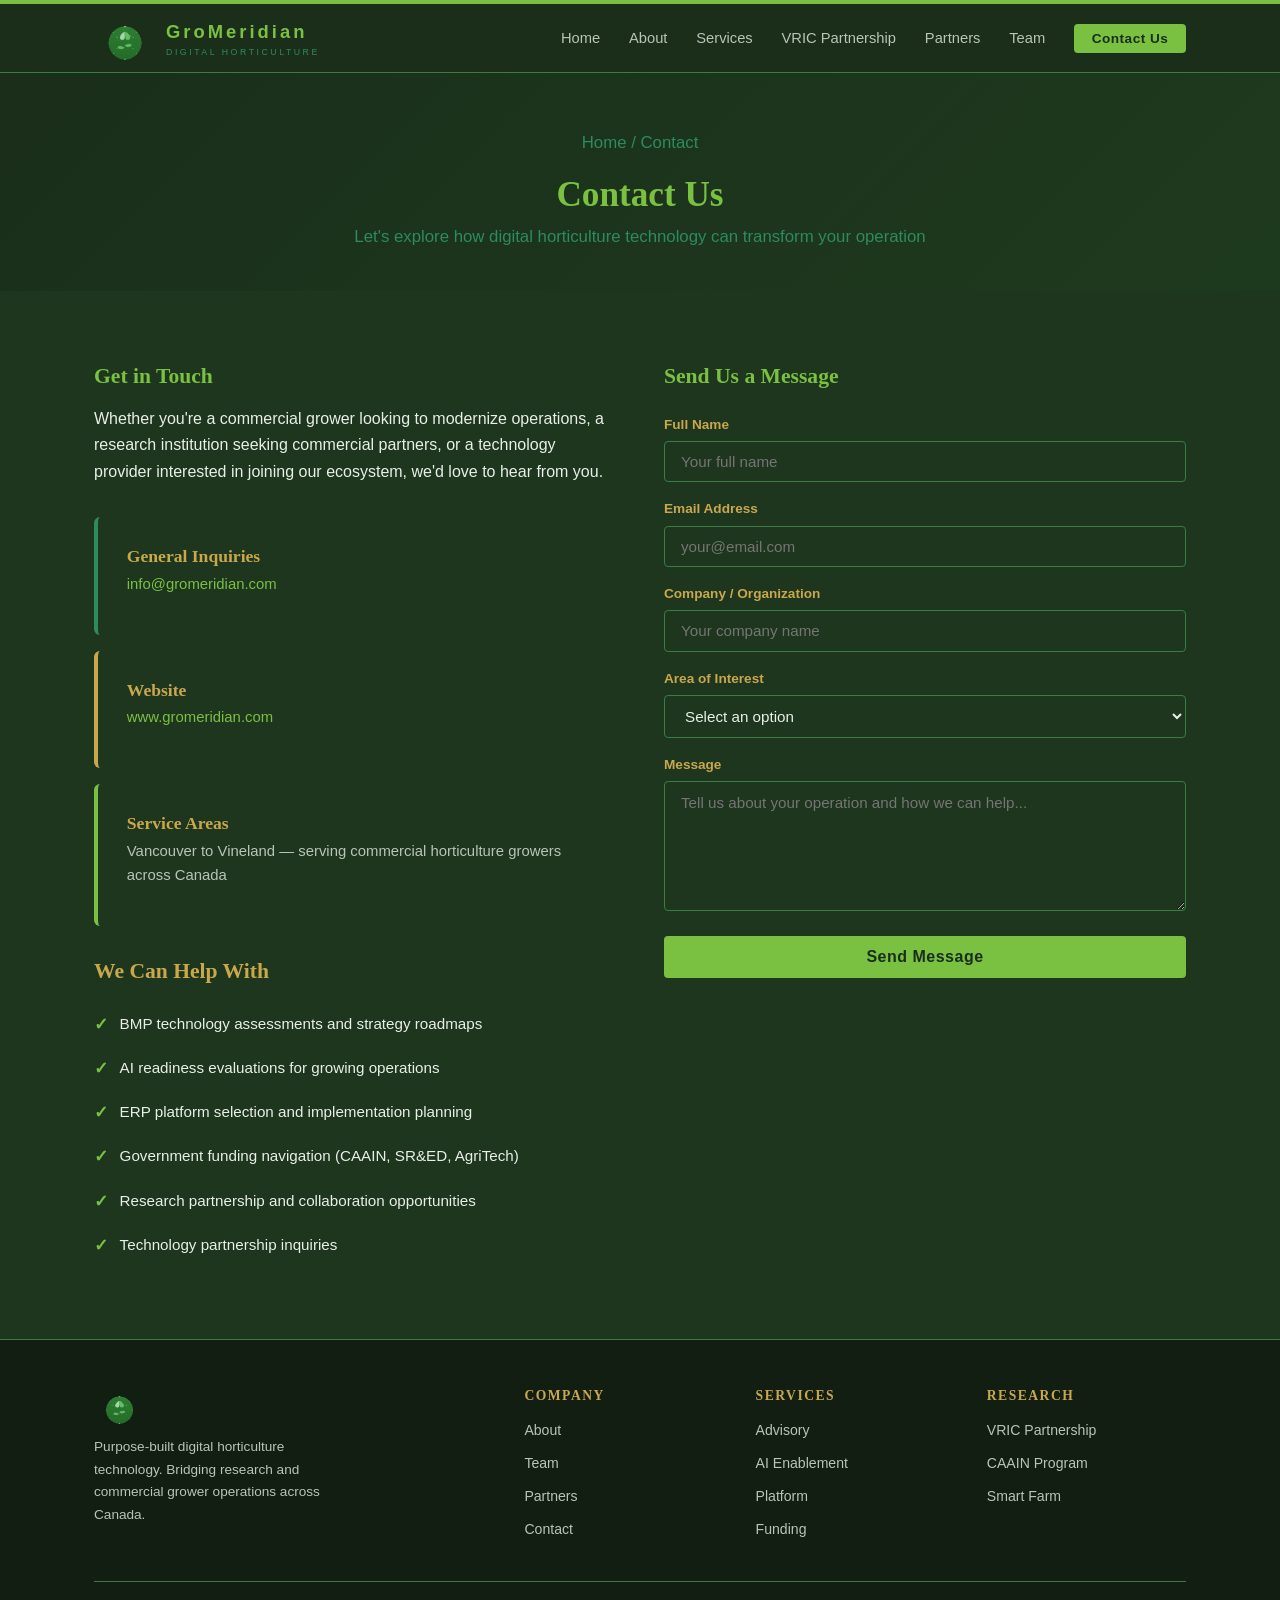
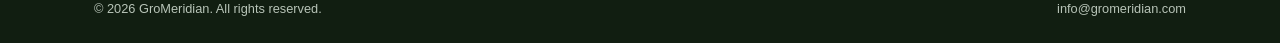
<file: Archive/contact.html>
<!DOCTYPE html>
<html lang="en">
<head>
  <meta charset="UTF-8">
  <meta name="viewport" content="width=device-width, initial-scale=1.0">
  <title>Contact GroMeridian | Digital Horticulture Consultation</title>
  <meta name="description" content="Contact GroMeridian for digital horticulture consulting, BMP technology services, AI enablement, or partnership inquiries. Serving commercial growers across Canada.">
  <meta name="keywords" content="contact GroMeridian, horticulture consulting, digital agriculture consultation, BMP technology inquiry, agtech partnership Canada">
  <link rel="canonical" href="https://gromeridian.com/contact.html">
  <meta property="og:title" content="Contact GroMeridian | Digital Horticulture">
  <meta property="og:description" content="Get in touch for digital horticulture consulting and BMP technology services.">
  <meta property="og:url" content="https://gromeridian.com/contact.html">
  <script type="application/ld+json">
  {
    "@context": "https://schema.org",
    "@type": "ContactPage",
    "name": "Contact GroMeridian",
    "mainEntity": {
      "@type": "Organization",
      "name": "GroMeridian",
      "email": "info@gromeridian.com",
      "url": "https://gromeridian.com"
    }
  }
  </script>
  <link rel="stylesheet" href="css/style.css">
</head>
<body>

<div class="accent-bar"></div>
<header>
  <div class="container">
    <a href="index.html" class="logo-link">
      <img src="images/logo-icon.png" alt="GroMeridian logo" width="44" height="31">
      <div><span>GroMeridian</span><small>Digital Horticulture</small></div>
    </a>
    <button class="menu-toggle" aria-label="Toggle navigation"><span></span><span></span><span></span></button>
    <nav>
      <ul>
        <li><a href="index.html">Home</a></li>
        <li><a href="about.html">About</a></li>
        <li><a href="services.html">Services</a></li>
        <li><a href="vric-partnership.html">VRIC Partnership</a></li>
        <li><a href="partners.html">Partners</a></li>
        <li><a href="team.html">Team</a></li>
        <li><a href="contact.html" class="nav-cta">Contact Us</a></li>
      </ul>
    </nav>
  </div>
</header>

<section class="page-hero">
  <div class="container">
    <p class="breadcrumb"><a href="index.html">Home</a> / Contact</p>
    <h1>Contact Us</h1>
    <p>Let's explore how digital horticulture technology can transform your operation</p>
  </div>
</section>

<section>
  <div class="container">
    <div class="contact-grid">
      <div class="contact-info">
        <h3 style="color:var(--primary);">Get in Touch</h3>
        <p>Whether you're a commercial grower looking to modernize operations, a research institution seeking commercial partners, or a technology provider interested in joining our ecosystem, we'd love to hear from you.</p>

        <div style="margin-top:2rem;">
          <div class="card border-teal" style="margin-bottom:1rem;">
            <h4>General Inquiries</h4>
            <p style="margin-top:.3rem;"><a href="mailto:info@gromeridian.com">info@gromeridian.com</a></p>
          </div>
          <div class="card border-gold" style="margin-bottom:1rem;">
            <h4>Website</h4>
            <p style="margin-top:.3rem;"><a href="https://gromeridian.com">www.gromeridian.com</a></p>
          </div>
          <div class="card" style="margin-bottom:1rem;">
            <h4>Service Areas</h4>
            <p style="margin-top:.3rem;">Vancouver to Vineland &mdash; serving commercial horticulture growers across Canada</p>
          </div>
        </div>

        <div style="margin-top:2rem;">
          <h3 style="color:var(--gold);margin-bottom:1rem;">We Can Help With</h3>
          <ul class="feature-list">
            <li>BMP technology assessments and strategy roadmaps</li>
            <li>AI readiness evaluations for growing operations</li>
            <li>ERP platform selection and implementation planning</li>
            <li>Government funding navigation (CAAIN, SR&amp;ED, AgriTech)</li>
            <li>Research partnership and collaboration opportunities</li>
            <li>Technology partnership inquiries</li>
          </ul>
        </div>
      </div>

      <div>
        <div class="contact-form">
          <h3 style="color:var(--primary);margin-bottom:1.5rem;">Send Us a Message</h3>

          <label for="name">Full Name</label>
          <input type="text" id="name" name="name" placeholder="Your full name" required>

          <label for="email">Email Address</label>
          <input type="email" id="email" name="email" placeholder="your@email.com" required>

          <label for="company">Company / Organization</label>
          <input type="text" id="company" name="company" placeholder="Your company name">

          <label for="interest">Area of Interest</label>
          <select id="interest" name="interest">
            <option value="">Select an option</option>
            <option value="advisory">Advisory & Professional Services</option>
            <option value="ai">AI Enablement</option>
            <option value="platform">Platform & Licensing</option>
            <option value="managed">Managed Services</option>
            <option value="funding">Government Funding</option>
            <option value="partnership">Partnership Inquiry</option>
            <option value="research">Research Collaboration</option>
            <option value="other">Other</option>
          </select>

          <label for="message">Message</label>
          <textarea id="message" name="message" placeholder="Tell us about your operation and how we can help..." required></textarea>

          <button type="submit" class="btn btn-primary" style="width:100%;border:none;cursor:pointer;font-size:1rem;">Send Message</button>
        </div>
      </div>
    </div>
  </div>
</section>

<footer>
  <div class="container">
    <div class="footer-grid">
      <div class="footer-brand"><img src="images/logo-icon.png" alt="GroMeridian" height="36"><p>Purpose-built digital horticulture technology. Bridging research and commercial grower operations across Canada.</p></div>
      <div><h4>Company</h4><ul><li><a href="about.html">About</a></li><li><a href="team.html">Team</a></li><li><a href="partners.html">Partners</a></li><li><a href="contact.html">Contact</a></li></ul></div>
      <div><h4>Services</h4><ul><li><a href="services.html">Advisory</a></li><li><a href="services.html#ai">AI Enablement</a></li><li><a href="services.html#platform">Platform</a></li><li><a href="services.html#funding">Funding</a></li></ul></div>
      <div><h4>Research</h4><ul><li><a href="vric-partnership.html">VRIC Partnership</a></li><li><a href="vric-partnership.html#caain">CAAIN Program</a></li><li><a href="vric-partnership.html#smartfarm">Smart Farm</a></li></ul></div>
    </div>
    <div class="footer-bottom"><span>&copy; 2026 GroMeridian. All rights reserved.</span><span>info@gromeridian.com</span></div>
  </div>
</footer>
<script src="js/main.js"></script>
</body>
</html>
</file>
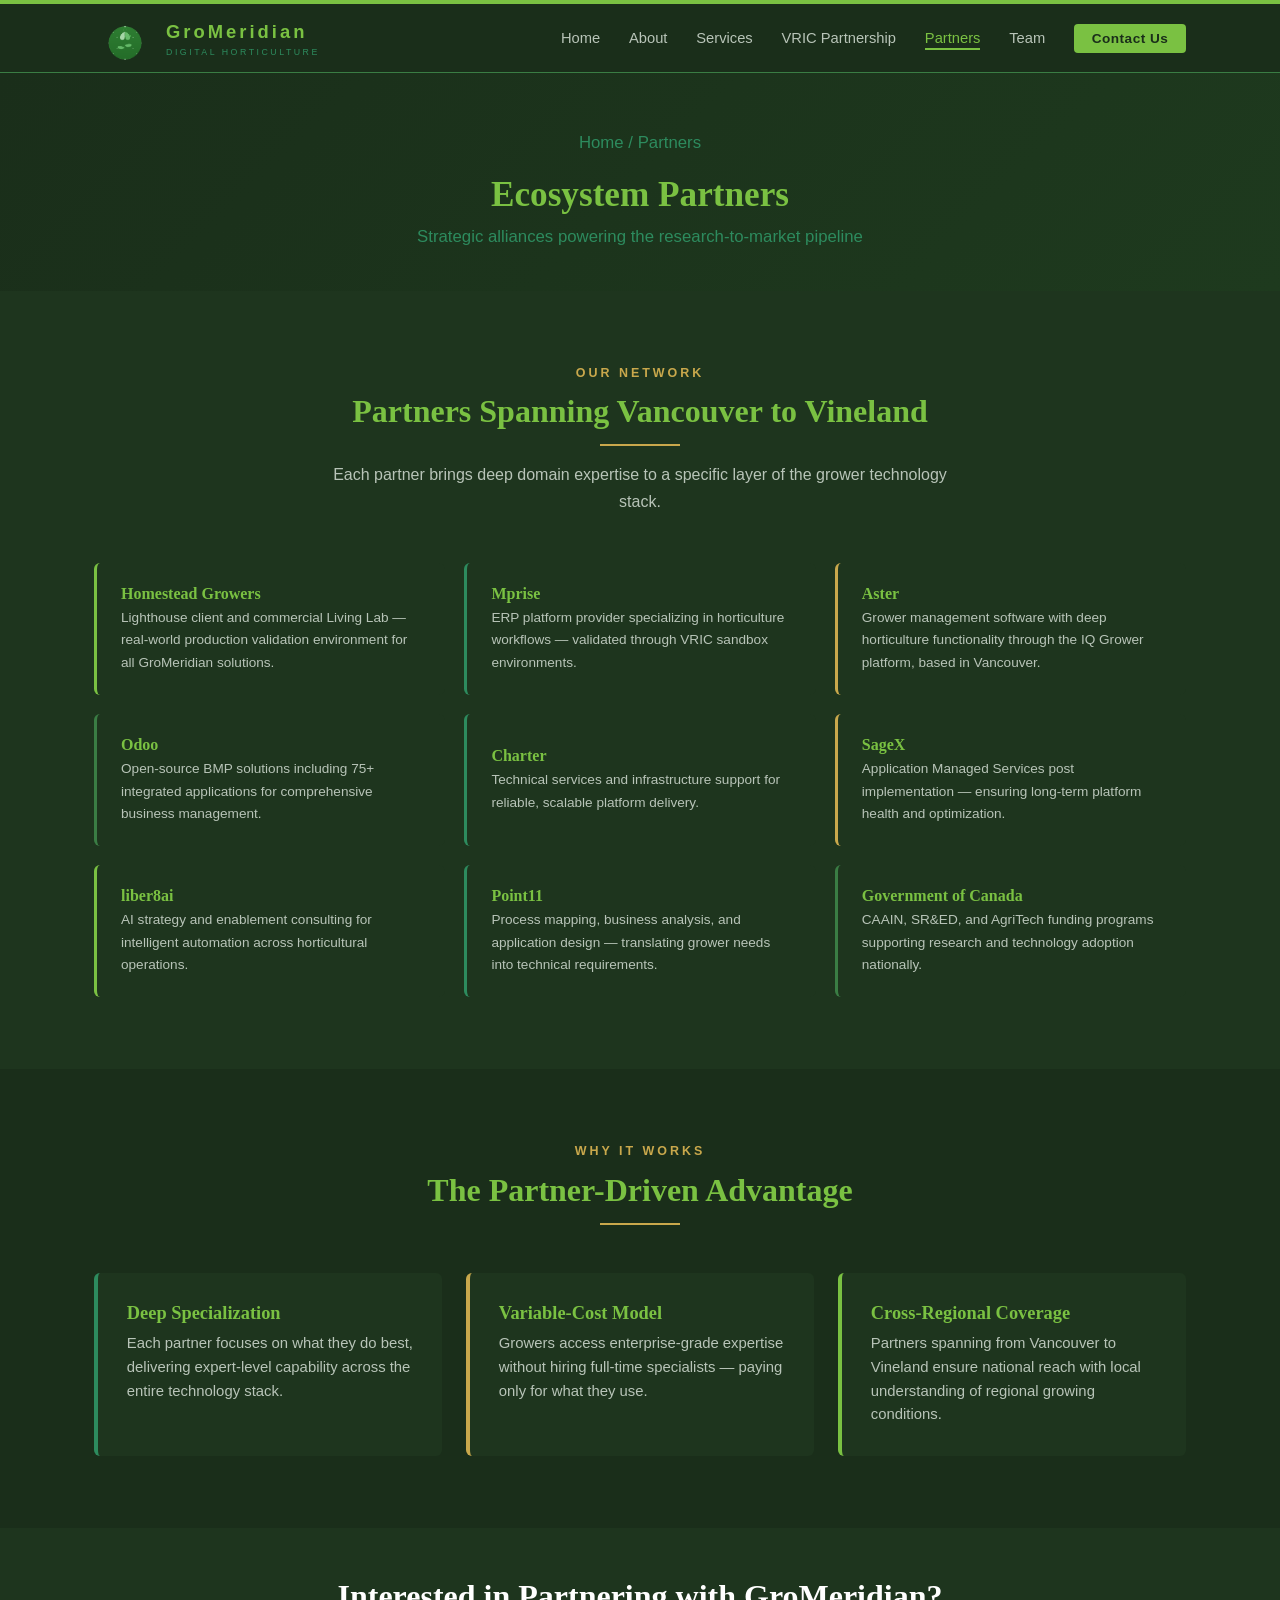
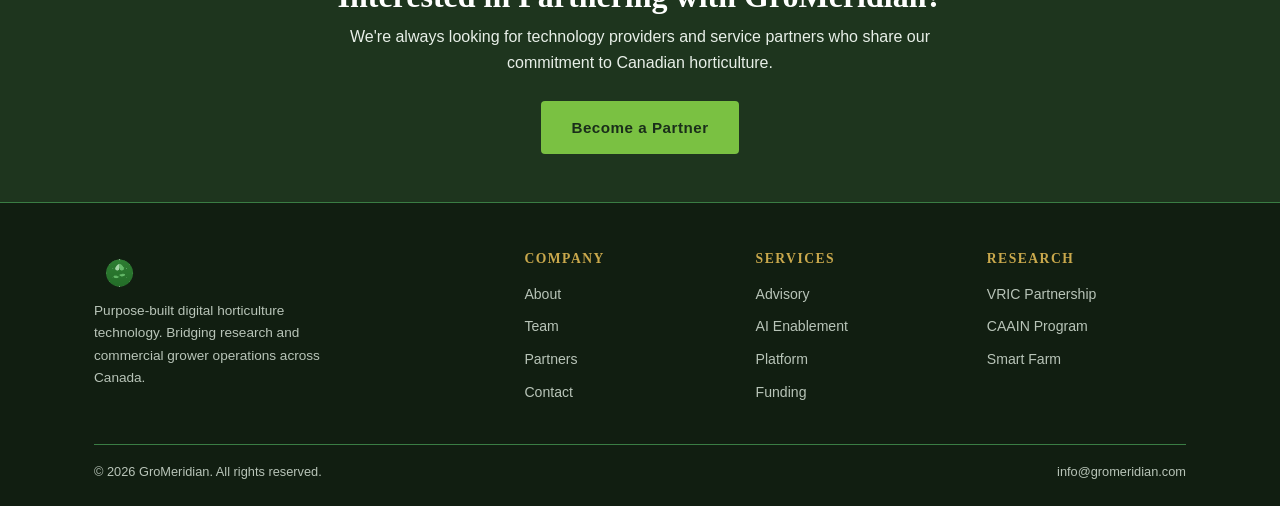
<file: Archive/partners.html>
<!DOCTYPE html>
<html lang="en">
<head>
  <meta charset="UTF-8">
  <meta name="viewport" content="width=device-width, initial-scale=1.0">
  <title>Partners | GroMeridian Ecosystem &amp; Technology Alliances</title>
  <meta name="description" content="GroMeridian's ecosystem of 9 strategic partners including Homestead Growers, Mprise, Aster, Odoo, Charter, SageX, liber8ai, Point11, and Government of Canada. Powering the research-to-market pipeline.">
  <meta name="keywords" content="GroMeridian partners, Mprise ERP horticulture, Aster IQ Grower, Odoo agriculture, horticulture technology partners, agtech ecosystem Canada, Homestead Growers, CAAIN partners">
  <link rel="canonical" href="https://gromeridian.com/partners.html">
  <meta property="og:title" content="Partners | GroMeridian Ecosystem">
  <meta property="og:description" content="Nine strategic partners powering the research-to-market pipeline for Canadian horticulture.">
  <meta property="og:url" content="https://gromeridian.com/partners.html">
  <script type="application/ld+json">
  {
    "@context": "https://schema.org",
    "@type": "WebPage",
    "name": "GroMeridian Ecosystem Partners",
    "description": "Nine strategic technology partners powering the research-to-market pipeline for Canadian horticulture.",
    "mainEntity": {
      "@type": "Organization",
      "name": "GroMeridian",
      "member": [
        {"@type": "Organization", "name": "Homestead Growers"},
        {"@type": "Organization", "name": "Mprise"},
        {"@type": "Organization", "name": "Aster"},
        {"@type": "Organization", "name": "Odoo"},
        {"@type": "Organization", "name": "Charter"},
        {"@type": "Organization", "name": "SageX"},
        {"@type": "Organization", "name": "liber8ai"},
        {"@type": "Organization", "name": "Point11"}
      ]
    }
  }
  </script>
  <link rel="stylesheet" href="css/style.css">
</head>
<body>

<div class="accent-bar"></div>
<header>
  <div class="container">
    <a href="index.html" class="logo-link">
      <img src="images/logo-icon.png" alt="GroMeridian logo" width="44" height="31">
      <div><span>GroMeridian</span><small>Digital Horticulture</small></div>
    </a>
    <button class="menu-toggle" aria-label="Toggle navigation"><span></span><span></span><span></span></button>
    <nav>
      <ul>
        <li><a href="index.html">Home</a></li>
        <li><a href="about.html">About</a></li>
        <li><a href="services.html">Services</a></li>
        <li><a href="vric-partnership.html">VRIC Partnership</a></li>
        <li><a href="partners.html">Partners</a></li>
        <li><a href="team.html">Team</a></li>
        <li><a href="contact.html" class="nav-cta">Contact Us</a></li>
      </ul>
    </nav>
  </div>
</header>

<section class="page-hero">
  <div class="container">
    <p class="breadcrumb"><a href="index.html">Home</a> / Partners</p>
    <h1>Ecosystem Partners</h1>
    <p>Strategic alliances powering the research-to-market pipeline</p>
  </div>
</section>

<section>
  <div class="container">
    <div class="section-header">
      <p class="overline">Our Network</p>
      <h2>Partners Spanning Vancouver to Vineland</h2>
      <div class="divider-line"></div>
      <p>Each partner brings deep domain expertise to a specific layer of the grower technology stack.</p>
    </div>

    <div class="partner-grid">
      <div class="partner-card" style="border-left-color:var(--primary);">
        <div>
          <h4>Homestead Growers</h4>
          <p>Lighthouse client and commercial Living Lab &mdash; real-world production validation environment for all GroMeridian solutions.</p>
        </div>
      </div>
      <div class="partner-card" style="border-left-color:var(--teal);">
        <div>
          <h4>Mprise</h4>
          <p>ERP platform provider specializing in horticulture workflows &mdash; validated through VRIC sandbox environments.</p>
        </div>
      </div>
      <div class="partner-card" style="border-left-color:var(--gold);">
        <div>
          <h4>Aster</h4>
          <p>Grower management software with deep horticulture functionality through the IQ Grower platform, based in Vancouver.</p>
        </div>
      </div>
      <div class="partner-card" style="border-left-color:var(--mid-green);">
        <div>
          <h4>Odoo</h4>
          <p>Open-source BMP solutions including 75+ integrated applications for comprehensive business management.</p>
        </div>
      </div>
      <div class="partner-card" style="border-left-color:var(--teal);">
        <div>
          <h4>Charter</h4>
          <p>Technical services and infrastructure support for reliable, scalable platform delivery.</p>
        </div>
      </div>
      <div class="partner-card" style="border-left-color:var(--gold);">
        <div>
          <h4>SageX</h4>
          <p>Application Managed Services post implementation &mdash; ensuring long-term platform health and optimization.</p>
        </div>
      </div>
      <div class="partner-card" style="border-left-color:var(--primary);">
        <div>
          <h4>liber8ai</h4>
          <p>AI strategy and enablement consulting for intelligent automation across horticultural operations.</p>
        </div>
      </div>
      <div class="partner-card" style="border-left-color:var(--teal);">
        <div>
          <h4>Point11</h4>
          <p>Process mapping, business analysis, and application design &mdash; translating grower needs into technical requirements.</p>
        </div>
      </div>
      <div class="partner-card" style="border-left-color:var(--mid-green);">
        <div>
          <h4>Government of Canada</h4>
          <p>CAAIN, SR&amp;ED, and AgriTech funding programs supporting research and technology adoption nationally.</p>
        </div>
      </div>
    </div>
  </div>
</section>

<!-- ═══ PARTNER VALUE ═══ -->
<section>
  <div class="container">
    <div class="section-header">
      <p class="overline">Why It Works</p>
      <h2>The Partner-Driven Advantage</h2>
      <div class="divider-line"></div>
    </div>
    <div class="card-grid cols-3">
      <article class="card border-teal">
        <h3>Deep Specialization</h3>
        <p>Each partner focuses on what they do best, delivering expert-level capability across the entire technology stack.</p>
      </article>
      <article class="card border-gold">
        <h3>Variable-Cost Model</h3>
        <p>Growers access enterprise-grade expertise without hiring full-time specialists &mdash; paying only for what they use.</p>
      </article>
      <article class="card">
        <h3>Cross-Regional Coverage</h3>
        <p>Partners spanning from Vancouver to Vineland ensure national reach with local understanding of regional growing conditions.</p>
      </article>
    </div>
  </div>
</section>

<section class="cta-banner">
  <div class="container">
    <h2>Interested in Partnering with GroMeridian?</h2>
    <p>We're always looking for technology providers and service partners who share our commitment to Canadian horticulture.</p>
    <a href="contact.html" class="btn btn-primary">Become a Partner</a>
  </div>
</section>

<footer>
  <div class="container">
    <div class="footer-grid">
      <div class="footer-brand"><img src="images/logo-icon.png" alt="GroMeridian" height="36"><p>Purpose-built digital horticulture technology. Bridging research and commercial grower operations across Canada.</p></div>
      <div><h4>Company</h4><ul><li><a href="about.html">About</a></li><li><a href="team.html">Team</a></li><li><a href="partners.html">Partners</a></li><li><a href="contact.html">Contact</a></li></ul></div>
      <div><h4>Services</h4><ul><li><a href="services.html">Advisory</a></li><li><a href="services.html#ai">AI Enablement</a></li><li><a href="services.html#platform">Platform</a></li><li><a href="services.html#funding">Funding</a></li></ul></div>
      <div><h4>Research</h4><ul><li><a href="vric-partnership.html">VRIC Partnership</a></li><li><a href="vric-partnership.html#caain">CAAIN Program</a></li><li><a href="vric-partnership.html#smartfarm">Smart Farm</a></li></ul></div>
    </div>
    <div class="footer-bottom"><span>&copy; 2026 GroMeridian. All rights reserved.</span><span>info@gromeridian.com</span></div>
  </div>
</footer>
<script src="js/main.js"></script>
</body>
</html>
</file>
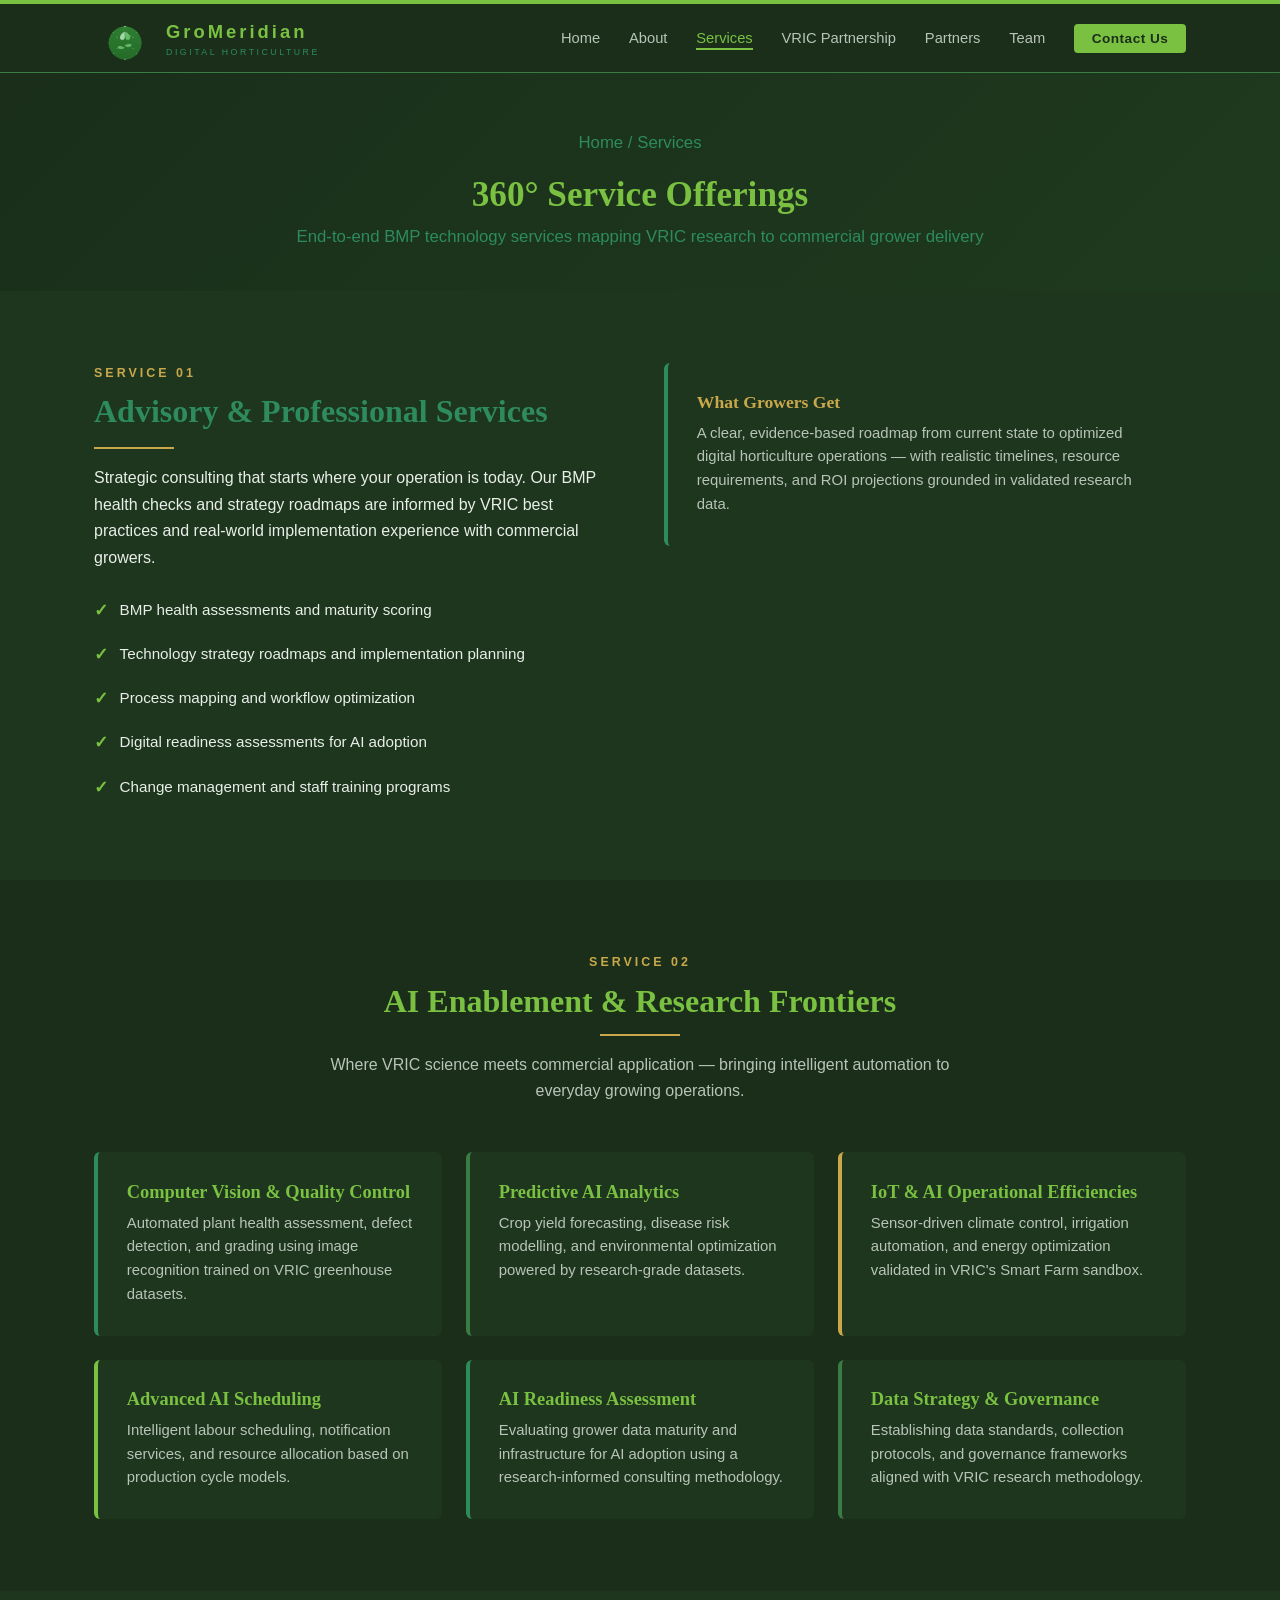
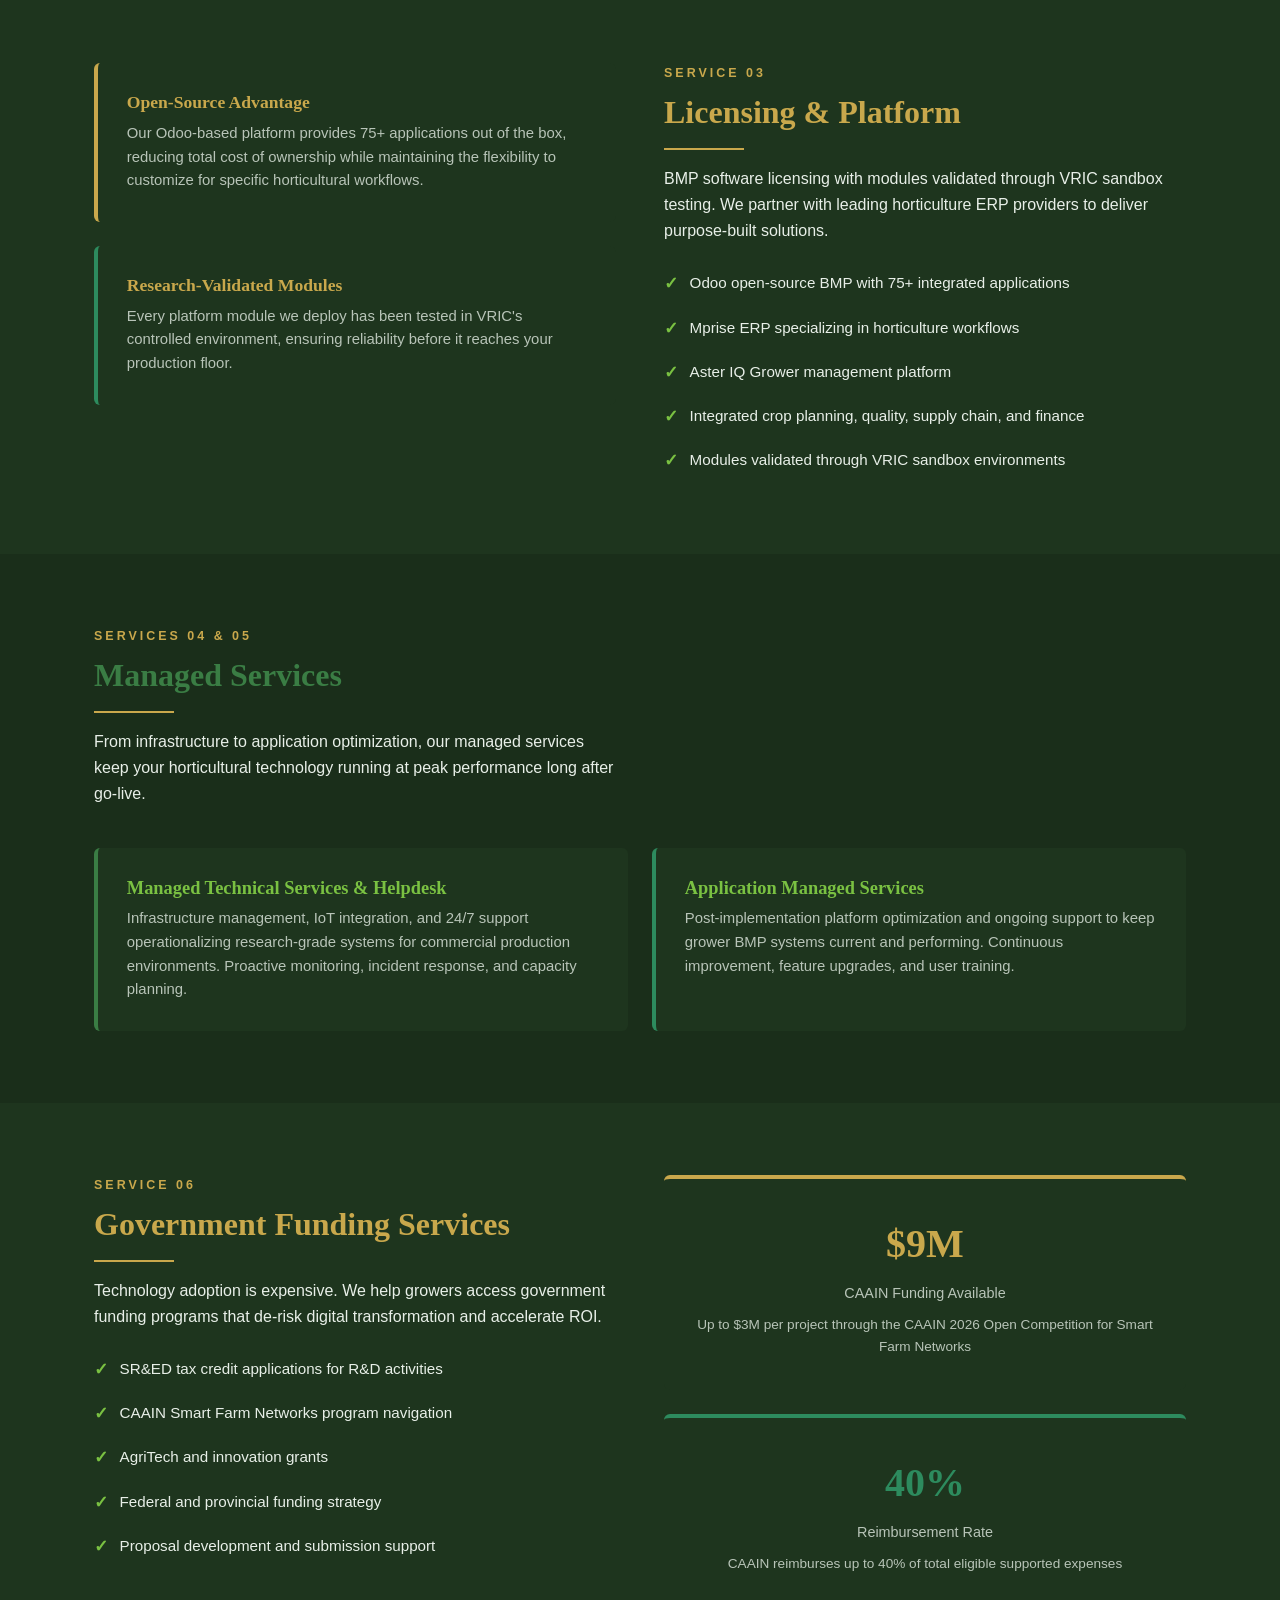
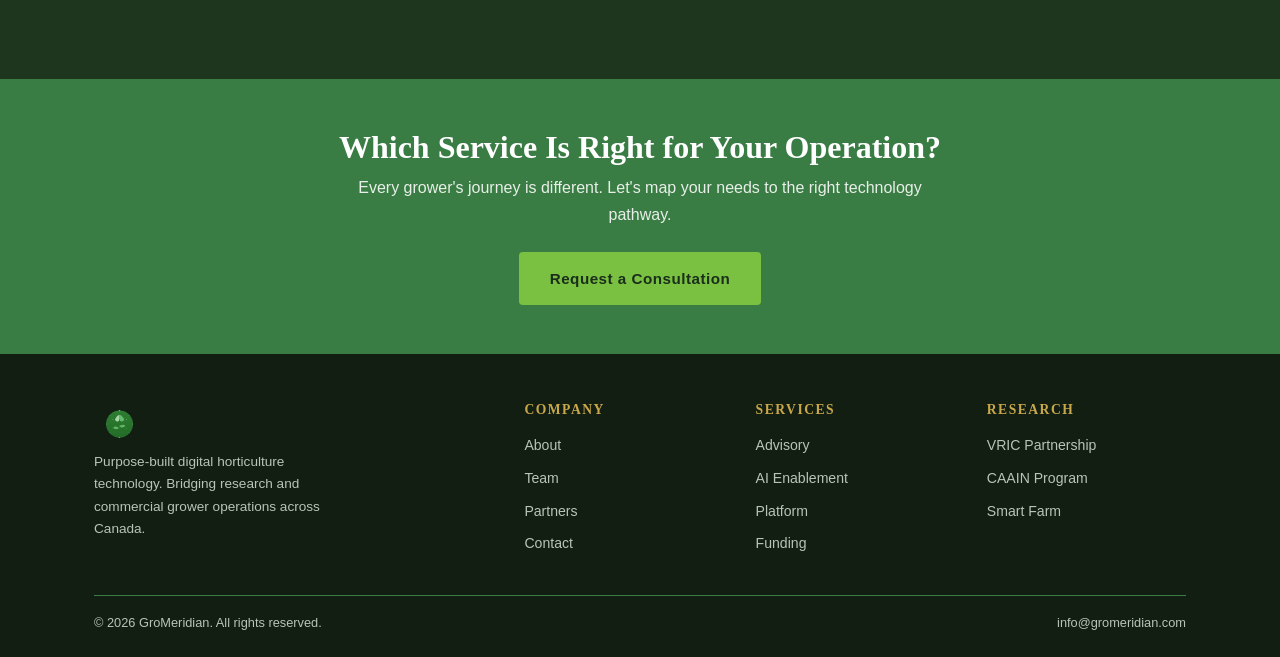
<file: Archive/services.html>
<!DOCTYPE html>
<html lang="en">
<head>
  <meta charset="UTF-8">
  <meta name="viewport" content="width=device-width, initial-scale=1.0">
  <title>Services | GroMeridian Digital Horticulture Solutions</title>
  <meta name="description" content="GroMeridian offers 360-degree BMP technology services: advisory, AI enablement, ERP platforms (Odoo, Mprise), managed services, and government funding navigation for horticulture growers.">
  <meta name="keywords" content="horticulture ERP, BMP advisory services, AI agriculture, Odoo horticulture, Mprise ERP, greenhouse technology services, managed services agriculture, SRED horticulture, CAAIN funding, agtech consulting">
  <link rel="canonical" href="https://gromeridian.com/services.html">
  <meta property="og:title" content="Services | GroMeridian Digital Horticulture Solutions">
  <meta property="og:description" content="360-degree BMP technology services for commercial horticulture growers.">
  <meta property="og:url" content="https://gromeridian.com/services.html">
  <script type="application/ld+json">
  {
    "@context": "https://schema.org",
    "@type": "Service",
    "provider": {"@type": "Organization", "name": "GroMeridian"},
    "serviceType": "Digital Horticulture Technology Services",
    "areaServed": "CA",
    "hasOfferCatalog": {
      "@type": "OfferCatalog",
      "name": "GroMeridian Services",
      "itemListElement": [
        {"@type": "Offer", "itemOffered": {"@type": "Service", "name": "Advisory & Professional Services"}},
        {"@type": "Offer", "itemOffered": {"@type": "Service", "name": "AI Enablement"}},
        {"@type": "Offer", "itemOffered": {"@type": "Service", "name": "Licensing & Platform"}},
        {"@type": "Offer", "itemOffered": {"@type": "Service", "name": "Managed Technical Services"}},
        {"@type": "Offer", "itemOffered": {"@type": "Service", "name": "Application Managed Services"}},
        {"@type": "Offer", "itemOffered": {"@type": "Service", "name": "Government Funding Services"}}
      ]
    }
  }
  </script>
  <link rel="stylesheet" href="css/style.css">
</head>
<body>

<div class="accent-bar"></div>
<header>
  <div class="container">
    <a href="index.html" class="logo-link">
      <img src="images/logo-icon.png" alt="GroMeridian logo" width="44" height="31">
      <div><span>GroMeridian</span><small>Digital Horticulture</small></div>
    </a>
    <button class="menu-toggle" aria-label="Toggle navigation"><span></span><span></span><span></span></button>
    <nav>
      <ul>
        <li><a href="index.html">Home</a></li>
        <li><a href="about.html">About</a></li>
        <li><a href="services.html">Services</a></li>
        <li><a href="vric-partnership.html">VRIC Partnership</a></li>
        <li><a href="partners.html">Partners</a></li>
        <li><a href="team.html">Team</a></li>
        <li><a href="contact.html" class="nav-cta">Contact Us</a></li>
      </ul>
    </nav>
  </div>
</header>

<section class="page-hero">
  <div class="container">
    <p class="breadcrumb"><a href="index.html">Home</a> / Services</p>
    <h1>360&deg; Service Offerings</h1>
    <p>End-to-end BMP technology services mapping VRIC research to commercial grower delivery</p>
  </div>
</section>

<!-- ═══ ADVISORY ═══ -->
<section id="advisory">
  <div class="container">
    <div class="split">
      <div>
        <p class="overline" style="color:var(--gold);letter-spacing:3px;font-size:.78rem;font-weight:700;text-transform:uppercase;margin-bottom:.5rem;">Service 01</p>
        <h2 style="color:var(--teal);">Advisory &amp; Professional Services</h2>
        <div class="divider-line" style="margin:0.8rem 0 1rem;"></div>
        <p style="margin-bottom:1rem;">Strategic consulting that starts where your operation is today. Our BMP health checks and strategy roadmaps are informed by VRIC best practices and real-world implementation experience with commercial growers.</p>
        <ul class="feature-list">
          <li>BMP health assessments and maturity scoring</li>
          <li>Technology strategy roadmaps and implementation planning</li>
          <li>Process mapping and workflow optimization</li>
          <li>Digital readiness assessments for AI adoption</li>
          <li>Change management and staff training programs</li>
        </ul>
      </div>
      <div>
        <div class="card border-teal">
          <h4>What Growers Get</h4>
          <p style="margin-top:.5rem;">A clear, evidence-based roadmap from current state to optimized digital horticulture operations &mdash; with realistic timelines, resource requirements, and ROI projections grounded in validated research data.</p>
        </div>
      </div>
    </div>
  </div>
</section>

<!-- ═══ AI ENABLEMENT ═══ -->
<section id="ai">
  <div class="container">
    <div class="section-header">
      <p class="overline">Service 02</p>
      <h2>AI Enablement &amp; Research Frontiers</h2>
      <div class="divider-line"></div>
      <p>Where VRIC science meets commercial application &mdash; bringing intelligent automation to everyday growing operations.</p>
    </div>
    <div class="card-grid cols-3">
      <article class="card border-teal">
        <h3>Computer Vision &amp; Quality Control</h3>
        <p>Automated plant health assessment, defect detection, and grading using image recognition trained on VRIC greenhouse datasets.</p>
      </article>
      <article class="card border-mid">
        <h3>Predictive AI Analytics</h3>
        <p>Crop yield forecasting, disease risk modelling, and environmental optimization powered by research-grade datasets.</p>
      </article>
      <article class="card border-gold">
        <h3>IoT &amp; AI Operational Efficiencies</h3>
        <p>Sensor-driven climate control, irrigation automation, and energy optimization validated in VRIC's Smart Farm sandbox.</p>
      </article>
      <article class="card">
        <h3>Advanced AI Scheduling</h3>
        <p>Intelligent labour scheduling, notification services, and resource allocation based on production cycle models.</p>
      </article>
      <article class="card border-teal">
        <h3>AI Readiness Assessment</h3>
        <p>Evaluating grower data maturity and infrastructure for AI adoption using a research-informed consulting methodology.</p>
      </article>
      <article class="card border-mid">
        <h3>Data Strategy &amp; Governance</h3>
        <p>Establishing data standards, collection protocols, and governance frameworks aligned with VRIC research methodology.</p>
      </article>
    </div>
  </div>
</section>

<!-- ═══ PLATFORM ═══ -->
<section id="platform">
  <div class="container">
    <div class="split reverse">
      <div>
        <p class="overline" style="color:var(--gold);letter-spacing:3px;font-size:.78rem;font-weight:700;text-transform:uppercase;margin-bottom:.5rem;">Service 03</p>
        <h2 style="color:var(--gold);">Licensing &amp; Platform</h2>
        <div class="divider-line" style="margin:0.8rem 0 1rem;"></div>
        <p style="margin-bottom:1rem;">BMP software licensing with modules validated through VRIC sandbox testing. We partner with leading horticulture ERP providers to deliver purpose-built solutions.</p>
        <ul class="feature-list">
          <li>Odoo open-source BMP with 75+ integrated applications</li>
          <li>Mprise ERP specializing in horticulture workflows</li>
          <li>Aster IQ Grower management platform</li>
          <li>Integrated crop planning, quality, supply chain, and finance</li>
          <li>Modules validated through VRIC sandbox environments</li>
        </ul>
      </div>
      <div>
        <div class="card border-gold" style="margin-bottom:1.5rem;">
          <h4>Open-Source Advantage</h4>
          <p style="margin-top:.5rem;">Our Odoo-based platform provides 75+ applications out of the box, reducing total cost of ownership while maintaining the flexibility to customize for specific horticultural workflows.</p>
        </div>
        <div class="card border-teal">
          <h4>Research-Validated Modules</h4>
          <p style="margin-top:.5rem;">Every platform module we deploy has been tested in VRIC's controlled environment, ensuring reliability before it reaches your production floor.</p>
        </div>
      </div>
    </div>
  </div>
</section>

<!-- ═══ MANAGED SERVICES ═══ -->
<section>
  <div class="container">
    <div class="split">
      <div>
        <p class="overline" style="color:var(--gold);letter-spacing:3px;font-size:.78rem;font-weight:700;text-transform:uppercase;margin-bottom:.5rem;">Services 04 &amp; 05</p>
        <h2 style="color:var(--mid-green);">Managed Services</h2>
        <div class="divider-line" style="margin:0.8rem 0 1rem;"></div>
        <p style="margin-bottom:1rem;">From infrastructure to application optimization, our managed services keep your horticultural technology running at peak performance long after go-live.</p>
      </div>
      <div></div>
    </div>
    <div class="card-grid cols-2" style="margin-top:1.5rem;">
      <article class="card border-mid">
        <h3>Managed Technical Services &amp; Helpdesk</h3>
        <p>Infrastructure management, IoT integration, and 24/7 support operationalizing research-grade systems for commercial production environments. Proactive monitoring, incident response, and capacity planning.</p>
      </article>
      <article class="card border-teal">
        <h3>Application Managed Services</h3>
        <p>Post-implementation platform optimization and ongoing support to keep grower BMP systems current and performing. Continuous improvement, feature upgrades, and user training.</p>
      </article>
    </div>
  </div>
</section>

<!-- ═══ FUNDING ═══ -->
<section id="funding">
  <div class="container">
    <div class="split">
      <div>
        <p class="overline" style="color:var(--gold);letter-spacing:3px;font-size:.78rem;font-weight:700;text-transform:uppercase;margin-bottom:.5rem;">Service 06</p>
        <h2 style="color:var(--gold);">Government Funding Services</h2>
        <div class="divider-line" style="margin:0.8rem 0 1rem;"></div>
        <p style="margin-bottom:1rem;">Technology adoption is expensive. We help growers access government funding programs that de-risk digital transformation and accelerate ROI.</p>
        <ul class="feature-list">
          <li>SR&amp;ED tax credit applications for R&amp;D activities</li>
          <li>CAAIN Smart Farm Networks program navigation</li>
          <li>AgriTech and innovation grants</li>
          <li>Federal and provincial funding strategy</li>
          <li>Proposal development and submission support</li>
        </ul>
      </div>
      <div>
        <div class="stat-card" style="border-top:4px solid var(--gold);margin-bottom:1.5rem;">
          <div class="stat-value" style="color:var(--gold);">$9M</div>
          <div class="stat-label">CAAIN Funding Available</div>
          <p style="font-size:.85rem;color:var(--gray);margin-top:.5rem;">Up to $3M per project through the CAAIN 2026 Open Competition for Smart Farm Networks</p>
        </div>
        <div class="stat-card" style="border-top:4px solid var(--teal);">
          <div class="stat-value" style="color:var(--teal);">40%</div>
          <div class="stat-label">Reimbursement Rate</div>
          <p style="font-size:.85rem;color:var(--gray);margin-top:.5rem;">CAAIN reimburses up to 40% of total eligible supported expenses</p>
        </div>
      </div>
    </div>
  </div>
</section>

<section class="cta-banner">
  <div class="container">
    <h2>Which Service Is Right for Your Operation?</h2>
    <p>Every grower's journey is different. Let's map your needs to the right technology pathway.</p>
    <a href="contact.html" class="btn btn-primary">Request a Consultation</a>
  </div>
</section>

<footer>
  <div class="container">
    <div class="footer-grid">
      <div class="footer-brand"><img src="images/logo-icon.png" alt="GroMeridian" height="36"><p>Purpose-built digital horticulture technology. Bridging research and commercial grower operations across Canada.</p></div>
      <div><h4>Company</h4><ul><li><a href="about.html">About</a></li><li><a href="team.html">Team</a></li><li><a href="partners.html">Partners</a></li><li><a href="contact.html">Contact</a></li></ul></div>
      <div><h4>Services</h4><ul><li><a href="services.html">Advisory</a></li><li><a href="services.html#ai">AI Enablement</a></li><li><a href="services.html#platform">Platform</a></li><li><a href="services.html#funding">Funding</a></li></ul></div>
      <div><h4>Research</h4><ul><li><a href="vric-partnership.html">VRIC Partnership</a></li><li><a href="vric-partnership.html#caain">CAAIN Program</a></li><li><a href="vric-partnership.html#smartfarm">Smart Farm</a></li></ul></div>
    </div>
    <div class="footer-bottom"><span>&copy; 2026 GroMeridian. All rights reserved.</span><span>info@gromeridian.com</span></div>
  </div>
</footer>
<script src="js/main.js"></script>
</body>
</html>
</file>
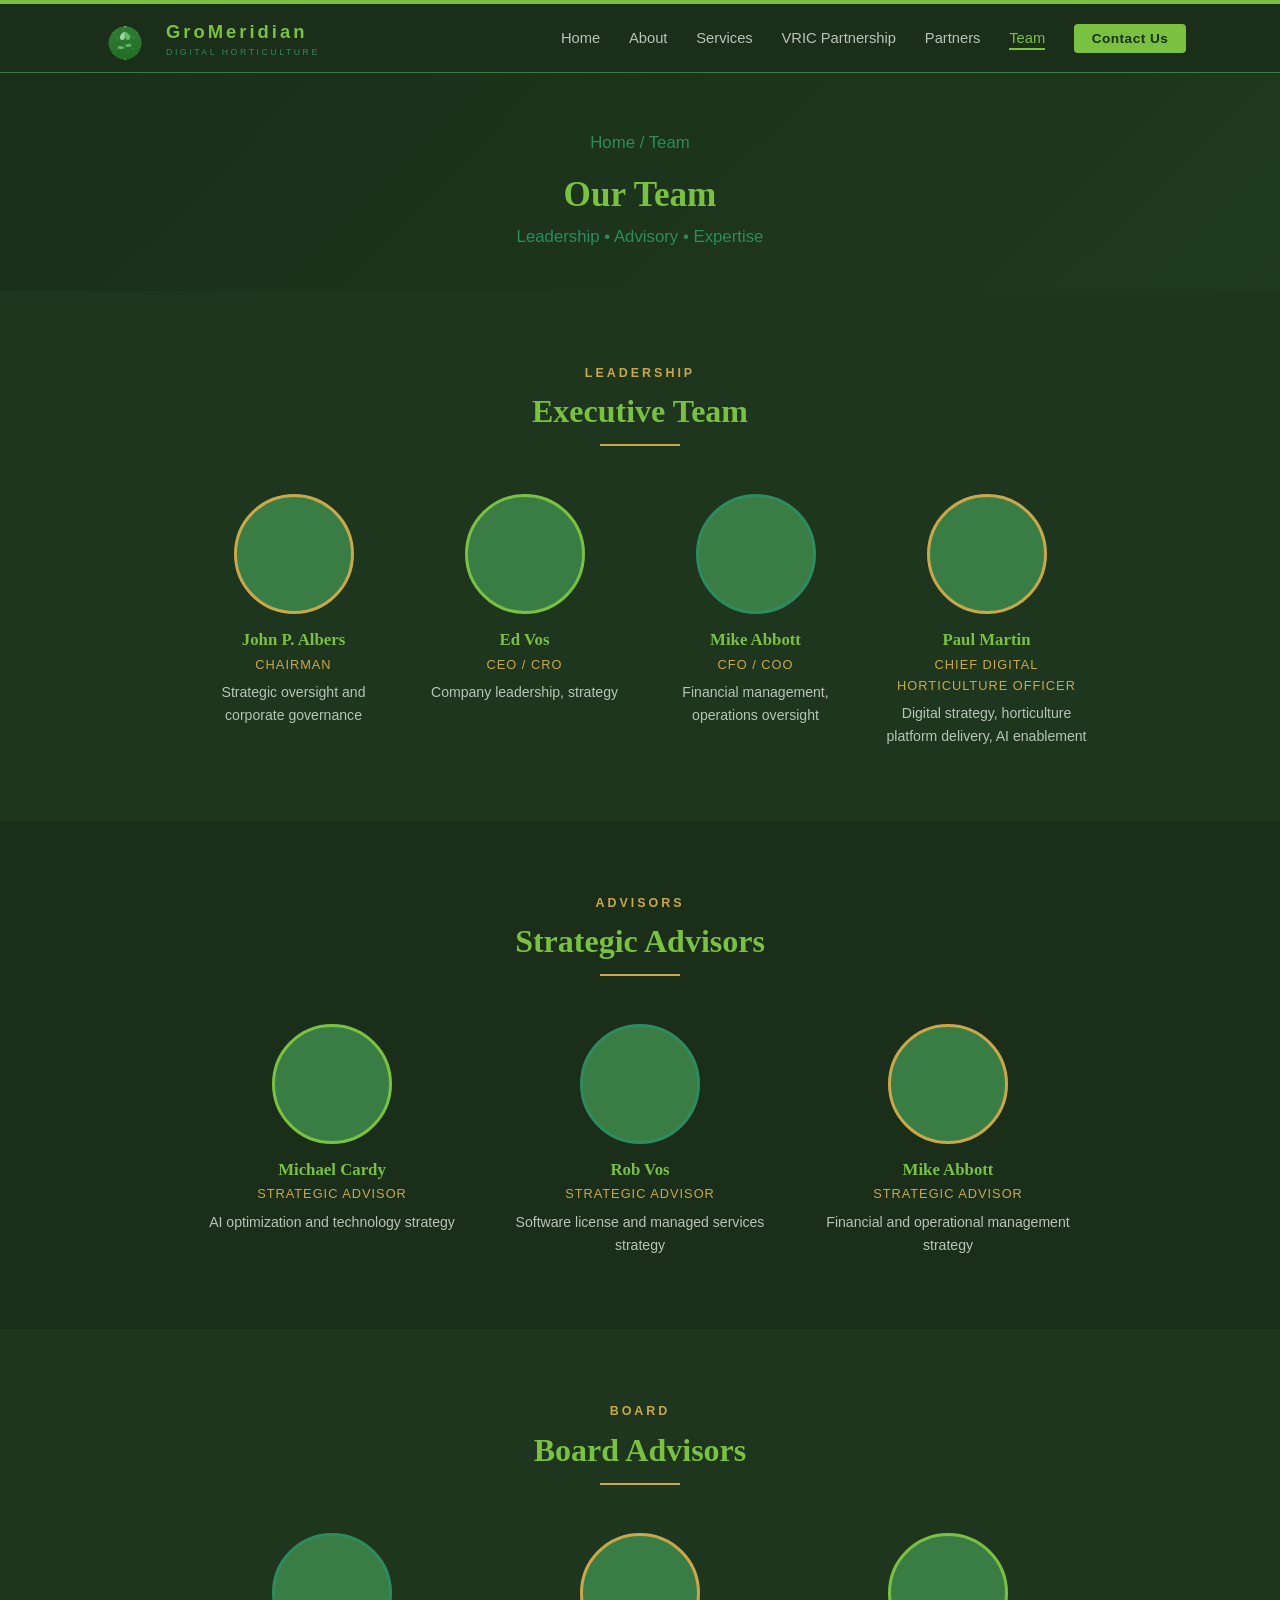
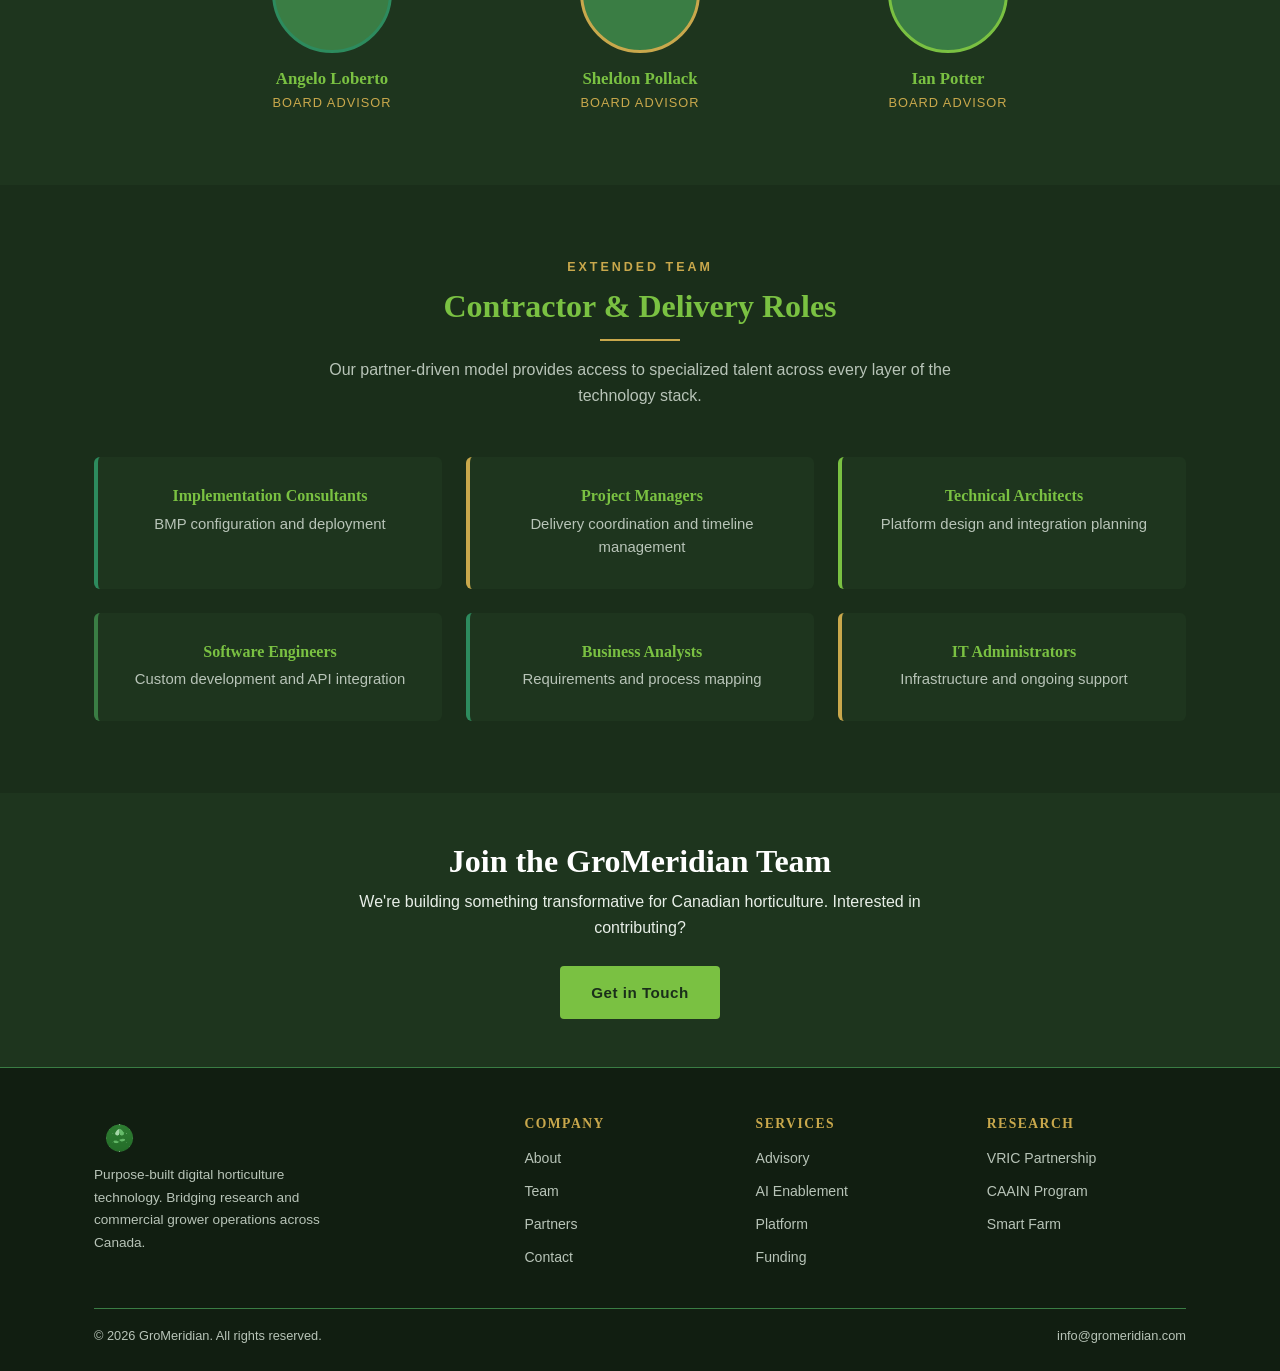
<file: Archive/team.html>
<!DOCTYPE html>
<html lang="en">
<head>
  <meta charset="UTF-8">
  <meta name="viewport" content="width=device-width, initial-scale=1.0">
  <title>Team | GroMeridian Leadership &amp; Advisors</title>
  <meta name="description" content="Meet the GroMeridian leadership team and advisory board driving digital horticulture innovation across Canada. Led by Chairman John P. Albers, CEO Ed Vos, and CFO Mike Abbott.">
  <meta name="keywords" content="GroMeridian team, digital horticulture leadership, Ed Vos, Mike Abbott, John Albers, Paul Martin, agtech leadership Canada">
  <link rel="canonical" href="https://gromeridian.com/team.html">
  <meta property="og:title" content="Team | GroMeridian Leadership & Advisors">
  <meta property="og:description" content="Meet the leadership team driving digital horticulture innovation across Canada.">
  <meta property="og:url" content="https://gromeridian.com/team.html">
  <script type="application/ld+json">
  {
    "@context": "https://schema.org",
    "@type": "WebPage",
    "name": "GroMeridian Team",
    "description": "Leadership team and advisory board driving digital horticulture innovation across Canada.",
    "mainEntity": {
      "@type": "Organization",
      "name": "GroMeridian",
      "employee": [
        {"@type": "Person", "name": "John P. Albers", "jobTitle": "Chairman"},
        {"@type": "Person", "name": "Ed Vos", "jobTitle": "CEO / CRO"},
        {"@type": "Person", "name": "Mike Abbott", "jobTitle": "CFO / COO"},
        {"@type": "Person", "name": "Paul Martin", "jobTitle": "Chief Digital Horticulture Officer"}
      ]
    }
  }
  </script>
  <link rel="stylesheet" href="css/style.css">
</head>
<body>

<div class="accent-bar"></div>
<header>
  <div class="container">
    <a href="index.html" class="logo-link">
      <img src="images/logo-icon.png" alt="GroMeridian logo" width="44" height="31">
      <div><span>GroMeridian</span><small>Digital Horticulture</small></div>
    </a>
    <button class="menu-toggle" aria-label="Toggle navigation"><span></span><span></span><span></span></button>
    <nav>
      <ul>
        <li><a href="index.html">Home</a></li>
        <li><a href="about.html">About</a></li>
        <li><a href="services.html">Services</a></li>
        <li><a href="vric-partnership.html">VRIC Partnership</a></li>
        <li><a href="partners.html">Partners</a></li>
        <li><a href="team.html">Team</a></li>
        <li><a href="contact.html" class="nav-cta">Contact Us</a></li>
      </ul>
    </nav>
  </div>
</header>

<section class="page-hero">
  <div class="container">
    <p class="breadcrumb"><a href="index.html">Home</a> / Team</p>
    <h1>Our Team</h1>
    <p>Leadership &bull; Advisory &bull; Expertise</p>
  </div>
</section>

<!-- ═══ LEADERSHIP ═══ -->
<section>
  <div class="container">
    <div class="section-header">
      <p class="overline">Leadership</p>
      <h2>Executive Team</h2>
      <div class="divider-line"></div>
    </div>

    <div class="team-grid" style="max-width:900px;margin:0 auto;">
      <div class="team-member">
        <div class="avatar" style="border-color:var(--gold);"></div>
        <h4>John P. Albers</h4>
        <div class="role">Chairman</div>
        <p>Strategic oversight and corporate governance</p>
      </div>
      <div class="team-member">
        <div class="avatar" style="border-color:var(--primary);"></div>
        <h4>Ed Vos</h4>
        <div class="role">CEO / CRO</div>
        <p>Company leadership, strategy</p>
      </div>
      <div class="team-member">
        <div class="avatar" style="border-color:var(--teal);"></div>
        <h4>Mike Abbott</h4>
        <div class="role">CFO / COO</div>
        <p>Financial management, operations oversight</p>
      </div>
      <div class="team-member">
        <div class="avatar" style="border-color:var(--gold);"></div>
        <h4>Paul Martin</h4>
        <div class="role">Chief Digital Horticulture Officer</div>
        <p>Digital strategy, horticulture platform delivery, AI enablement</p>
      </div>
    </div>
  </div>
</section>

<!-- ═══ STRATEGIC ADVISORS ═══ -->
<section>
  <div class="container">
    <div class="section-header">
      <p class="overline">Advisors</p>
      <h2>Strategic Advisors</h2>
      <div class="divider-line"></div>
    </div>

    <div class="team-grid" style="max-width:900px;margin:0 auto;">
      <div class="team-member">
        <div class="avatar" style="border-color:var(--primary);"></div>
        <h4>Michael Cardy</h4>
        <div class="role">Strategic Advisor</div>
        <p>AI optimization and technology strategy</p>
      </div>
      <div class="team-member">
        <div class="avatar" style="border-color:var(--teal);"></div>
        <h4>Rob Vos</h4>
        <div class="role">Strategic Advisor</div>
        <p>Software license and managed services strategy</p>
      </div>
      <div class="team-member">
        <div class="avatar" style="border-color:var(--gold);"></div>
        <h4>Mike Abbott</h4>
        <div class="role">Strategic Advisor</div>
        <p>Financial and operational management strategy</p>
      </div>
    </div>
  </div>
</section>

<!-- ═══ BOARD ADVISORS ═══ -->
<section>
  <div class="container">
    <div class="section-header">
      <p class="overline">Board</p>
      <h2>Board Advisors</h2>
      <div class="divider-line"></div>
    </div>

    <div class="team-grid" style="max-width:900px;margin:0 auto;">
      <div class="team-member">
        <div class="avatar" style="border-color:var(--teal);"></div>
        <h4>Angelo Loberto</h4>
        <div class="role">Board Advisor</div>
      </div>
      <div class="team-member">
        <div class="avatar" style="border-color:var(--gold);"></div>
        <h4>Sheldon Pollack</h4>
        <div class="role">Board Advisor</div>
      </div>
      <div class="team-member">
        <div class="avatar" style="border-color:var(--primary);"></div>
        <h4>Ian Potter</h4>
        <div class="role">Board Advisor</div>
      </div>
    </div>
  </div>
</section>

<!-- ═══ CONTRACTOR ROLES ═══ -->
<section>
  <div class="container">
    <div class="section-header">
      <p class="overline">Extended Team</p>
      <h2>Contractor &amp; Delivery Roles</h2>
      <div class="divider-line"></div>
      <p>Our partner-driven model provides access to specialized talent across every layer of the technology stack.</p>
    </div>
    <div class="card-grid cols-3">
      <div class="card border-teal" style="text-align:center;">
        <h3 style="font-size:1rem;">Implementation Consultants</h3>
        <p>BMP configuration and deployment</p>
      </div>
      <div class="card border-gold" style="text-align:center;">
        <h3 style="font-size:1rem;">Project Managers</h3>
        <p>Delivery coordination and timeline management</p>
      </div>
      <div class="card" style="text-align:center;">
        <h3 style="font-size:1rem;">Technical Architects</h3>
        <p>Platform design and integration planning</p>
      </div>
      <div class="card border-mid" style="text-align:center;">
        <h3 style="font-size:1rem;">Software Engineers</h3>
        <p>Custom development and API integration</p>
      </div>
      <div class="card border-teal" style="text-align:center;">
        <h3 style="font-size:1rem;">Business Analysts</h3>
        <p>Requirements and process mapping</p>
      </div>
      <div class="card border-gold" style="text-align:center;">
        <h3 style="font-size:1rem;">IT Administrators</h3>
        <p>Infrastructure and ongoing support</p>
      </div>
    </div>
  </div>
</section>

<section class="cta-banner">
  <div class="container">
    <h2>Join the GroMeridian Team</h2>
    <p>We're building something transformative for Canadian horticulture. Interested in contributing?</p>
    <a href="contact.html" class="btn btn-primary">Get in Touch</a>
  </div>
</section>

<footer>
  <div class="container">
    <div class="footer-grid">
      <div class="footer-brand"><img src="images/logo-icon.png" alt="GroMeridian" height="36"><p>Purpose-built digital horticulture technology. Bridging research and commercial grower operations across Canada.</p></div>
      <div><h4>Company</h4><ul><li><a href="about.html">About</a></li><li><a href="team.html">Team</a></li><li><a href="partners.html">Partners</a></li><li><a href="contact.html">Contact</a></li></ul></div>
      <div><h4>Services</h4><ul><li><a href="services.html">Advisory</a></li><li><a href="services.html#ai">AI Enablement</a></li><li><a href="services.html#platform">Platform</a></li><li><a href="services.html#funding">Funding</a></li></ul></div>
      <div><h4>Research</h4><ul><li><a href="vric-partnership.html">VRIC Partnership</a></li><li><a href="vric-partnership.html#caain">CAAIN Program</a></li><li><a href="vric-partnership.html#smartfarm">Smart Farm</a></li></ul></div>
    </div>
    <div class="footer-bottom"><span>&copy; 2026 GroMeridian. All rights reserved.</span><span>info@gromeridian.com</span></div>
  </div>
</footer>
<script src="js/main.js"></script>
</body>
</html>
</file>
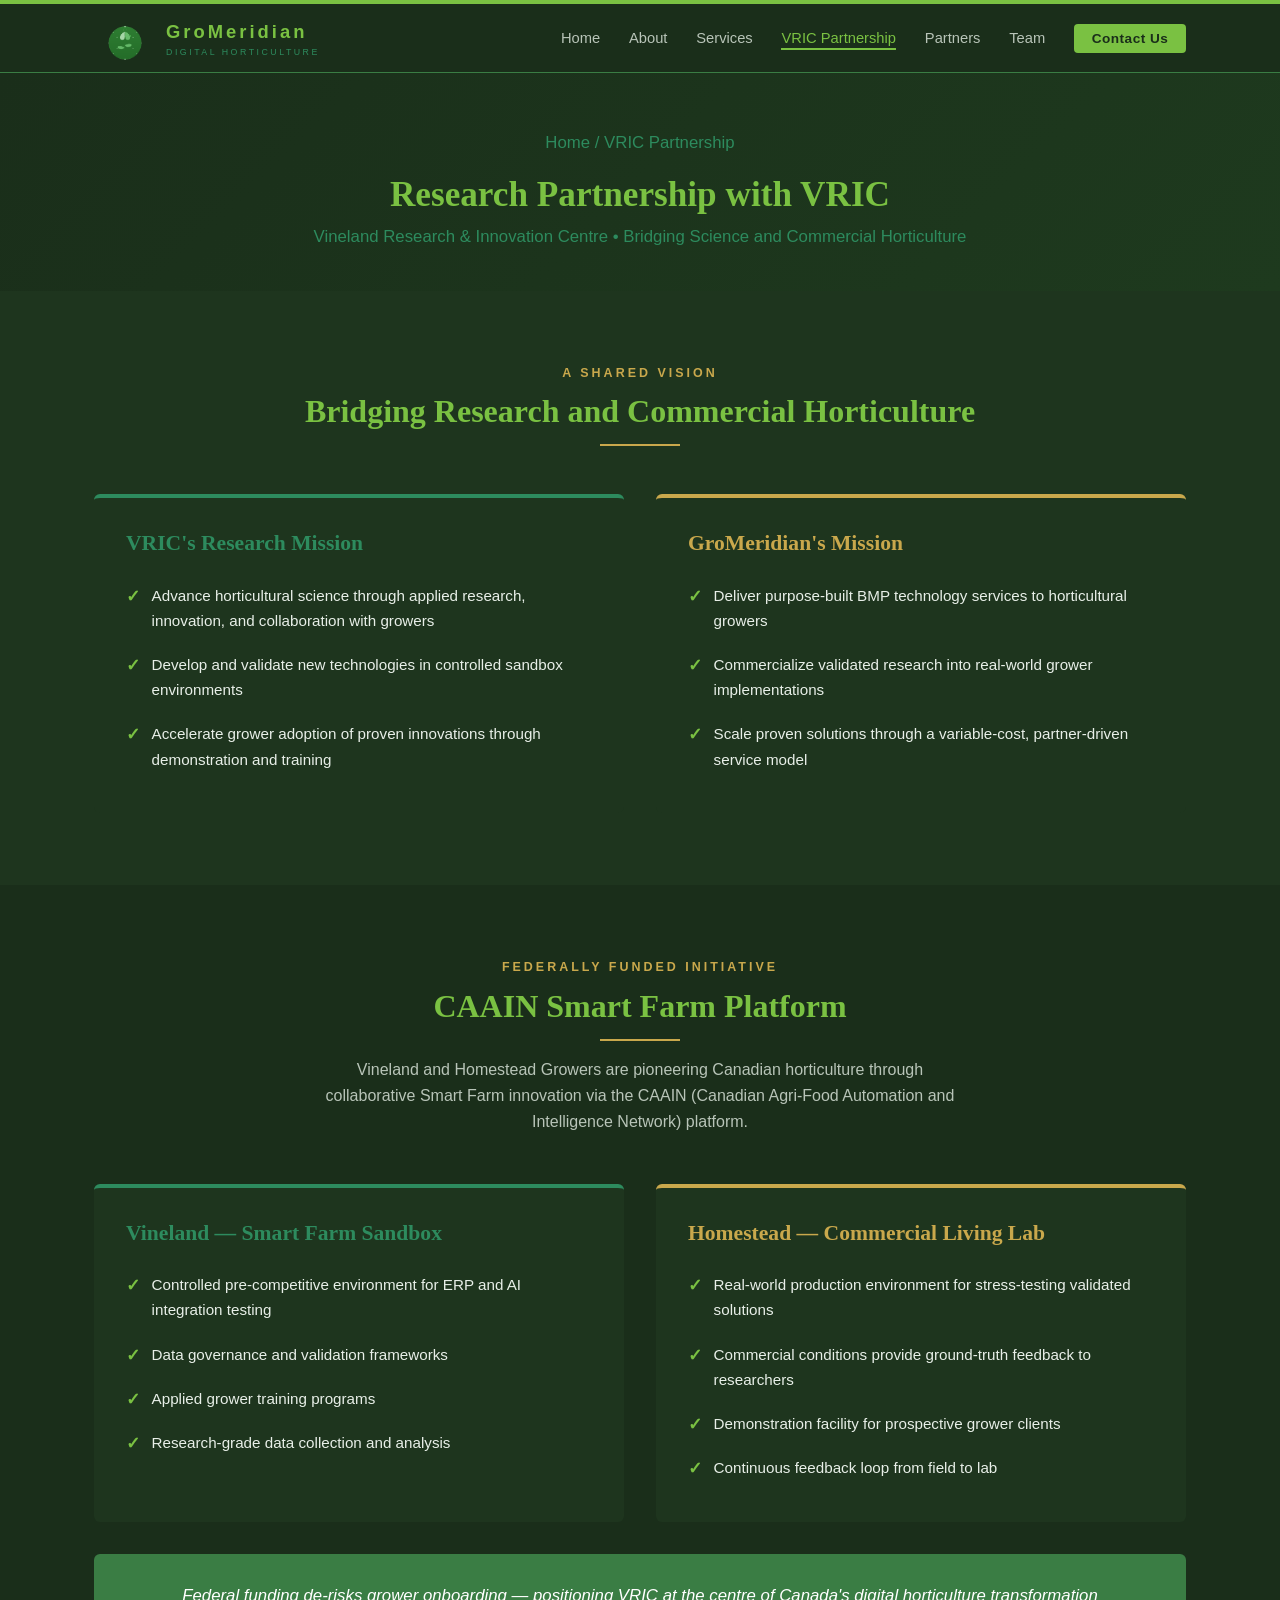
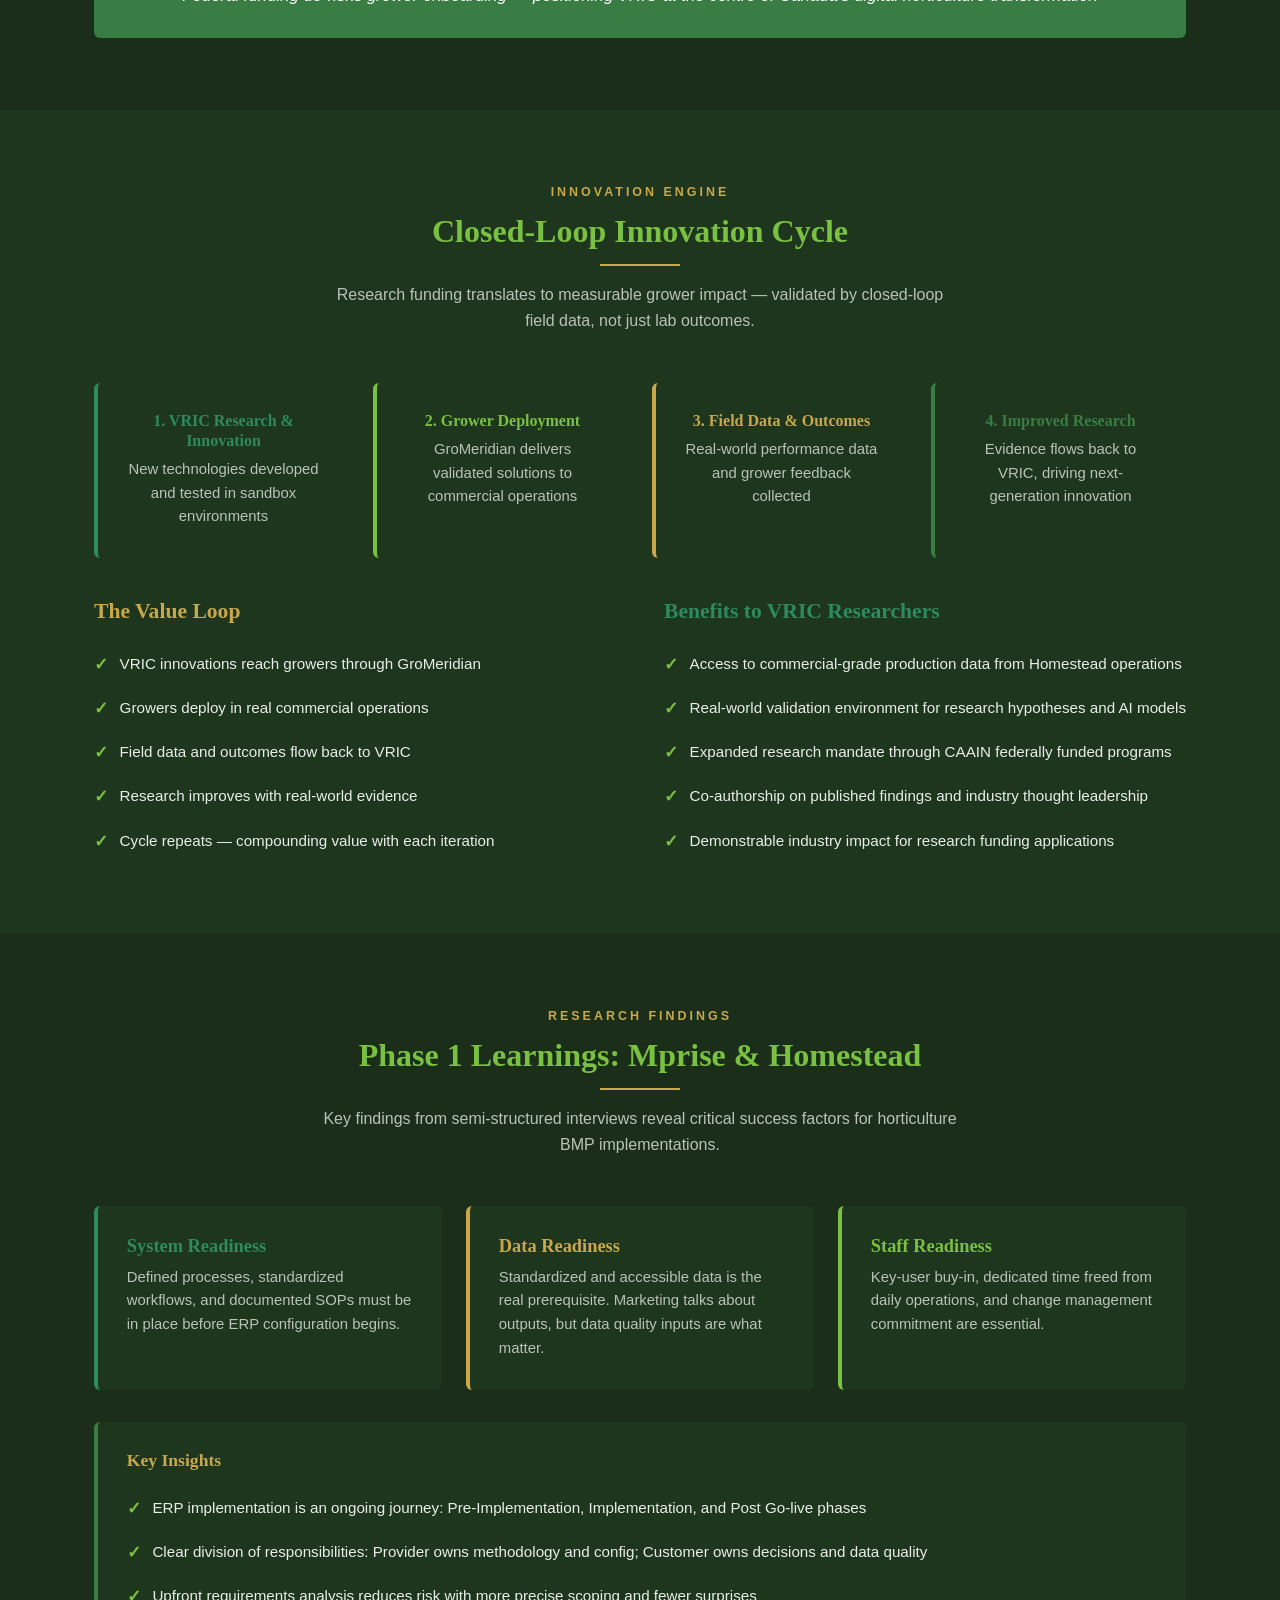
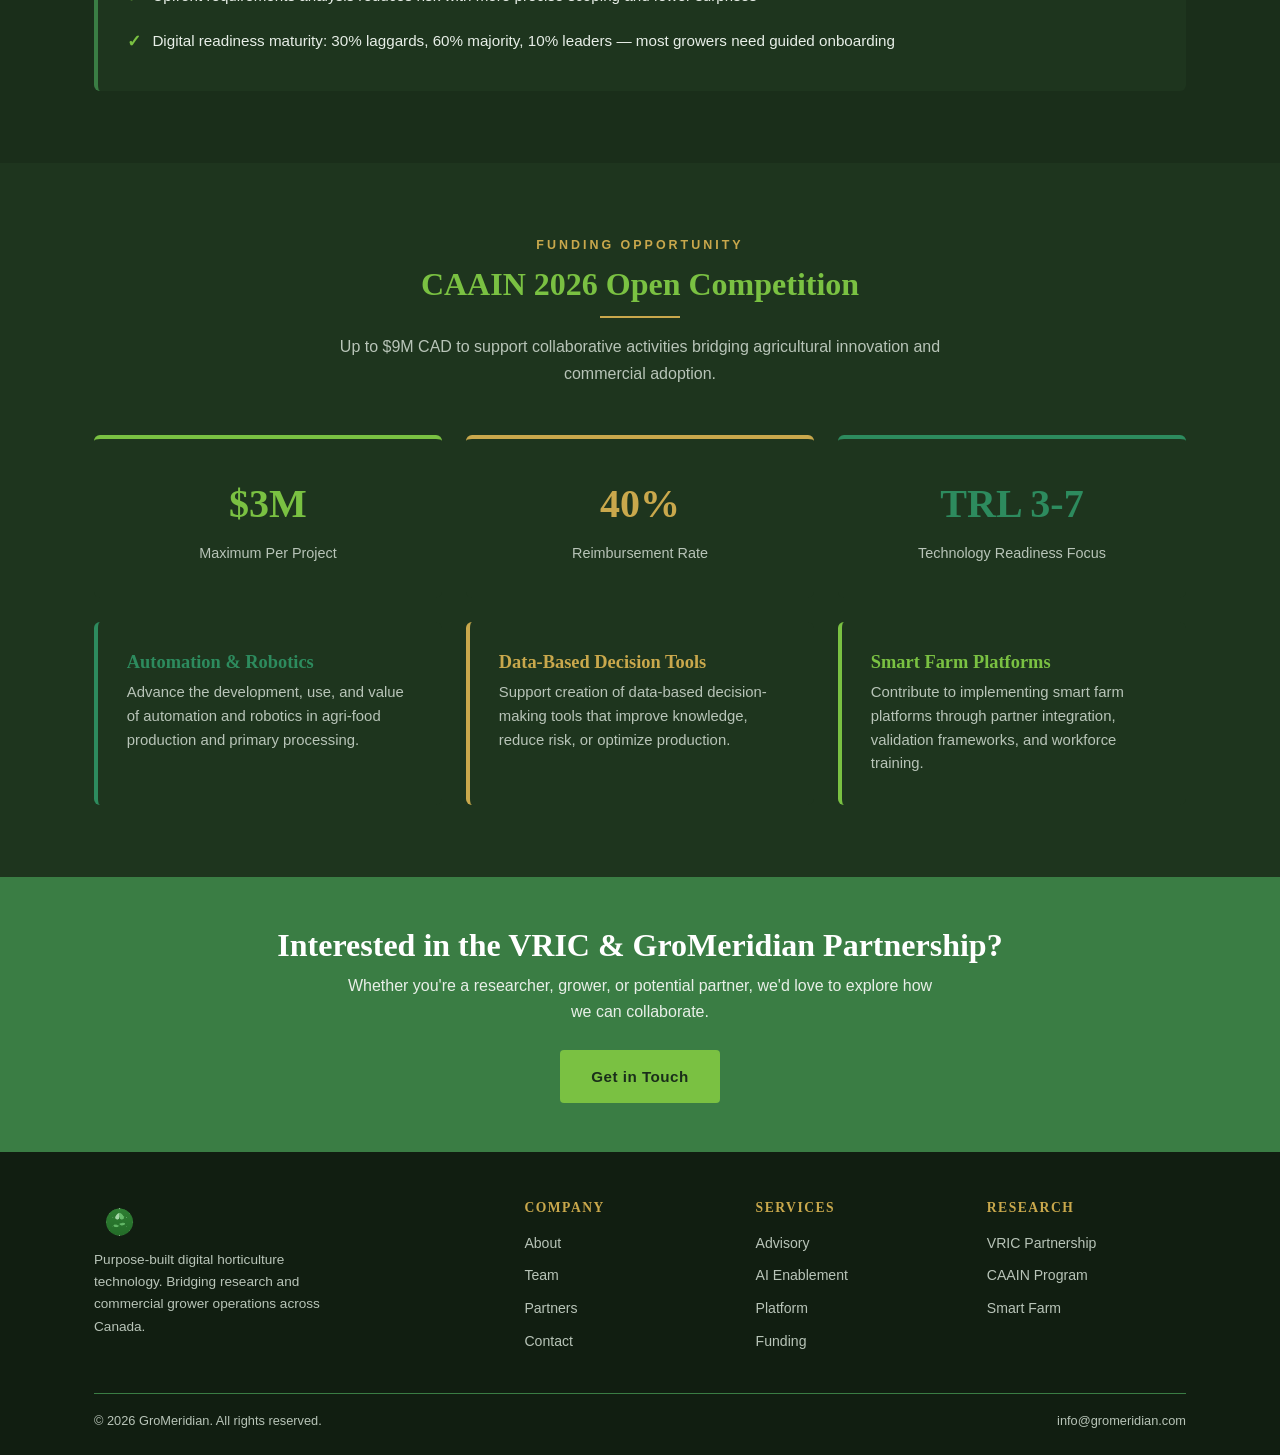
<file: Archive/vric-partnership.html>
<!DOCTYPE html>
<html lang="en">
<head>
  <meta charset="UTF-8">
  <meta name="viewport" content="width=device-width, initial-scale=1.0">
  <title>VRIC Partnership | GroMeridian &amp; Vineland Research Innovation Centre</title>
  <meta name="description" content="GroMeridian partners with Vineland Research & Innovation Centre (VRIC) to bridge horticultural science and commercial grower technology through the CAAIN Smart Farm platform.">
  <meta name="keywords" content="Vineland Research Innovation Centre, VRIC partnership, CAAIN smart farm, horticulture research, smart farm networks, Homestead Living Lab, agricultural innovation Canada, digital horticulture research">
  <link rel="canonical" href="https://gromeridian.com/vric-partnership.html">
  <meta property="og:title" content="VRIC Partnership | GroMeridian & Vineland Research">
  <meta property="og:description" content="Bridging world-class horticultural science with commercial grower technology.">
  <meta property="og:url" content="https://gromeridian.com/vric-partnership.html">
  <script type="application/ld+json">
  {
    "@context": "https://schema.org",
    "@type": "WebPage",
    "name": "VRIC Partnership",
    "description": "GroMeridian's research partnership with Vineland Research & Innovation Centre",
    "about": [
      {"@type": "Organization", "name": "Vineland Research and Innovation Centre", "url": "https://www.vinelandresearch.com"},
      {"@type": "Organization", "name": "GroMeridian"}
    ]
  }
  </script>
  <link rel="stylesheet" href="css/style.css">
</head>
<body>

<div class="accent-bar"></div>
<header>
  <div class="container">
    <a href="index.html" class="logo-link">
      <img src="images/logo-icon.png" alt="GroMeridian logo" width="44" height="31">
      <div><span>GroMeridian</span><small>Digital Horticulture</small></div>
    </a>
    <button class="menu-toggle" aria-label="Toggle navigation"><span></span><span></span><span></span></button>
    <nav>
      <ul>
        <li><a href="index.html">Home</a></li>
        <li><a href="about.html">About</a></li>
        <li><a href="services.html">Services</a></li>
        <li><a href="vric-partnership.html">VRIC Partnership</a></li>
        <li><a href="partners.html">Partners</a></li>
        <li><a href="team.html">Team</a></li>
        <li><a href="contact.html" class="nav-cta">Contact Us</a></li>
      </ul>
    </nav>
  </div>
</header>

<section class="page-hero">
  <div class="container">
    <p class="breadcrumb"><a href="index.html">Home</a> / VRIC Partnership</p>
    <h1>Research Partnership with VRIC</h1>
    <p>Vineland Research &amp; Innovation Centre &bull; Bridging Science and Commercial Horticulture</p>
  </div>
</section>

<!-- ═══ SHARED VISION ═══ -->
<section>
  <div class="container">
    <div class="section-header">
      <p class="overline">A Shared Vision</p>
      <h2>Bridging Research and Commercial Horticulture</h2>
      <div class="divider-line"></div>
    </div>

    <div class="vric-columns">
      <div class="vric-box">
        <h3 style="color:var(--teal);">VRIC's Research Mission</h3>
        <ul class="feature-list" style="margin-top:1rem;">
          <li>Advance horticultural science through applied research, innovation, and collaboration with growers</li>
          <li>Develop and validate new technologies in controlled sandbox environments</li>
          <li>Accelerate grower adoption of proven innovations through demonstration and training</li>
        </ul>
      </div>
      <div class="vric-box gold-border">
        <h3 style="color:var(--gold);">GroMeridian's Mission</h3>
        <ul class="feature-list" style="margin-top:1rem;">
          <li>Deliver purpose-built BMP technology services to horticultural growers</li>
          <li>Commercialize validated research into real-world grower implementations</li>
          <li>Scale proven solutions through a variable-cost, partner-driven service model</li>
        </ul>
      </div>
    </div>
  </div>
</section>

<!-- ═══ CAAIN SMART FARM PLATFORM ═══ -->
<section id="caain">
  <div class="container">
    <div class="section-header">
      <p class="overline">Federally Funded Initiative</p>
      <h2>CAAIN Smart Farm Platform</h2>
      <div class="divider-line"></div>
      <p>Vineland and Homestead Growers are pioneering Canadian horticulture through collaborative Smart Farm innovation via the CAAIN (Canadian Agri-Food Automation and Intelligence Network) platform.</p>
    </div>

    <div class="vric-columns" id="smartfarm">
      <div class="vric-box">
        <h3 style="color:var(--teal);">Vineland &mdash; Smart Farm Sandbox</h3>
        <ul class="feature-list" style="margin-top:1rem;">
          <li>Controlled pre-competitive environment for ERP and AI integration testing</li>
          <li>Data governance and validation frameworks</li>
          <li>Applied grower training programs</li>
          <li>Research-grade data collection and analysis</li>
        </ul>
      </div>
      <div class="vric-box gold-border">
        <h3 style="color:var(--gold);">Homestead &mdash; Commercial Living Lab</h3>
        <ul class="feature-list" style="margin-top:1rem;">
          <li>Real-world production environment for stress-testing validated solutions</li>
          <li>Commercial conditions provide ground-truth feedback to researchers</li>
          <li>Demonstration facility for prospective grower clients</li>
          <li>Continuous feedback loop from field to lab</li>
        </ul>
      </div>
    </div>

    <div class="card" style="margin-top:2rem;text-align:center;background:var(--mid-green);border-left:none;border-radius:6px;">
      <p style="color:var(--white);font-style:italic;font-size:1.05rem;">Federal funding de-risks grower onboarding &mdash; positioning VRIC at the centre of Canada's digital horticulture transformation</p>
    </div>
  </div>
</section>

<!-- ═══ CLOSED-LOOP CYCLE ═══ -->
<section>
  <div class="container">
    <div class="section-header">
      <p class="overline">Innovation Engine</p>
      <h2>Closed-Loop Innovation Cycle</h2>
      <div class="divider-line"></div>
      <p>Research funding translates to measurable grower impact &mdash; validated by closed-loop field data, not just lab outcomes.</p>
    </div>

    <div class="card-grid cols-4">
      <div class="card border-teal" style="text-align:center;">
        <h3 style="color:var(--teal);font-size:1rem;">1. VRIC Research &amp; Innovation</h3>
        <p>New technologies developed and tested in sandbox environments</p>
      </div>
      <div class="card" style="text-align:center;">
        <h3 style="font-size:1rem;">2. Grower Deployment</h3>
        <p>GroMeridian delivers validated solutions to commercial operations</p>
      </div>
      <div class="card border-gold" style="text-align:center;">
        <h3 style="color:var(--gold);font-size:1rem;">3. Field Data &amp; Outcomes</h3>
        <p>Real-world performance data and grower feedback collected</p>
      </div>
      <div class="card border-mid" style="text-align:center;">
        <h3 style="color:var(--mid-green);font-size:1rem;">4. Improved Research</h3>
        <p>Evidence flows back to VRIC, driving next-generation innovation</p>
      </div>
    </div>

    <div class="split" style="margin-top:2.5rem;">
      <div>
        <h3 style="color:var(--gold);margin-bottom:1rem;">The Value Loop</h3>
        <ul class="feature-list">
          <li>VRIC innovations reach growers through GroMeridian</li>
          <li>Growers deploy in real commercial operations</li>
          <li>Field data and outcomes flow back to VRIC</li>
          <li>Research improves with real-world evidence</li>
          <li>Cycle repeats &mdash; compounding value with each iteration</li>
        </ul>
      </div>
      <div>
        <h3 style="color:var(--teal);margin-bottom:1rem;">Benefits to VRIC Researchers</h3>
        <ul class="feature-list">
          <li>Access to commercial-grade production data from Homestead operations</li>
          <li>Real-world validation environment for research hypotheses and AI models</li>
          <li>Expanded research mandate through CAAIN federally funded programs</li>
          <li>Co-authorship on published findings and industry thought leadership</li>
          <li>Demonstrable industry impact for research funding applications</li>
        </ul>
      </div>
    </div>
  </div>
</section>

<!-- ═══ PHASE 1 LEARNINGS ═══ -->
<section>
  <div class="container">
    <div class="section-header">
      <p class="overline">Research Findings</p>
      <h2>Phase 1 Learnings: Mprise &amp; Homestead</h2>
      <div class="divider-line"></div>
      <p>Key findings from semi-structured interviews reveal critical success factors for horticulture BMP implementations.</p>
    </div>

    <div class="card-grid cols-3">
      <article class="card border-teal">
        <h3 style="color:var(--teal);">System Readiness</h3>
        <p>Defined processes, standardized workflows, and documented SOPs must be in place before ERP configuration begins.</p>
      </article>
      <article class="card border-gold">
        <h3 style="color:var(--gold);">Data Readiness</h3>
        <p>Standardized and accessible data is the real prerequisite. Marketing talks about outputs, but data quality inputs are what matter.</p>
      </article>
      <article class="card">
        <h3>Staff Readiness</h3>
        <p>Key-user buy-in, dedicated time freed from daily operations, and change management commitment are essential.</p>
      </article>
    </div>

    <div class="card" style="margin-top:2rem;border-left-color:var(--mid-green);">
      <h4 style="margin-bottom:.8rem;">Key Insights</h4>
      <ul class="feature-list">
        <li>ERP implementation is an ongoing journey: Pre-Implementation, Implementation, and Post Go-live phases</li>
        <li>Clear division of responsibilities: Provider owns methodology and config; Customer owns decisions and data quality</li>
        <li>Upfront requirements analysis reduces risk with more precise scoping and fewer surprises</li>
        <li>Digital readiness maturity: 30% laggards, 60% majority, 10% leaders &mdash; most growers need guided onboarding</li>
      </ul>
    </div>
  </div>
</section>

<!-- ═══ CAAIN FUNDING ═══ -->
<section>
  <div class="container">
    <div class="section-header">
      <p class="overline">Funding Opportunity</p>
      <h2>CAAIN 2026 Open Competition</h2>
      <div class="divider-line"></div>
      <p>Up to $9M CAD to support collaborative activities bridging agricultural innovation and commercial adoption.</p>
    </div>

    <div class="card-grid cols-3">
      <div class="stat-card" style="border-top:4px solid var(--primary);">
        <div class="stat-value" style="color:var(--primary);">$3M</div>
        <div class="stat-label">Maximum Per Project</div>
      </div>
      <div class="stat-card" style="border-top:4px solid var(--gold);">
        <div class="stat-value" style="color:var(--gold);">40%</div>
        <div class="stat-label">Reimbursement Rate</div>
      </div>
      <div class="stat-card" style="border-top:4px solid var(--teal);">
        <div class="stat-value" style="color:var(--teal);">TRL 3-7</div>
        <div class="stat-label">Technology Readiness Focus</div>
      </div>
    </div>

    <div class="card-grid cols-3" style="margin-top:1.5rem;">
      <article class="card border-teal">
        <h3 style="color:var(--teal);">Automation &amp; Robotics</h3>
        <p>Advance the development, use, and value of automation and robotics in agri-food production and primary processing.</p>
      </article>
      <article class="card border-gold">
        <h3 style="color:var(--gold);">Data-Based Decision Tools</h3>
        <p>Support creation of data-based decision-making tools that improve knowledge, reduce risk, or optimize production.</p>
      </article>
      <article class="card">
        <h3>Smart Farm Platforms</h3>
        <p>Contribute to implementing smart farm platforms through partner integration, validation frameworks, and workforce training.</p>
      </article>
    </div>
  </div>
</section>

<section class="cta-banner">
  <div class="container">
    <h2>Interested in the VRIC &amp; GroMeridian Partnership?</h2>
    <p>Whether you're a researcher, grower, or potential partner, we'd love to explore how we can collaborate.</p>
    <a href="contact.html" class="btn btn-primary">Get in Touch</a>
  </div>
</section>

<footer>
  <div class="container">
    <div class="footer-grid">
      <div class="footer-brand"><img src="images/logo-icon.png" alt="GroMeridian" height="36"><p>Purpose-built digital horticulture technology. Bridging research and commercial grower operations across Canada.</p></div>
      <div><h4>Company</h4><ul><li><a href="about.html">About</a></li><li><a href="team.html">Team</a></li><li><a href="partners.html">Partners</a></li><li><a href="contact.html">Contact</a></li></ul></div>
      <div><h4>Services</h4><ul><li><a href="services.html">Advisory</a></li><li><a href="services.html#ai">AI Enablement</a></li><li><a href="services.html#platform">Platform</a></li><li><a href="services.html#funding">Funding</a></li></ul></div>
      <div><h4>Research</h4><ul><li><a href="vric-partnership.html">VRIC Partnership</a></li><li><a href="vric-partnership.html#caain">CAAIN Program</a></li><li><a href="vric-partnership.html#smartfarm">Smart Farm</a></li></ul></div>
    </div>
    <div class="footer-bottom"><span>&copy; 2026 GroMeridian. All rights reserved.</span><span>info@gromeridian.com</span></div>
  </div>
</footer>
<script src="js/main.js"></script>
</body>
</html>
</file>
<file: css/style.css>
/* ══════════════════════════════════════
   GrowMeridian — Global Styles
   Brand: Digital Horticulture
   ══════════════════════════════════════ */

:root {
  --dark-bg: #1A2E1A;
  --primary: #7AC142;
  --gold: #C9A84C;
  --teal: #2D8B5E;
  --mid-green: #3A7D44;
  --card-bg: #1E351E;
  --white: #FFFFFF;
  --gray: #B8C4B8;
  --body-txt: #E8EFE8;
  --light-bg: #F5F8F0;
  --font-heading: Georgia, 'Times New Roman', serif;
  --font-body: Calibri, 'Segoe UI', Tahoma, sans-serif;
}

/* ── Reset ── */
*, *::before, *::after { box-sizing: border-box; margin: 0; padding: 0; }

html { scroll-behavior: smooth; font-size: 16px; }

body {
  font-family: var(--font-body);
  background: var(--dark-bg);
  color: var(--body-txt);
  line-height: 1.65;
  -webkit-font-smoothing: antialiased;
}

img { max-width: 100%; height: auto; display: block; }
a { color: var(--primary); text-decoration: none; transition: color .2s; }
a:hover { color: var(--gold); }

h1, h2, h3, h4 { font-family: var(--font-heading); color: var(--primary); line-height: 1.25; }
h1 { font-size: 2.75rem; }
h2 { font-size: 2rem; margin-bottom: 0.5em; }
h3 { font-size: 1.35rem; margin-bottom: 0.4em; }
h4 { font-size: 1.1rem; color: var(--gold); }

.container { max-width: 1140px; margin: 0 auto; padding: 0 1.5rem; }

/* ── Top Accent Bar ── */
.accent-bar { height: 4px; background: var(--primary); width: 100%; }

/* ══════════════════════════════════════
   HEADER / NAV
   ══════════════════════════════════════ */
header {
  background: var(--dark-bg);
  border-bottom: 1px solid var(--mid-green);
  position: sticky; top: 0; z-index: 100;
}
header .container {
  display: flex; align-items: center; justify-content: space-between;
  padding-top: 0.75rem; padding-bottom: 0.75rem;
}
.logo-link { display: flex; align-items: center; gap: 0.6rem; }
.logo-link img { height: 44px; width: auto; }
.logo-link span {
  font-family: var(--font-body); font-size: 1.15rem;
  color: var(--primary); letter-spacing: 3px; font-weight: 600;
}
.logo-link small {
  display: block; font-size: 0.55rem; color: var(--teal);
  letter-spacing: 2.5px; text-transform: uppercase; margin-top: -2px;
}

nav ul { list-style: none; display: flex; gap: 1.8rem; align-items: center; }
nav a {
  font-size: 0.92rem; color: var(--gray); font-weight: 500;
  transition: color .2s; position: relative;
}
nav a:hover, nav a.active { color: var(--primary); }
nav a::after {
  content: ''; position: absolute; bottom: -4px; left: 0;
  width: 0; height: 2px; background: var(--primary); transition: width .25s;
}
nav a:hover::after, nav a.active::after { width: 100%; }

.nav-cta {
  background: var(--primary); color: var(--dark-bg) !important;
  padding: 0.45rem 1.1rem; border-radius: 4px; font-weight: 700;
  font-size: 0.85rem; letter-spacing: 0.5px;
}
.nav-cta:hover { background: var(--gold); color: var(--dark-bg) !important; }
.nav-cta::after { display: none !important; }

/* Mobile menu toggle */
.menu-toggle { display: none; background: none; border: none; cursor: pointer; padding: 0.5rem; }
.menu-toggle span { display: block; width: 24px; height: 2px; background: var(--primary); margin: 5px 0; transition: .3s; }

/* ══════════════════════════════════════
   HERO
   ══════════════════════════════════════ */
.hero {
  padding: 5rem 0 4rem;
  background: linear-gradient(135deg, var(--dark-bg) 0%, #1e3a1e 50%, var(--dark-bg) 100%);
  text-align: center;
  position: relative;
  overflow: hidden;
}
.hero::before {
  content: ''; position: absolute; top: 0; left: 0; right: 0; bottom: 0;
  background: radial-gradient(ellipse at 50% 40%, rgba(122,193,66,0.06) 0%, transparent 70%);
}
.hero .container { position: relative; z-index: 1; }
.hero h1 { margin-bottom: 0.4em; }
.hero h1 .brand-green { color: var(--primary); }
.hero .tagline {
  font-size: 1.2rem; color: var(--teal); margin-bottom: 1rem;
  letter-spacing: 2px; font-weight: 400;
}
.hero .subtitle {
  font-size: 1.1rem; color: var(--body-txt); max-width: 700px;
  margin: 0 auto 2rem; line-height: 1.7;
}
.hero .cta-row { display: flex; gap: 1rem; justify-content: center; flex-wrap: wrap; }

/* ── Buttons ── */
.btn {
  display: inline-block; padding: 0.75rem 1.8rem; border-radius: 4px;
  font-weight: 700; font-size: 0.95rem; transition: all .25s;
  cursor: pointer; border: 2px solid transparent; letter-spacing: 0.5px;
}
.btn-primary { background: var(--primary); color: var(--dark-bg); }
.btn-primary:hover { background: var(--gold); color: var(--dark-bg); }
.btn-outline {
  background: transparent; border-color: var(--teal); color: var(--teal);
}
.btn-outline:hover { border-color: var(--primary); color: var(--primary); }

/* ══════════════════════════════════════
   SECTIONS
   ══════════════════════════════════════ */
section { padding: 4.5rem 0; }
section:nth-child(even) { background: var(--card-bg); }

.section-header {
  text-align: center; margin-bottom: 3rem;
}
.section-header h2 { margin-bottom: 0.3em; }
.section-header .overline {
  font-size: 0.78rem; color: var(--gold); text-transform: uppercase;
  letter-spacing: 3px; font-weight: 700; margin-bottom: 0.5rem;
}
.section-header p {
  max-width: 640px; margin: 0 auto; color: var(--gray); font-size: 1rem;
}
.divider-line {
  width: 80px; height: 2px; background: var(--gold);
  margin: 0.8rem auto 1rem;
}

/* ── Cards ── */
.card-grid { display: grid; gap: 1.5rem; }
.card-grid.cols-2 { grid-template-columns: repeat(2, 1fr); }
.card-grid.cols-3 { grid-template-columns: repeat(3, 1fr); }
.card-grid.cols-4 { grid-template-columns: repeat(4, 1fr); }

.card {
  background: var(--card-bg); border-radius: 6px; padding: 1.8rem;
  border-left: 4px solid var(--primary);
  transition: transform .2s, box-shadow .2s;
}
.card:hover { transform: translateY(-3px); box-shadow: 0 8px 24px rgba(0,0,0,0.3); }
.card.border-teal { border-left-color: var(--teal); }
.card.border-gold { border-left-color: var(--gold); }
.card.border-mid { border-left-color: var(--mid-green); }

.card h3 { font-size: 1.15rem; }
.card p { font-size: 0.93rem; color: var(--gray); line-height: 1.6; }

/* ── Stat Cards ── */
.stat-card {
  text-align: center; background: var(--card-bg); border-radius: 6px;
  padding: 2rem 1.5rem;
}
.stat-card .stat-value {
  font-family: var(--font-heading); font-size: 2.5rem;
  font-weight: 700; margin-bottom: 0.3rem;
}
.stat-card .stat-label { font-size: 0.9rem; color: var(--gray); }

/* ── Two-column split ── */
.split { display: grid; grid-template-columns: 1fr 1fr; gap: 3rem; align-items: start; }
.split.reverse > :first-child { order: 2; }
.split.reverse > :last-child { order: 1; }

/* ── Feature list ── */
.feature-list { list-style: none; }
.feature-list li {
  padding: 0.6rem 0 0.6rem 1.6rem; position: relative;
  font-size: 0.95rem; color: var(--body-txt);
}
.feature-list li::before {
  content: '\2713'; position: absolute; left: 0; color: var(--primary);
  font-weight: 700; font-size: 1.05rem;
}

/* ── Pipeline / Flow ── */
.pipeline { display: flex; align-items: flex-start; gap: 0; justify-content: center; flex-wrap: wrap; }
.pipeline-step {
  flex: 1; min-width: 180px; max-width: 220px; text-align: center;
  padding: 1.5rem 1rem; position: relative;
}
.pipeline-step .step-num {
  width: 48px; height: 48px; border-radius: 50%;
  display: flex; align-items: center; justify-content: center;
  font-family: var(--font-heading); font-size: 1.2rem; font-weight: 700;
  margin: 0 auto 0.8rem; color: var(--dark-bg);
}
.pipeline-step h4 { color: var(--primary); font-size: 1rem; margin-bottom: 0.4rem; }
.pipeline-step p { font-size: 0.85rem; color: var(--gray); }
.pipeline-arrow {
  display: flex; align-items: center; padding-top: 2.5rem;
  color: var(--primary); font-size: 1.5rem;
}

/* ── Team ── */
.team-grid { display: grid; grid-template-columns: repeat(auto-fit, minmax(200px, 1fr)); gap: 1.5rem; }
.team-member { text-align: center; }
.team-member .avatar {
  width: 120px; height: 120px; border-radius: 50%; margin: 0 auto 1rem;
  background: var(--mid-green); overflow: hidden;
  border: 3px solid var(--primary);
}
.team-member .avatar img { width: 100%; height: 100%; object-fit: cover; }
.team-member h4 { color: var(--primary); font-size: 1.05rem; margin-bottom: 0.15rem; }
.team-member .role { font-size: 0.8rem; color: var(--gold); text-transform: uppercase; letter-spacing: 1px; }
.team-member p { font-size: 0.88rem; color: var(--gray); margin-top: 0.4rem; }

/* ── Partners ── */
.partner-grid { display: grid; grid-template-columns: repeat(auto-fit, minmax(280px, 1fr)); gap: 1.2rem; }
.partner-card {
  background: var(--card-bg); border-radius: 6px; padding: 1.3rem 1.5rem;
  border-left: 3px solid var(--teal); display: flex; gap: 1rem; align-items: center;
}
.partner-card h4 { color: var(--primary); font-size: 1rem; margin-bottom: 0.2rem; }
.partner-card p { font-size: 0.85rem; color: var(--gray); }

/* ══════════════════════════════════════
   VRIC PARTNERSHIP SECTION
   ══════════════════════════════════════ */
.vric-hero {
  background: linear-gradient(135deg, var(--dark-bg) 0%, #14291a 100%);
  padding: 4rem 0;
}
.vric-columns { display: grid; grid-template-columns: 1fr 1fr; gap: 2rem; margin-top: 2rem; }
.vric-box {
  background: var(--card-bg); border-radius: 6px; padding: 2rem;
  border-top: 4px solid var(--teal);
}
.vric-box.gold-border { border-top-color: var(--gold); }

/* ── CTA Banner ── */
.cta-banner {
  background: var(--mid-green); padding: 3rem 0; text-align: center;
}
.cta-banner h2 { color: var(--white); margin-bottom: 0.5rem; }
.cta-banner p { color: var(--body-txt); margin-bottom: 1.5rem; max-width: 600px; margin-left: auto; margin-right: auto; }

/* ══════════════════════════════════════
   CONTACT / FORM
   ══════════════════════════════════════ */
.contact-grid { display: grid; grid-template-columns: 1fr 1fr; gap: 3rem; }
.contact-info h3 { margin-bottom: 1rem; }
.contact-info p { margin-bottom: 0.6rem; }
.contact-info a { color: var(--primary); }

.contact-form label {
  display: block; font-size: 0.85rem; color: var(--gold);
  margin-bottom: 0.3rem; font-weight: 600;
}
.contact-form input,
.contact-form textarea,
.contact-form select {
  width: 100%; padding: 0.7rem 1rem; border-radius: 4px;
  border: 1px solid var(--mid-green); background: var(--card-bg);
  color: var(--body-txt); font-family: var(--font-body);
  font-size: 0.95rem; margin-bottom: 1rem; transition: border-color .2s;
}
.contact-form input:focus,
.contact-form textarea:focus,
.contact-form select:focus {
  outline: none; border-color: var(--primary);
}
.contact-form textarea { min-height: 130px; resize: vertical; }

/* ══════════════════════════════════════
   FOOTER
   ══════════════════════════════════════ */
footer {
  background: #111e11; padding: 3rem 0 1.5rem;
  border-top: 1px solid var(--mid-green);
}
.footer-grid { display: grid; grid-template-columns: 2fr 1fr 1fr 1fr; gap: 2rem; margin-bottom: 2rem; }
.footer-brand img { height: 36px; margin-bottom: 0.8rem; }
.footer-brand p { font-size: 0.85rem; color: var(--gray); max-width: 260px; }
footer h4 { font-size: 0.85rem; color: var(--gold); text-transform: uppercase; letter-spacing: 1.5px; margin-bottom: 0.8rem; }
footer ul { list-style: none; }
footer li { margin-bottom: 0.4rem; }
footer li a { font-size: 0.88rem; color: var(--gray); }
footer li a:hover { color: var(--primary); }
.footer-bottom {
  border-top: 1px solid var(--mid-green); padding-top: 1rem;
  display: flex; justify-content: space-between; align-items: center;
  font-size: 0.8rem; color: var(--gray);
}

/* ══════════════════════════════════════
   PAGE-SPECIFIC
   ══════════════════════════════════════ */
.page-hero {
  padding: 3.5rem 0 2.5rem; text-align: center;
  background: linear-gradient(135deg, var(--dark-bg) 0%, #1e3a1e 100%);
}
.page-hero h1 { font-size: 2.2rem; margin-bottom: 0.4rem; }
.page-hero p { color: var(--teal); font-size: 1.05rem; }

.breadcrumb { font-size: 0.82rem; color: var(--gray); margin-bottom: 1rem; }
.breadcrumb a { color: var(--teal); }

/* ══════════════════════════════════════
   RESPONSIVE
   ══════════════════════════════════════ */
@media (max-width: 900px) {
  .card-grid.cols-3, .card-grid.cols-4 { grid-template-columns: repeat(2, 1fr); }
  .split, .vric-columns, .contact-grid { grid-template-columns: 1fr; }
  .footer-grid { grid-template-columns: 1fr 1fr; }
  h1 { font-size: 2rem; }
}
@media (max-width: 640px) {
  .card-grid.cols-2, .card-grid.cols-3, .card-grid.cols-4 { grid-template-columns: 1fr; }
  nav ul { display: none; }
  .menu-toggle { display: block; }
  nav.open ul {
    display: flex; flex-direction: column; position: absolute;
    top: 100%; left: 0; right: 0; background: var(--dark-bg);
    padding: 1rem 1.5rem; border-bottom: 2px solid var(--primary);
  }
  .hero { padding: 3rem 0 2.5rem; }
  .pipeline { flex-direction: column; align-items: center; }
  .pipeline-arrow { transform: rotate(90deg); padding: 0; }
  .footer-grid { grid-template-columns: 1fr; }
}
</file>
<file: Archive/css/style.css>
/* ══════════════════════════════════════
   GroMeridian — Global Styles
   Brand: Digital Horticulture
   ══════════════════════════════════════ */

:root {
  --dark-bg: #1A2E1A;
  --primary: #7AC142;
  --gold: #C9A84C;
  --teal: #2D8B5E;
  --mid-green: #3A7D44;
  --card-bg: #1E351E;
  --white: #FFFFFF;
  --gray: #B8C4B8;
  --body-txt: #E8EFE8;
  --light-bg: #F5F8F0;
  --font-heading: Georgia, 'Times New Roman', serif;
  --font-body: Calibri, 'Segoe UI', Tahoma, sans-serif;
}

/* ── Reset ── */
*, *::before, *::after { box-sizing: border-box; margin: 0; padding: 0; }

html { scroll-behavior: smooth; font-size: 16px; }

body {
  font-family: var(--font-body);
  background: var(--dark-bg);
  color: var(--body-txt);
  line-height: 1.65;
  -webkit-font-smoothing: antialiased;
}

img { max-width: 100%; height: auto; display: block; }
a { color: var(--primary); text-decoration: none; transition: color .2s; }
a:hover { color: var(--gold); }

h1, h2, h3, h4 { font-family: var(--font-heading); color: var(--primary); line-height: 1.25; }
h1 { font-size: 2.75rem; }
h2 { font-size: 2rem; margin-bottom: 0.5em; }
h3 { font-size: 1.35rem; margin-bottom: 0.4em; }
h4 { font-size: 1.1rem; color: var(--gold); }

.container { max-width: 1140px; margin: 0 auto; padding: 0 1.5rem; }

/* ── Top Accent Bar ── */
.accent-bar { height: 4px; background: var(--primary); width: 100%; }

/* ══════════════════════════════════════
   HEADER / NAV
   ══════════════════════════════════════ */
header {
  background: var(--dark-bg);
  border-bottom: 1px solid var(--mid-green);
  position: sticky; top: 0; z-index: 100;
}
header .container {
  display: flex; align-items: center; justify-content: space-between;
  padding-top: 0.75rem; padding-bottom: 0.75rem;
}
.logo-link { display: flex; align-items: center; gap: 0.6rem; }
.logo-link img { height: 44px; width: auto; }
.logo-link span {
  font-family: var(--font-body); font-size: 1.15rem;
  color: var(--primary); letter-spacing: 3px; font-weight: 600;
}
.logo-link small {
  display: block; font-size: 0.55rem; color: var(--teal);
  letter-spacing: 2.5px; text-transform: uppercase; margin-top: -2px;
}

nav ul { list-style: none; display: flex; gap: 1.8rem; align-items: center; }
nav a {
  font-size: 0.92rem; color: var(--gray); font-weight: 500;
  transition: color .2s; position: relative;
}
nav a:hover, nav a.active { color: var(--primary); }
nav a::after {
  content: ''; position: absolute; bottom: -4px; left: 0;
  width: 0; height: 2px; background: var(--primary); transition: width .25s;
}
nav a:hover::after, nav a.active::after { width: 100%; }

.nav-cta {
  background: var(--primary); color: var(--dark-bg) !important;
  padding: 0.45rem 1.1rem; border-radius: 4px; font-weight: 700;
  font-size: 0.85rem; letter-spacing: 0.5px;
}
.nav-cta:hover { background: var(--gold); color: var(--dark-bg) !important; }
.nav-cta::after { display: none !important; }

/* Mobile menu toggle */
.menu-toggle { display: none; background: none; border: none; cursor: pointer; padding: 0.5rem; }
.menu-toggle span { display: block; width: 24px; height: 2px; background: var(--primary); margin: 5px 0; transition: .3s; }

/* ══════════════════════════════════════
   HERO
   ══════════════════════════════════════ */
.hero {
  padding: 5rem 0 4rem;
  background: linear-gradient(135deg, var(--dark-bg) 0%, #1e3a1e 50%, var(--dark-bg) 100%);
  text-align: center;
  position: relative;
  overflow: hidden;
}
.hero::before {
  content: ''; position: absolute; top: 0; left: 0; right: 0; bottom: 0;
  background: radial-gradient(ellipse at 50% 40%, rgba(122,193,66,0.06) 0%, transparent 70%);
}
.hero .container { position: relative; z-index: 1; }
.hero h1 { margin-bottom: 0.4em; }
.hero h1 .brand-green { color: var(--primary); }
.hero .tagline {
  font-size: 1.2rem; color: var(--teal); margin-bottom: 1rem;
  letter-spacing: 2px; font-weight: 400;
}
.hero .subtitle {
  font-size: 1.1rem; color: var(--body-txt); max-width: 700px;
  margin: 0 auto 2rem; line-height: 1.7;
}
.hero .cta-row { display: flex; gap: 1rem; justify-content: center; flex-wrap: wrap; }

/* ── Buttons ── */
.btn {
  display: inline-block; padding: 0.75rem 1.8rem; border-radius: 4px;
  font-weight: 700; font-size: 0.95rem; transition: all .25s;
  cursor: pointer; border: 2px solid transparent; letter-spacing: 0.5px;
}
.btn-primary { background: var(--primary); color: var(--dark-bg); }
.btn-primary:hover { background: var(--gold); color: var(--dark-bg); }
.btn-outline {
  background: transparent; border-color: var(--teal); color: var(--teal);
}
.btn-outline:hover { border-color: var(--primary); color: var(--primary); }

/* ══════════════════════════════════════
   SECTIONS
   ══════════════════════════════════════ */
section { padding: 4.5rem 0; }
section:nth-child(even) { background: var(--card-bg); }

.section-header {
  text-align: center; margin-bottom: 3rem;
}
.section-header h2 { margin-bottom: 0.3em; }
.section-header .overline {
  font-size: 0.78rem; color: var(--gold); text-transform: uppercase;
  letter-spacing: 3px; font-weight: 700; margin-bottom: 0.5rem;
}
.section-header p {
  max-width: 640px; margin: 0 auto; color: var(--gray); font-size: 1rem;
}
.divider-line {
  width: 80px; height: 2px; background: var(--gold);
  margin: 0.8rem auto 1rem;
}

/* ── Cards ── */
.card-grid { display: grid; gap: 1.5rem; }
.card-grid.cols-2 { grid-template-columns: repeat(2, 1fr); }
.card-grid.cols-3 { grid-template-columns: repeat(3, 1fr); }
.card-grid.cols-4 { grid-template-columns: repeat(4, 1fr); }

.card {
  background: var(--card-bg); border-radius: 6px; padding: 1.8rem;
  border-left: 4px solid var(--primary);
  transition: transform .2s, box-shadow .2s;
}
.card:hover { transform: translateY(-3px); box-shadow: 0 8px 24px rgba(0,0,0,0.3); }
.card.border-teal { border-left-color: var(--teal); }
.card.border-gold { border-left-color: var(--gold); }
.card.border-mid { border-left-color: var(--mid-green); }

.card h3 { font-size: 1.15rem; }
.card p { font-size: 0.93rem; color: var(--gray); line-height: 1.6; }

/* ── Stat Cards ── */
.stat-card {
  text-align: center; background: var(--card-bg); border-radius: 6px;
  padding: 2rem 1.5rem;
}
.stat-card .stat-value {
  font-family: var(--font-heading); font-size: 2.5rem;
  font-weight: 700; margin-bottom: 0.3rem;
}
.stat-card .stat-label { font-size: 0.9rem; color: var(--gray); }

/* ── Two-column split ── */
.split { display: grid; grid-template-columns: 1fr 1fr; gap: 3rem; align-items: start; }
.split.reverse > :first-child { order: 2; }
.split.reverse > :last-child { order: 1; }

/* ── Feature list ── */
.feature-list { list-style: none; }
.feature-list li {
  padding: 0.6rem 0 0.6rem 1.6rem; position: relative;
  font-size: 0.95rem; color: var(--body-txt);
}
.feature-list li::before {
  content: '\2713'; position: absolute; left: 0; color: var(--primary);
  font-weight: 700; font-size: 1.05rem;
}

/* ── Pipeline / Flow ── */
.pipeline { display: flex; align-items: flex-start; gap: 0; justify-content: center; flex-wrap: wrap; }
.pipeline-step {
  flex: 1; min-width: 180px; max-width: 220px; text-align: center;
  padding: 1.5rem 1rem; position: relative;
}
.pipeline-step .step-num {
  width: 48px; height: 48px; border-radius: 50%;
  display: flex; align-items: center; justify-content: center;
  font-family: var(--font-heading); font-size: 1.2rem; font-weight: 700;
  margin: 0 auto 0.8rem; color: var(--dark-bg);
}
.pipeline-step h4 { color: var(--primary); font-size: 1rem; margin-bottom: 0.4rem; }
.pipeline-step p { font-size: 0.85rem; color: var(--gray); }
.pipeline-arrow {
  display: flex; align-items: center; padding-top: 2.5rem;
  color: var(--primary); font-size: 1.5rem;
}

/* ── Team ── */
.team-grid { display: grid; grid-template-columns: repeat(auto-fit, minmax(200px, 1fr)); gap: 1.5rem; }
.team-member { text-align: center; }
.team-member .avatar {
  width: 120px; height: 120px; border-radius: 50%; margin: 0 auto 1rem;
  background: var(--mid-green); overflow: hidden;
  border: 3px solid var(--primary);
}
.team-member .avatar img { width: 100%; height: 100%; object-fit: cover; }
.team-member h4 { color: var(--primary); font-size: 1.05rem; margin-bottom: 0.15rem; }
.team-member .role { font-size: 0.8rem; color: var(--gold); text-transform: uppercase; letter-spacing: 1px; }
.team-member p { font-size: 0.88rem; color: var(--gray); margin-top: 0.4rem; }

/* ── Partners ── */
.partner-grid { display: grid; grid-template-columns: repeat(auto-fit, minmax(280px, 1fr)); gap: 1.2rem; }
.partner-card {
  background: var(--card-bg); border-radius: 6px; padding: 1.3rem 1.5rem;
  border-left: 3px solid var(--teal); display: flex; gap: 1rem; align-items: center;
}
.partner-card h4 { color: var(--primary); font-size: 1rem; margin-bottom: 0.2rem; }
.partner-card p { font-size: 0.85rem; color: var(--gray); }

/* ══════════════════════════════════════
   VRIC PARTNERSHIP SECTION
   ══════════════════════════════════════ */
.vric-hero {
  background: linear-gradient(135deg, var(--dark-bg) 0%, #14291a 100%);
  padding: 4rem 0;
}
.vric-columns { display: grid; grid-template-columns: 1fr 1fr; gap: 2rem; margin-top: 2rem; }
.vric-box {
  background: var(--card-bg); border-radius: 6px; padding: 2rem;
  border-top: 4px solid var(--teal);
}
.vric-box.gold-border { border-top-color: var(--gold); }

/* ── CTA Banner ── */
.cta-banner {
  background: var(--mid-green); padding: 3rem 0; text-align: center;
}
.cta-banner h2 { color: var(--white); margin-bottom: 0.5rem; }
.cta-banner p { color: var(--body-txt); margin-bottom: 1.5rem; max-width: 600px; margin-left: auto; margin-right: auto; }

/* ══════════════════════════════════════
   CONTACT / FORM
   ══════════════════════════════════════ */
.contact-grid { display: grid; grid-template-columns: 1fr 1fr; gap: 3rem; }
.contact-info h3 { margin-bottom: 1rem; }
.contact-info p { margin-bottom: 0.6rem; }
.contact-info a { color: var(--primary); }

.contact-form label {
  display: block; font-size: 0.85rem; color: var(--gold);
  margin-bottom: 0.3rem; font-weight: 600;
}
.contact-form input,
.contact-form textarea,
.contact-form select {
  width: 100%; padding: 0.7rem 1rem; border-radius: 4px;
  border: 1px solid var(--mid-green); background: var(--card-bg);
  color: var(--body-txt); font-family: var(--font-body);
  font-size: 0.95rem; margin-bottom: 1rem; transition: border-color .2s;
}
.contact-form input:focus,
.contact-form textarea:focus,
.contact-form select:focus {
  outline: none; border-color: var(--primary);
}
.contact-form textarea { min-height: 130px; resize: vertical; }

/* ══════════════════════════════════════
   FOOTER
   ══════════════════════════════════════ */
footer {
  background: #111e11; padding: 3rem 0 1.5rem;
  border-top: 1px solid var(--mid-green);
}
.footer-grid { display: grid; grid-template-columns: 2fr 1fr 1fr 1fr; gap: 2rem; margin-bottom: 2rem; }
.footer-brand img { height: 36px; margin-bottom: 0.8rem; }
.footer-brand p { font-size: 0.85rem; color: var(--gray); max-width: 260px; }
footer h4 { font-size: 0.85rem; color: var(--gold); text-transform: uppercase; letter-spacing: 1.5px; margin-bottom: 0.8rem; }
footer ul { list-style: none; }
footer li { margin-bottom: 0.4rem; }
footer li a { font-size: 0.88rem; color: var(--gray); }
footer li a:hover { color: var(--primary); }
.footer-bottom {
  border-top: 1px solid var(--mid-green); padding-top: 1rem;
  display: flex; justify-content: space-between; align-items: center;
  font-size: 0.8rem; color: var(--gray);
}

/* ══════════════════════════════════════
   PAGE-SPECIFIC
   ══════════════════════════════════════ */
.page-hero {
  padding: 3.5rem 0 2.5rem; text-align: center;
  background: linear-gradient(135deg, var(--dark-bg) 0%, #1e3a1e 100%);
}
.page-hero h1 { font-size: 2.2rem; margin-bottom: 0.4rem; }
.page-hero p { color: var(--teal); font-size: 1.05rem; }

.breadcrumb { font-size: 0.82rem; color: var(--gray); margin-bottom: 1rem; }
.breadcrumb a { color: var(--teal); }

/* ══════════════════════════════════════
   RESPONSIVE
   ══════════════════════════════════════ */
@media (max-width: 900px) {
  .card-grid.cols-3, .card-grid.cols-4 { grid-template-columns: repeat(2, 1fr); }
  .split, .vric-columns, .contact-grid { grid-template-columns: 1fr; }
  .footer-grid { grid-template-columns: 1fr 1fr; }
  h1 { font-size: 2rem; }
}
@media (max-width: 640px) {
  .card-grid.cols-2, .card-grid.cols-3, .card-grid.cols-4 { grid-template-columns: 1fr; }
  nav ul { display: none; }
  .menu-toggle { display: block; }
  nav.open ul {
    display: flex; flex-direction: column; position: absolute;
    top: 100%; left: 0; right: 0; background: var(--dark-bg);
    padding: 1rem 1.5rem; border-bottom: 2px solid var(--primary);
  }
  .hero { padding: 3rem 0 2.5rem; }
  .pipeline { flex-direction: column; align-items: center; }
  .pipeline-arrow { transform: rotate(90deg); padding: 0; }
  .footer-grid { grid-template-columns: 1fr; }
}
</file>
